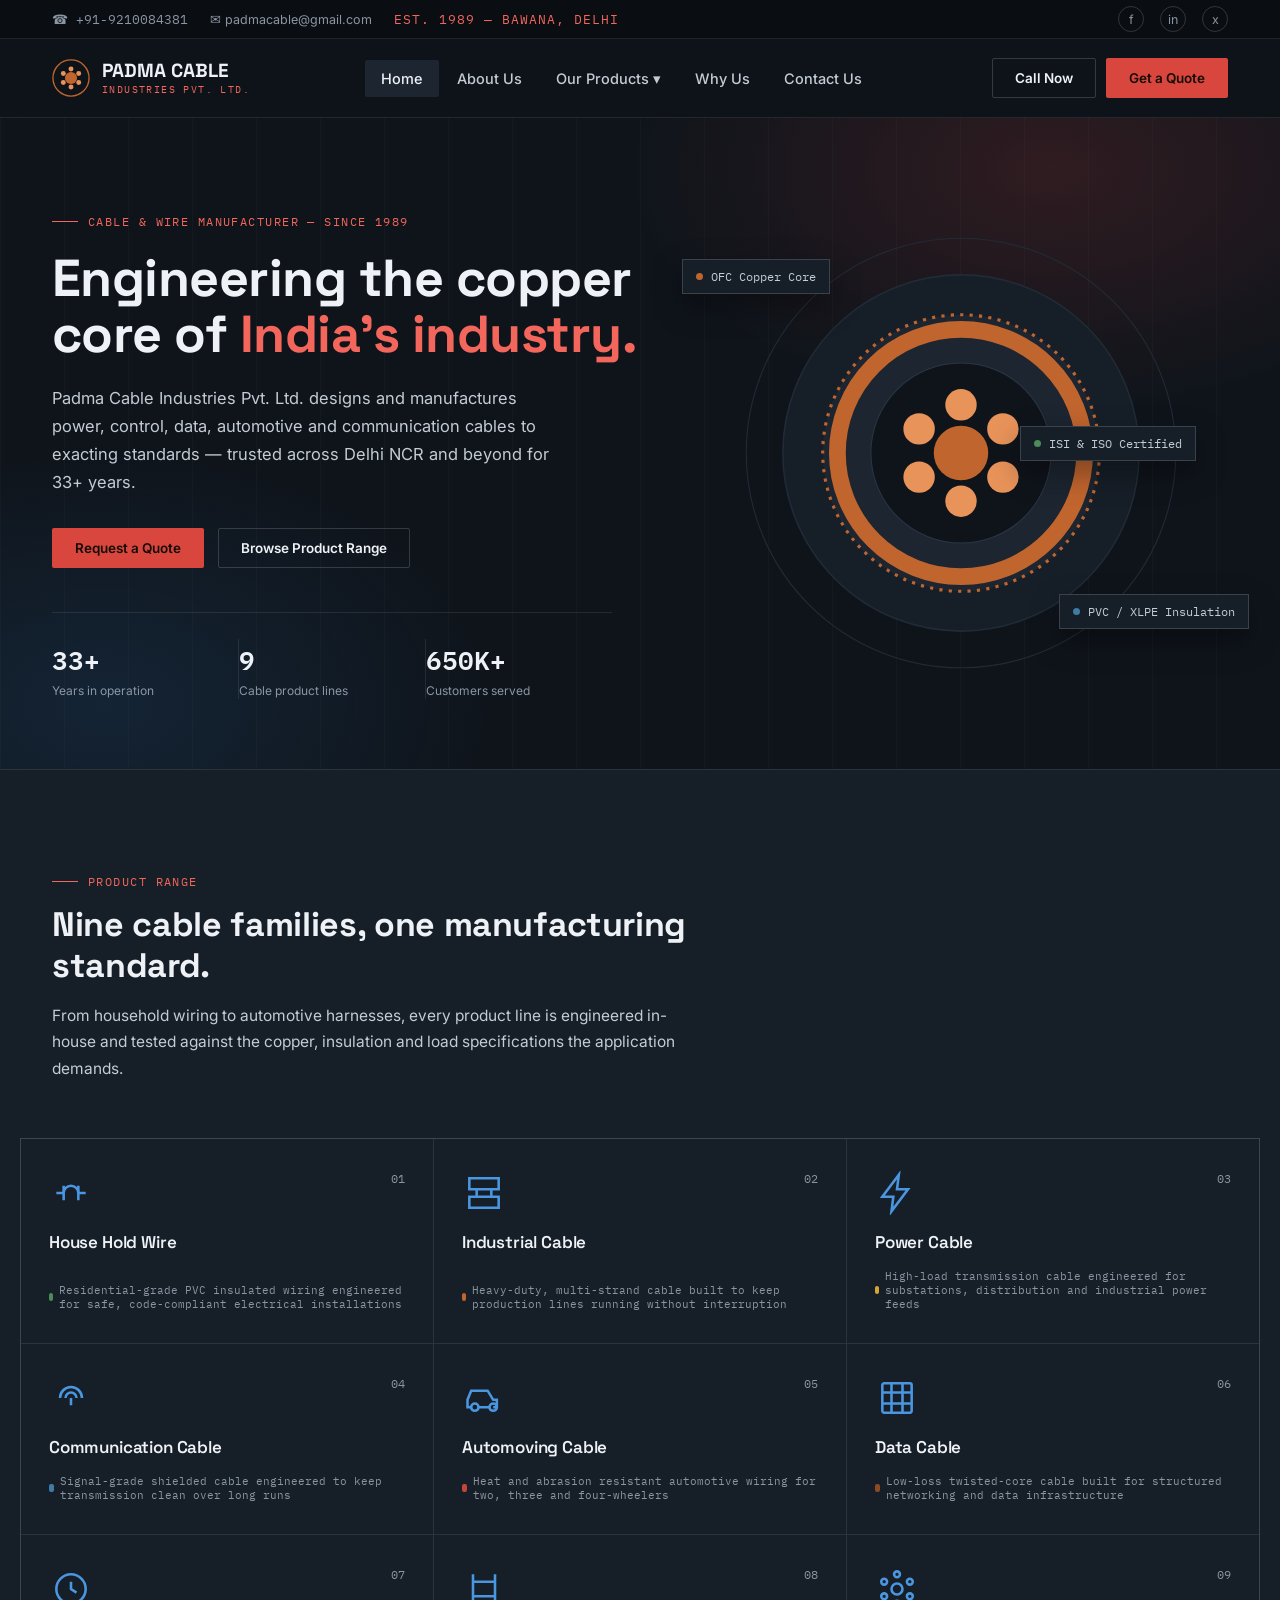
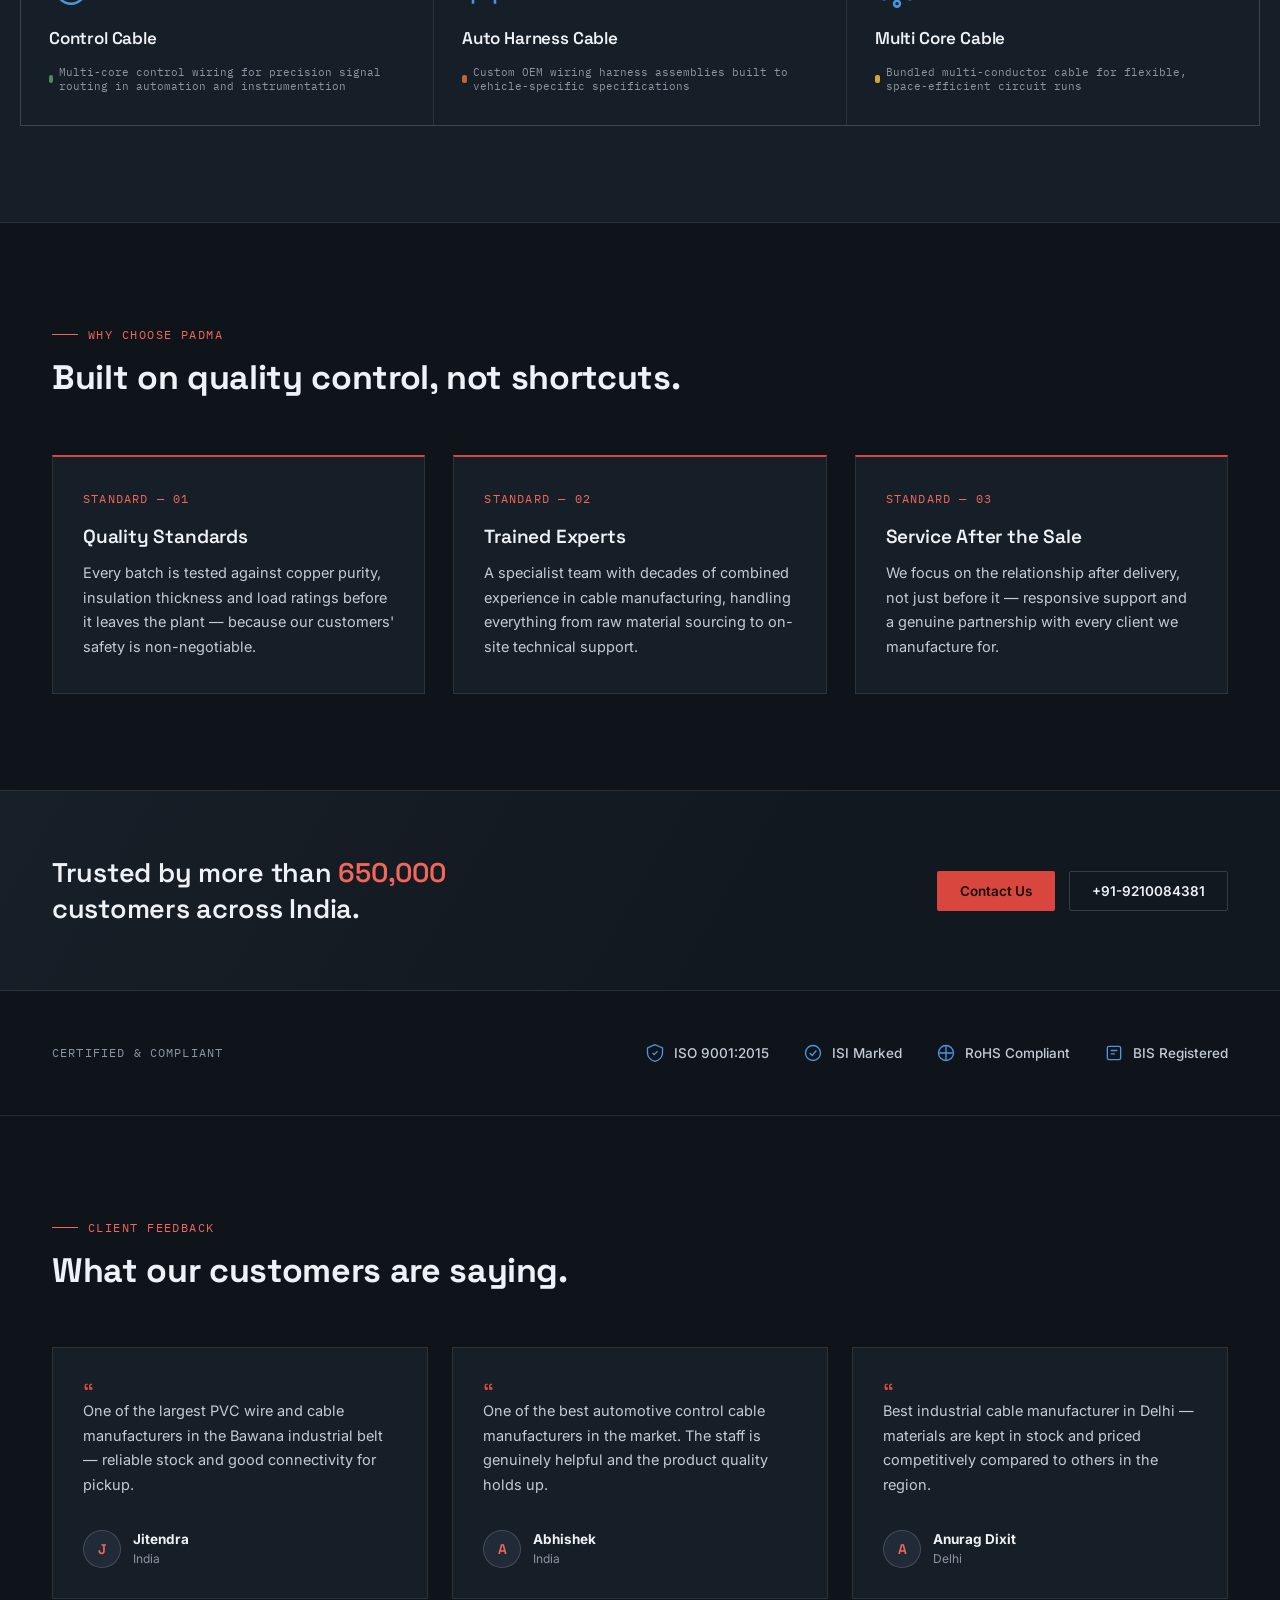
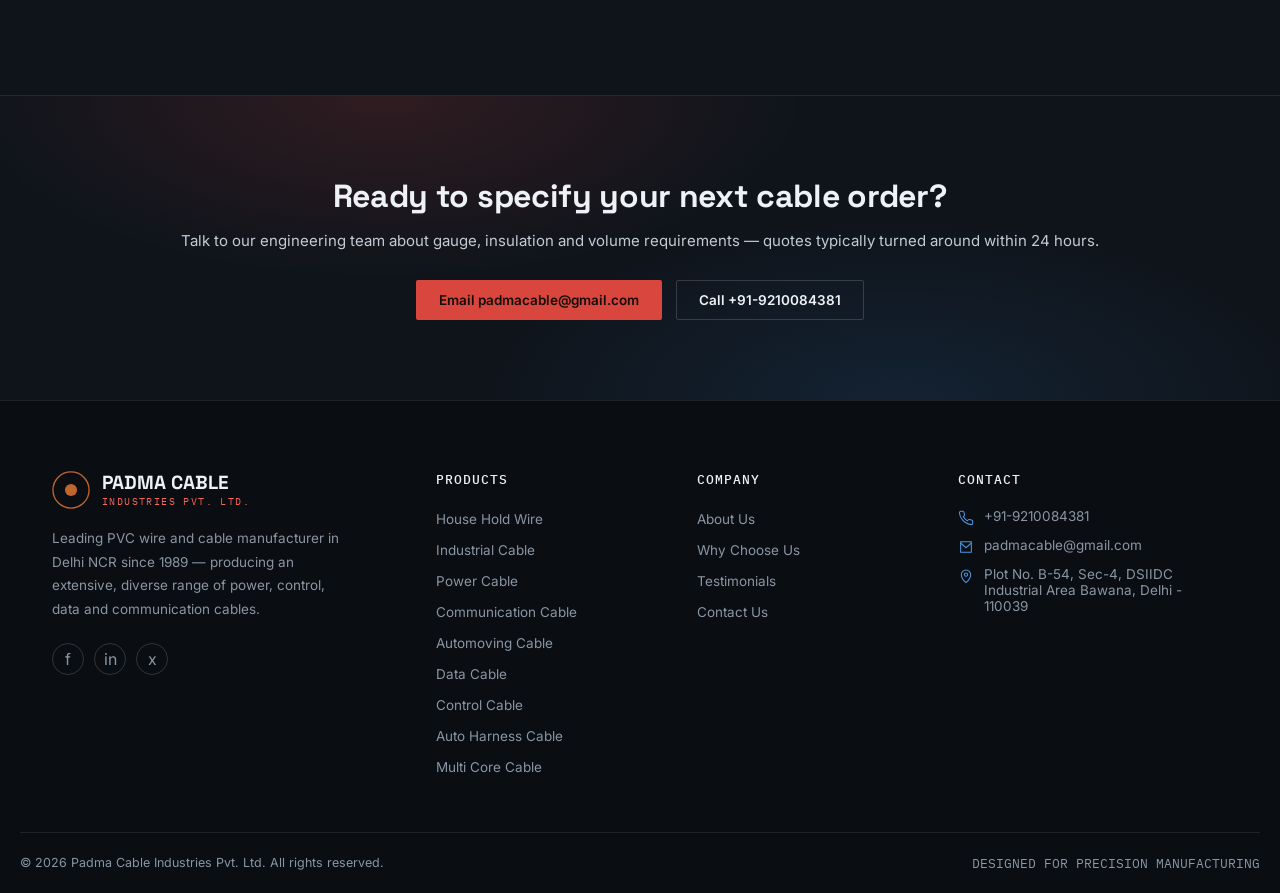
<file: padma-cable-site/index.html>
<!DOCTYPE html>
<html lang="en">
<head>
<meta charset="UTF-8">
<meta name="viewport" content="width=device-width, initial-scale=1.0, maximum-scale=1.0">
<title>Padma Cable Industries Pvt. Ltd. | Cable Manufacturer and Supplier</title>
<meta name="description" content="Leading cable manufacturer and supplier in Delhi, India. PVC wire, data cable, communication, automotive, industrial, power, control &amp; multi core cables.">
<link rel="preconnect" href="https://fonts.googleapis.com">
<link rel="preconnect" href="https://fonts.gstatic.com" crossorigin>
<link href="https://fonts.googleapis.com/css2?family=Space+Grotesk:wght@400;500;600;700&family=Inter:wght@400;500;600;700;800&family=IBM+Plex+Mono:wght@400;500;600&display=swap" rel="stylesheet">
<link rel="stylesheet" href="style.css">

</head>
<body>
<div class="utility-bar">
  <div class="wrap">
    <div class="utility-left">
      <span class="mono">&#9742; +91-9210084381</span>
      <span>&#9993; padmacable@gmail.com</span>
      <span class="est-tag">EST. 1989 &mdash; BAWANA, DELHI</span>
    </div>
    <div class="utility-right">
      <a href="https://www.facebook.com/p/Padma-Cable-Industries-100066925981080/" aria-label="Facebook" target="_blank" rel="noopener">f</a>
      <a href="https://linkedin.com/" aria-label="LinkedIn" target="_blank" rel="noopener">in</a>
      <a href="https://twitter.com/" aria-label="Twitter" target="_blank" rel="noopener">x</a>
    </div>
  </div>
</div>
<header>
  <div class="wrap nav">
    <a class="logo" href="index.html">
      <svg class="logo-mark" viewBox="0 0 40 40" fill="none">
        <circle cx="20" cy="20" r="19" stroke="#C1652E" stroke-width="1.4"/>
        <circle cx="20" cy="20" r="6.4" fill="#C1652E"/>
        <circle cx="20" cy="10.6" r="2.6" fill="#E8935A"/>
        <circle cx="28.1" cy="15.3" r="2.6" fill="#E8935A"/>
        <circle cx="28.1" cy="24.7" r="2.6" fill="#E8935A"/>
        <circle cx="20" cy="29.4" r="2.6" fill="#E8935A"/>
        <circle cx="11.9" cy="24.7" r="2.6" fill="#E8935A"/>
        <circle cx="11.9" cy="15.3" r="2.6" fill="#E8935A"/>
      </svg>
      <div class="logo-text">PADMA CABLE<span>INDUSTRIES PVT. LTD.</span></div>
    </a>

    <nav class="primary-nav">
      <ul>
        <li><a href="index.html" class="active">Home</a></li>
        <li><a href="about.html">About Us</a></li>
        <li class="has-drop">
          <a href="index.html#products">Our Products &#9662;</a>
          <div class="dropdown">
            <a href="house-hold-wire.html"><i></i>House Hold Wire</a>
            <a href="industrial-cable.html"><i></i>Industrial Cable</a>
            <a href="power-cable.html"><i></i>Power Cable</a>
            <a href="communication-cable.html"><i></i>Communication Cable</a>
            <a href="automoving-cable.html"><i></i>Automoving Cable</a>
            <a href="data-cable.html"><i></i>Data Cable</a>
            <a href="control-cable.html"><i></i>Control Cable</a>
            <a href="auto-harness-cable.html"><i></i>Auto Harness Cable</a>
            <a href="multi-core-cable.html"><i></i>Multi Core Cable</a>
          </div>
        </li>
        <li><a href="index.html#why">Why Us</a></li>
        <li><a href="contact.html">Contact Us</a></li>
      </ul>
    </nav>

    <div class="nav-cta">
      <a class="btn btn-ghost" href="tel:+919210084381">Call Now</a>
      <a class="btn btn-primary" href="contact.html">Get a Quote</a>
      <button class="burger" id="burgerBtn" aria-label="Open menu">
        <svg width="24" height="24" viewBox="0 0 24 24" fill="none" stroke="currentColor" stroke-width="2"><line x1="3" y1="6" x2="21" y2="6"/><line x1="3" y1="12" x2="21" y2="12"/><line x1="3" y1="18" x2="21" y2="18"/></svg>
      </button>
    </div>
  </div>
</header>

<div class="scrim" id="scrim"></div>
<div class="mobile-nav" id="mobileNav">
  <button class="close-btn" id="closeNav" aria-label="Close menu">&#10005;</button>
  <ul>
    <li><a href="index.html">Home</a></li>
    <li><a href="about.html">About Us</a></li>
    <li><a href="index.html#products">Our Products</a></li>
    <li><a href="index.html#why">Why Us</a></li>
    <li><a href="contact.html">Contact Us</a></li>
  </ul>
</div>
<section class="hero" id="top">
  <div class="wrap hero-grid">
    <div>
      <div class="eyebrow">Cable &amp; Wire Manufacturer &mdash; Since 1989</div>
      <h1>Engineering the copper core of <em>India's industry.</em></h1>
      <p class="lead">Padma Cable Industries Pvt. Ltd. designs and manufactures power, control, data, automotive and communication cables to exacting standards &mdash; trusted across Delhi NCR and beyond for 33+ years.</p>
      <div class="hero-actions">
        <a class="btn btn-primary" href="contact.html">Request a Quote</a>
        <a class="btn btn-ghost" href="#products">Browse Product Range</a>
      </div>
      <div class="hero-stats">
        <div><b class="mono">33+</b><span>Years in operation</span></div>
        <div><b class="mono">9</b><span>Cable product lines</span></div>
        <div><b class="mono">650K+</b><span>Customers served</span></div>
      </div>
    </div>

    <div class="hero-visual">
      <svg viewBox="0 0 420 420" fill="none">
        <circle cx="210" cy="210" r="205" stroke="#212B37" stroke-width="1"/>
        <circle cx="210" cy="210" r="170" fill="#161E27" stroke="#212B37" stroke-width="1.5"/>
        <circle cx="210" cy="210" r="132" fill="#1C2530" stroke="#C1652E" stroke-width="3" stroke-dasharray="3 6"/>
        <circle cx="210" cy="210" r="118" fill="none" stroke="#C1652E" stroke-width="16"/>
        <circle cx="210" cy="210" r="86" fill="#0F141B" stroke="#2A3644" stroke-width="1"/>
        <g>
          <circle cx="210" cy="210" r="26" fill="#C1652E"/>
          <circle cx="210" cy="164" r="15" fill="#E8935A"/>
          <circle cx="250" cy="187" r="15" fill="#E8935A"/>
          <circle cx="250" cy="233" r="15" fill="#E8935A"/>
          <circle cx="210" cy="256" r="15" fill="#E8935A"/>
          <circle cx="170" cy="233" r="15" fill="#E8935A"/>
          <circle cx="170" cy="187" r="15" fill="#E8935A"/>
        </g>
      </svg>
      <div class="spec-chip chip-1"><i style="background:#C1652E"></i>OFC Copper Core</div>
      <div class="spec-chip chip-2"><i style="background:#3E7CA6"></i>PVC / XLPE Insulation</div>
      <div class="spec-chip chip-3"><i style="background:#4C8C5B"></i>ISI &amp; ISO Certified</div>
    </div>
  </div>
</section>

<section class="products" id="products">
  <div class="wrap">
    <div class="section-head reveal">
      <div class="eyebrow">Product Range</div>
      <h2>Nine cable families, one manufacturing standard.</h2>
      <p>From household wiring to automotive harnesses, every product line is engineered in-house and tested against the copper, insulation and load specifications the application demands.</p>
    </div>
  </div>
  <div class="wrap" style="padding:0;">
    <div class="product-grid">
      <div class="product-card reveal">
        <div class="product-top">
          <svg class="product-icon" viewBox="0 0 24 24" fill="none" stroke="currentColor" stroke-width="1.4"><path d="M4 12h4M16 12h4M8 12a4 4 0 0 1 8 0"/><path d="M8 8v8M16 8v8"/></svg>
          <span class="product-index mono">01</span>
        </div>
        <h3>House Hold Wire</h3>
        <span class="core-tag"><i style="background:#4C8C5B"></i>Residential-grade PVC insulated wiring engineered for safe, code-compliant electrical installations</span>
        <a class="card-link" href="house-hold-wire.html"></a>
        <svg class="arrow" width="16" height="16" viewBox="0 0 24 24" fill="none" stroke="currentColor" stroke-width="2"><path d="M7 17 17 7M7 7h10v10"/></svg>
      </div>
      <div class="product-card reveal">
        <div class="product-top">
          <svg class="product-icon" viewBox="0 0 24 24" fill="none" stroke="currentColor" stroke-width="1.4"><path d="M4 4h16v6H4zM4 14h16v6H4z"/><path d="M8 10v4M16 10v4"/></svg>
          <span class="product-index mono">02</span>
        </div>
        <h3>Industrial Cable</h3>
        <span class="core-tag"><i style="background:#C1652E"></i>Heavy-duty, multi-strand cable built to keep production lines running without interruption</span>
        <a class="card-link" href="industrial-cable.html"></a>
        <svg class="arrow" width="16" height="16" viewBox="0 0 24 24" fill="none" stroke="currentColor" stroke-width="2"><path d="M7 17 17 7M7 7h10v10"/></svg>
      </div>
      <div class="product-card reveal">
        <div class="product-top">
          <svg class="product-icon" viewBox="0 0 24 24" fill="none" stroke="currentColor" stroke-width="1.4"><path d="M13 2 4 14h6l-1 8 9-12h-6z"/></svg>
          <span class="product-index mono">03</span>
        </div>
        <h3>Power Cable</h3>
        <span class="core-tag"><i style="background:#D6A431"></i>High-load transmission cable engineered for substations, distribution and industrial power feeds</span>
        <a class="card-link" href="power-cable.html"></a>
        <svg class="arrow" width="16" height="16" viewBox="0 0 24 24" fill="none" stroke="currentColor" stroke-width="2"><path d="M7 17 17 7M7 7h10v10"/></svg>
      </div>
      <div class="product-card reveal">
        <div class="product-top">
          <svg class="product-icon" viewBox="0 0 24 24" fill="none" stroke="currentColor" stroke-width="1.4"><path d="M6 12a6 6 0 0 1 12 0M9 12a3 3 0 0 1 6 0M12 12v4"/></svg>
          <span class="product-index mono">04</span>
        </div>
        <h3>Communication Cable</h3>
        <span class="core-tag"><i style="background:#3E7CA6"></i>Signal-grade shielded cable engineered to keep transmission clean over long runs</span>
        <a class="card-link" href="communication-cable.html"></a>
        <svg class="arrow" width="16" height="16" viewBox="0 0 24 24" fill="none" stroke="currentColor" stroke-width="2"><path d="M7 17 17 7M7 7h10v10"/></svg>
      </div>
      <div class="product-card reveal">
        <div class="product-top">
          <svg class="product-icon" viewBox="0 0 24 24" fill="none" stroke="currentColor" stroke-width="1.4"><circle cx="7" cy="17" r="2"/><circle cx="17" cy="17" r="2"/><path d="M5 17H3v-4l2-5h9l3 5h2v4h-2M9 17h6"/></svg>
          <span class="product-index mono">05</span>
        </div>
        <h3>Automoving Cable</h3>
        <span class="core-tag"><i style="background:#C4453A"></i>Heat and abrasion resistant automotive wiring for two, three and four-wheelers</span>
        <a class="card-link" href="automoving-cable.html"></a>
        <svg class="arrow" width="16" height="16" viewBox="0 0 24 24" fill="none" stroke="currentColor" stroke-width="2"><path d="M7 17 17 7M7 7h10v10"/></svg>
      </div>
      <div class="product-card reveal">
        <div class="product-top">
          <svg class="product-icon" viewBox="0 0 24 24" fill="none" stroke="currentColor" stroke-width="1.4"><rect x="4" y="4" width="16" height="16" rx="1"/><path d="M9 4v16M15 4v16M4 9h16M4 15h16"/></svg>
          <span class="product-index mono">06</span>
        </div>
        <h3>Data Cable</h3>
        <span class="core-tag"><i style="background:#8A4A24"></i>Low-loss twisted-core cable built for structured networking and data infrastructure</span>
        <a class="card-link" href="data-cable.html"></a>
        <svg class="arrow" width="16" height="16" viewBox="0 0 24 24" fill="none" stroke="currentColor" stroke-width="2"><path d="M7 17 17 7M7 7h10v10"/></svg>
      </div>
      <div class="product-card reveal">
        <div class="product-top">
          <svg class="product-icon" viewBox="0 0 24 24" fill="none" stroke="currentColor" stroke-width="1.4"><circle cx="12" cy="12" r="8"/><path d="M12 8v4l3 2"/></svg>
          <span class="product-index mono">07</span>
        </div>
        <h3>Control Cable</h3>
        <span class="core-tag"><i style="background:#4C8C5B"></i>Multi-core control wiring for precision signal routing in automation and instrumentation</span>
        <a class="card-link" href="control-cable.html"></a>
        <svg class="arrow" width="16" height="16" viewBox="0 0 24 24" fill="none" stroke="currentColor" stroke-width="2"><path d="M7 17 17 7M7 7h10v10"/></svg>
      </div>
      <div class="product-card reveal">
        <div class="product-top">
          <svg class="product-icon" viewBox="0 0 24 24" fill="none" stroke="currentColor" stroke-width="1.4"><path d="M6 4v16M18 4v16M6 8h12M6 16h12"/></svg>
          <span class="product-index mono">08</span>
        </div>
        <h3>Auto Harness Cable</h3>
        <span class="core-tag"><i style="background:#C1652E"></i>Custom OEM wiring harness assemblies built to vehicle-specific specifications</span>
        <a class="card-link" href="auto-harness-cable.html"></a>
        <svg class="arrow" width="16" height="16" viewBox="0 0 24 24" fill="none" stroke="currentColor" stroke-width="2"><path d="M7 17 17 7M7 7h10v10"/></svg>
      </div>
      <div class="product-card reveal">
        <div class="product-top">
          <svg class="product-icon" viewBox="0 0 24 24" fill="none" stroke="currentColor" stroke-width="1.4"><circle cx="12" cy="12" r="3"/><circle cx="12" cy="4" r="1.6"/><circle cx="19" cy="8" r="1.6"/><circle cx="19" cy="16" r="1.6"/><circle cx="12" cy="20" r="1.6"/><circle cx="5" cy="16" r="1.6"/><circle cx="5" cy="8" r="1.6"/></svg>
          <span class="product-index mono">09</span>
        </div>
        <h3>Multi Core Cable</h3>
        <span class="core-tag"><i style="background:#D6A431"></i>Bundled multi-conductor cable for flexible, space-efficient circuit runs</span>
        <a class="card-link" href="multi-core-cable.html"></a>
        <svg class="arrow" width="16" height="16" viewBox="0 0 24 24" fill="none" stroke="currentColor" stroke-width="2"><path d="M7 17 17 7M7 7h10v10"/></svg>
      </div>
    </div>
  </div>
</section>

<section id="why">
  <div class="wrap">
    <div class="section-head reveal">
      <div class="eyebrow">Why Choose Padma</div>
      <h2>Built on quality control, not shortcuts.</h2>
    </div>
    <div class="why-grid">
      <div class="why-card reveal">
        <span class="why-num">STANDARD &mdash; 01</span>
        <h3>Quality Standards</h3>
        <p>Every batch is tested against copper purity, insulation thickness and load ratings before it leaves the plant &mdash; because our customers' safety is non-negotiable.</p>
      </div>
      <div class="why-card reveal">
        <span class="why-num">STANDARD &mdash; 02</span>
        <h3>Trained Experts</h3>
        <p>A specialist team with decades of combined experience in cable manufacturing, handling everything from raw material sourcing to on-site technical support.</p>
      </div>
      <div class="why-card reveal">
        <span class="why-num">STANDARD &mdash; 03</span>
        <h3>Service After the Sale</h3>
        <p>We focus on the relationship after delivery, not just before it &mdash; responsive support and a genuine partnership with every client we manufacture for.</p>
      </div>
    </div>
  </div>
</section>

<section class="trust-banner" id="about">
  <div class="wrap">
    <div class="trust-flex">
      <h2>Trusted by more than <span style="color:var(--copper-bright)">650,000</span> customers across India.</h2>
      <div class="btn-row">
        <a class="btn btn-primary" href="contact.html">Contact Us</a>
        <a class="btn btn-ghost" href="tel:+919210084381">+91-9210084381</a>
      </div>
    </div>
  </div>
</section>

<section class="certs">
  <div class="wrap certs-inner">
    <span class="certs-label">CERTIFIED &amp; COMPLIANT</span>
    <div class="cert-list">
      <div class="cert-item"><svg viewBox="0 0 24 24" fill="none" stroke="currentColor" stroke-width="1.6"><path d="M12 2 3 6v6c0 5 4 9 9 10 5-1 9-5 9-10V6z"/><path d="m9 12 2 2 4-4"/></svg>ISO 9001:2015</div>
      <div class="cert-item"><svg viewBox="0 0 24 24" fill="none" stroke="currentColor" stroke-width="1.6"><circle cx="12" cy="12" r="9"/><path d="m8 12 3 3 5-6"/></svg>ISI Marked</div>
      <div class="cert-item"><svg viewBox="0 0 24 24" fill="none" stroke="currentColor" stroke-width="1.6"><path d="M4 12h16M12 4v16"/><circle cx="12" cy="12" r="9"/></svg>RoHS Compliant</div>
      <div class="cert-item"><svg viewBox="0 0 24 24" fill="none" stroke="currentColor" stroke-width="1.6"><rect x="4" y="4" width="16" height="16" rx="2"/><path d="M8 9h8M8 13h5"/></svg>BIS Registered</div>
    </div>
  </div>
</section>

<section id="testimonials">
  <div class="wrap">
    <div class="section-head reveal">
      <div class="eyebrow">Client Feedback</div>
      <h2>What our customers are saying.</h2>
    </div>
    <div class="testi-grid">
      <div class="testi-card reveal">
        <p class="testi-quote">One of the largest PVC wire and cable manufacturers in the Bawana industrial belt &mdash; reliable stock and good connectivity for pickup.</p>
        <div class="testi-person"><div class="testi-avatar">J</div><div><b>Jitendra</b><span>India</span></div></div>
      </div>
      <div class="testi-card reveal">
        <p class="testi-quote">One of the best automotive control cable manufacturers in the market. The staff is genuinely helpful and the product quality holds up.</p>
        <div class="testi-person"><div class="testi-avatar">A</div><div><b>Abhishek</b><span>India</span></div></div>
      </div>
      <div class="testi-card reveal">
        <p class="testi-quote">Best industrial cable manufacturer in Delhi &mdash; materials are kept in stock and priced competitively compared to others in the region.</p>
        <div class="testi-person"><div class="testi-avatar">A</div><div><b>Anurag Dixit</b><span>Delhi</span></div></div>
      </div>
    </div>
  </div>
</section>

<section class="cta-band" id="contact">
  <div class="wrap">
    <h2>Ready to specify your next cable order?</h2>
    <p>Talk to our engineering team about gauge, insulation and volume requirements &mdash; quotes typically turned around within 24 hours.</p>
    <div class="btn-row">
      <a class="btn btn-primary" href="mailto:padmacable@gmail.com">Email padmacable@gmail.com</a>
      <a class="btn btn-ghost" href="tel:+919210084381">Call +91-9210084381</a>
    </div>
  </div>
</section>
<footer>
  <div class="wrap footer-grid">
    <div class="footer-brand">
      <div class="logo">
        <svg class="logo-mark" viewBox="0 0 40 40" fill="none">
          <circle cx="20" cy="20" r="19" stroke="#C1652E" stroke-width="1.4"/>
          <circle cx="20" cy="20" r="6.4" fill="#C1652E"/>
        </svg>
        <div class="logo-text">PADMA CABLE<span>INDUSTRIES PVT. LTD.</span></div>
      </div>
      <p>Leading PVC wire and cable manufacturer in Delhi NCR since 1989 &mdash; producing an extensive, diverse range of power, control, data and communication cables.</p>
      <div class="footer-social">
        <a href="https://www.facebook.com/p/Padma-Cable-Industries-100066925981080/" target="_blank" rel="noopener" aria-label="Facebook">f</a>
        <a href="https://linkedin.com/" target="_blank" rel="noopener" aria-label="LinkedIn">in</a>
        <a href="https://twitter.com/" target="_blank" rel="noopener" aria-label="Twitter">x</a>
      </div>
    </div>
    <div class="footer-col">
      <h4>Products</h4>
      <ul>
        <li><a href="house-hold-wire.html">House Hold Wire</a></li>
        <li><a href="industrial-cable.html">Industrial Cable</a></li>
        <li><a href="power-cable.html">Power Cable</a></li>
        <li><a href="communication-cable.html">Communication Cable</a></li>
        <li><a href="automoving-cable.html">Automoving Cable</a></li>
        <li><a href="data-cable.html">Data Cable</a></li>
        <li><a href="control-cable.html">Control Cable</a></li>
        <li><a href="auto-harness-cable.html">Auto Harness Cable</a></li>
        <li><a href="multi-core-cable.html">Multi Core Cable</a></li>
      </ul>
    </div>
    <div class="footer-col">
      <h4>Company</h4>
      <ul>
        <li><a href="about.html">About Us</a></li>
        <li><a href="index.html#why">Why Choose Us</a></li>
        <li><a href="index.html#testimonials">Testimonials</a></li>
        <li><a href="contact.html">Contact Us</a></li>
      </ul>
    </div>
    <div class="footer-col">
      <h4>Contact</h4>
      <ul class="footer-contact">
        <li><svg viewBox="0 0 24 24" fill="none" stroke="currentColor" stroke-width="1.6"><path d="M22 16.9v3a2 2 0 0 1-2.2 2 19.8 19.8 0 0 1-8.6-3.1 19.5 19.5 0 0 1-6-6A19.8 19.8 0 0 1 2.1 4.2 2 2 0 0 1 4.1 2h3a2 2 0 0 1 2 1.7c.1 1 .3 2 .6 2.9a2 2 0 0 1-.5 2.1L8 10a16 16 0 0 0 6 6l1.3-1.2a2 2 0 0 1 2.1-.5c.9.3 1.9.5 2.9.6a2 2 0 0 1 1.7 2z"/></svg>+91-9210084381</li>
        <li><svg viewBox="0 0 24 24" fill="none" stroke="currentColor" stroke-width="1.6"><path d="M4 4h16v16H4z"/><path d="m4 6 8 7 8-7"/></svg>padmacable@gmail.com</li>
        <li><svg viewBox="0 0 24 24" fill="none" stroke="currentColor" stroke-width="1.6"><path d="M12 22s7-6.3 7-12a7 7 0 1 0-14 0c0 5.7 7 12 7 12z"/><circle cx="12" cy="10" r="2.4"/></svg>Plot No. B-54, Sec-4, DSIIDC Industrial Area Bawana, Delhi - 110039</li>
      </ul>
    </div>
  </div>
  <div class="wrap footer-bottom">
    <span>&copy; 2026 Padma Cable Industries Pvt. Ltd. All rights reserved.</span>
    <span class="mono">DESIGNED FOR PRECISION MANUFACTURING</span>
  </div>
</footer>
<script>
  const els = document.querySelectorAll('.reveal');
  const io = new IntersectionObserver((entries)=>{
    entries.forEach(e=>{ if(e.isIntersecting){ e.target.classList.add('in'); io.unobserve(e.target); } });
  },{threshold:0.15});
  els.forEach(el=>io.observe(el));

  const burger = document.getElementById('burgerBtn');
  const mobileNav = document.getElementById('mobileNav');
  const scrim = document.getElementById('scrim');
  const closeNav = document.getElementById('closeNav');
  function openNav(){ mobileNav.classList.add('open'); scrim.classList.add('open'); }
  function shutNav(){ mobileNav.classList.remove('open'); scrim.classList.remove('open'); }
  burger.addEventListener('click', openNav);
  closeNav.addEventListener('click', shutNav);
  scrim.addEventListener('click', shutNav);
  mobileNav.querySelectorAll('a').forEach(a=>a.addEventListener('click', shutNav));
</script>
</body>
</html>
</file>
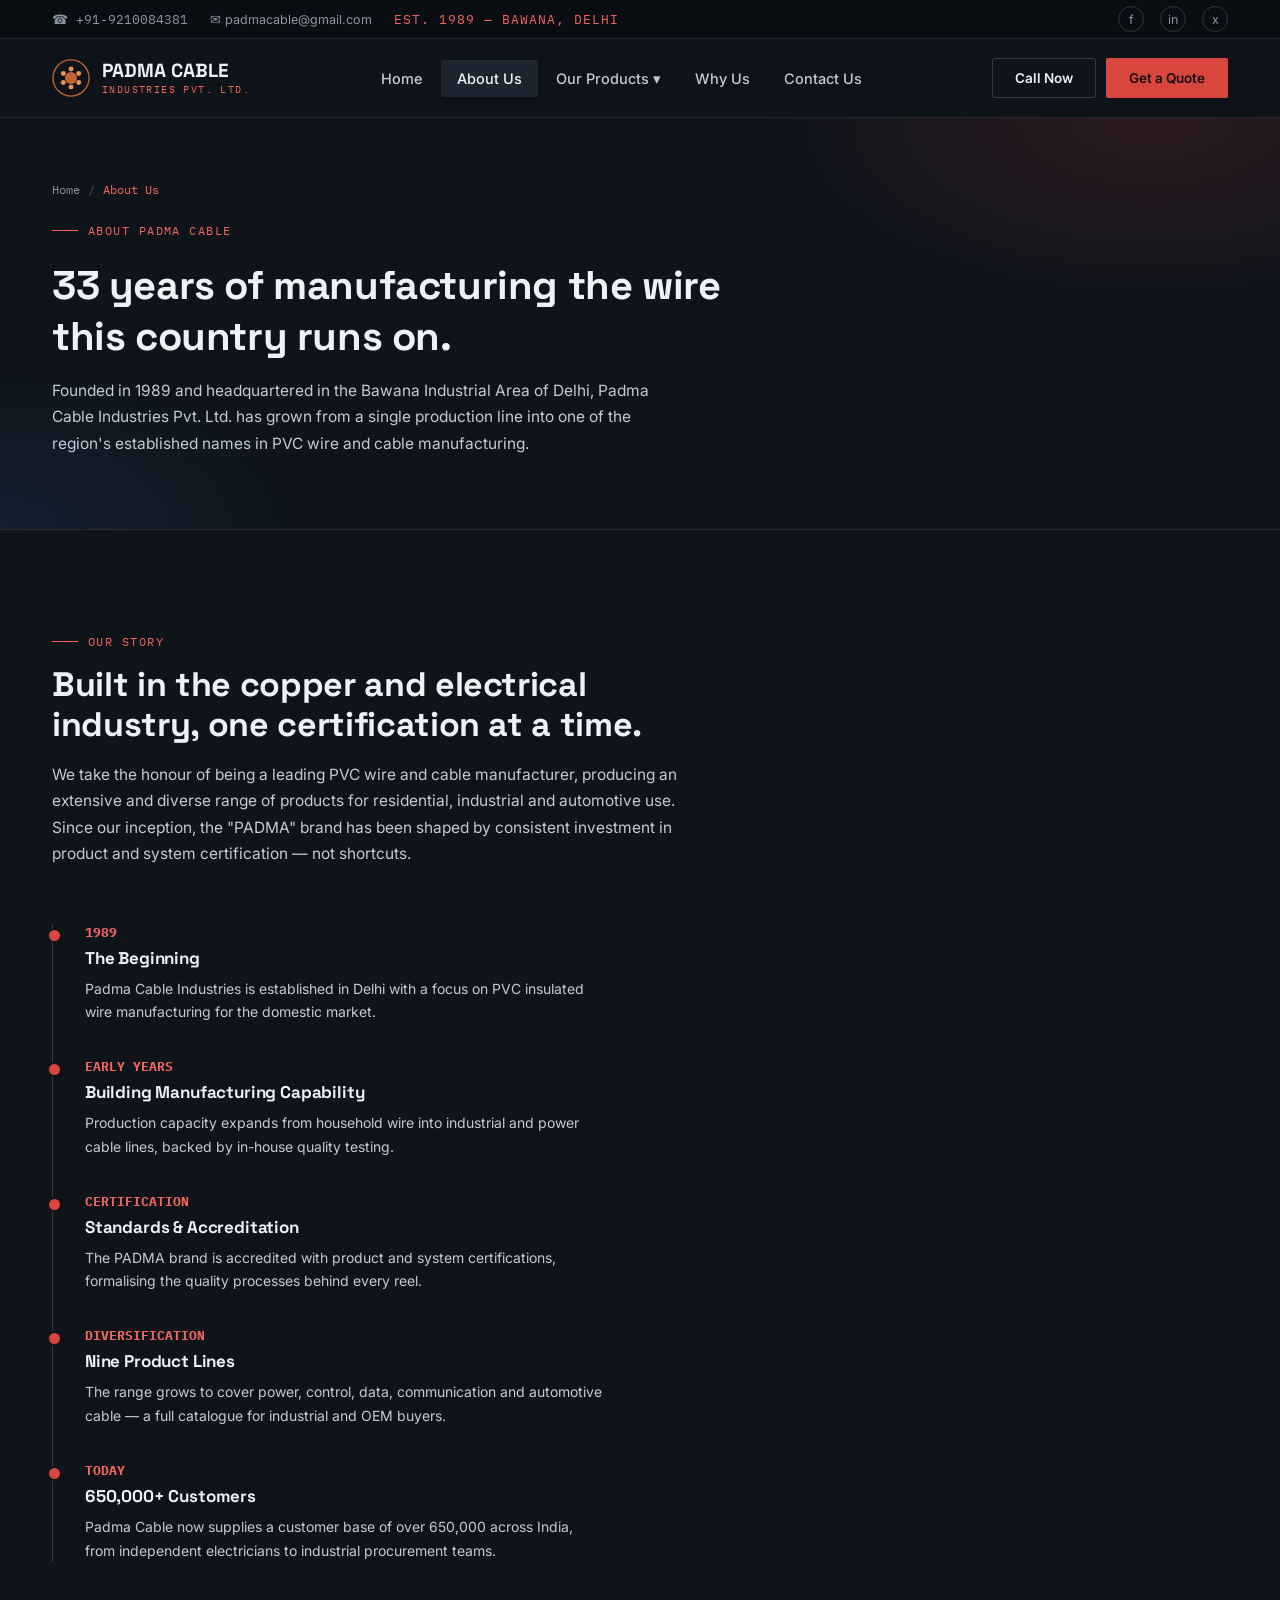
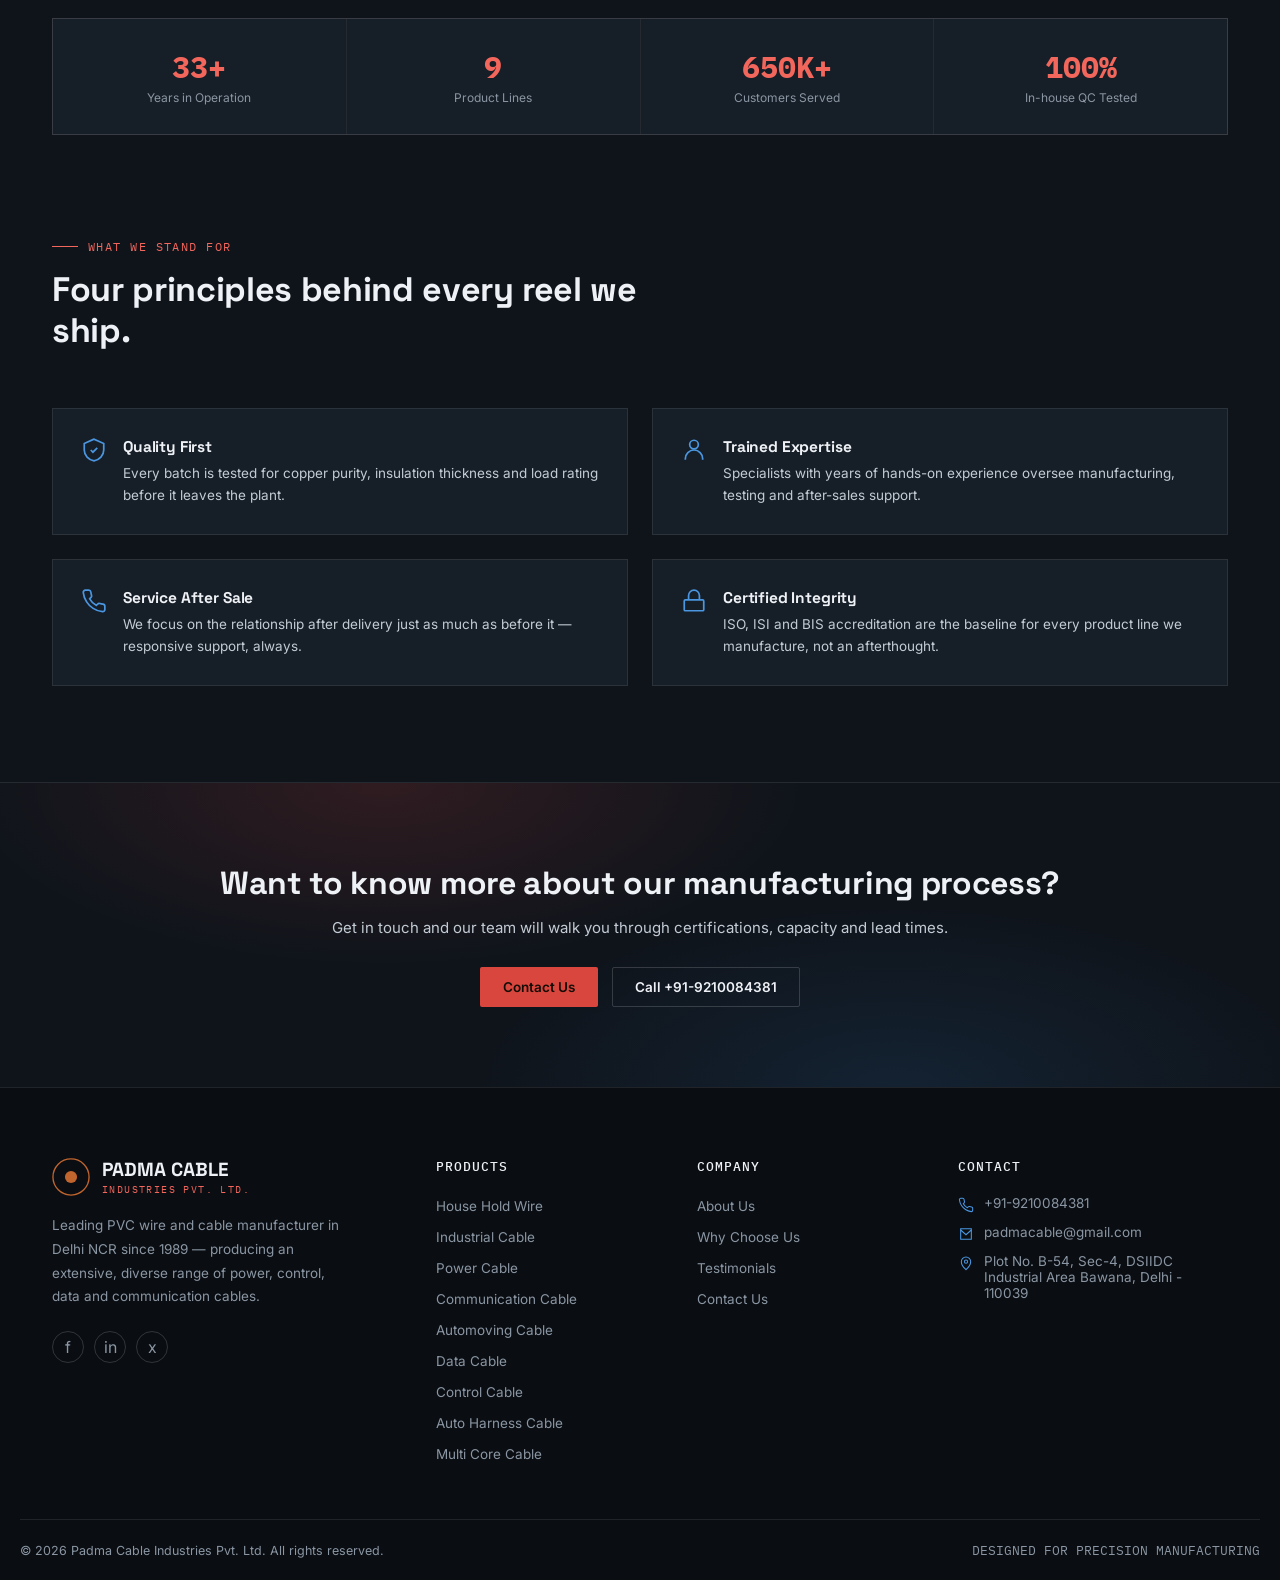
<file: padma-cable-site/about.html>
<!DOCTYPE html>
<html lang="en">
<head>
<meta charset="UTF-8">
<meta name="viewport" content="width=device-width, initial-scale=1.0, maximum-scale=1.0">
<title>About Us | Padma Cable Industries Pvt. Ltd.</title>
<meta name="description" content="33+ years of PVC wire and cable manufacturing in Delhi NCR. Learn about Padma Cable Industries' history, certifications and values.">
<link rel="preconnect" href="https://fonts.googleapis.com">
<link rel="preconnect" href="https://fonts.gstatic.com" crossorigin>
<link href="https://fonts.googleapis.com/css2?family=Space+Grotesk:wght@400;500;600;700&family=Inter:wght@400;500;600;700;800&family=IBM+Plex+Mono:wght@400;500;600&display=swap" rel="stylesheet">
<link rel="stylesheet" href="style.css">

</head>
<body>
<div class="utility-bar">
  <div class="wrap">
    <div class="utility-left">
      <span class="mono">&#9742; +91-9210084381</span>
      <span>&#9993; padmacable@gmail.com</span>
      <span class="est-tag">EST. 1989 &mdash; BAWANA, DELHI</span>
    </div>
    <div class="utility-right">
      <a href="https://www.facebook.com/p/Padma-Cable-Industries-100066925981080/" aria-label="Facebook" target="_blank" rel="noopener">f</a>
      <a href="https://linkedin.com/" aria-label="LinkedIn" target="_blank" rel="noopener">in</a>
      <a href="https://twitter.com/" aria-label="Twitter" target="_blank" rel="noopener">x</a>
    </div>
  </div>
</div>
<header>
  <div class="wrap nav">
    <a class="logo" href="index.html">
      <svg class="logo-mark" viewBox="0 0 40 40" fill="none">
        <circle cx="20" cy="20" r="19" stroke="#C1652E" stroke-width="1.4"/>
        <circle cx="20" cy="20" r="6.4" fill="#C1652E"/>
        <circle cx="20" cy="10.6" r="2.6" fill="#E8935A"/>
        <circle cx="28.1" cy="15.3" r="2.6" fill="#E8935A"/>
        <circle cx="28.1" cy="24.7" r="2.6" fill="#E8935A"/>
        <circle cx="20" cy="29.4" r="2.6" fill="#E8935A"/>
        <circle cx="11.9" cy="24.7" r="2.6" fill="#E8935A"/>
        <circle cx="11.9" cy="15.3" r="2.6" fill="#E8935A"/>
      </svg>
      <div class="logo-text">PADMA CABLE<span>INDUSTRIES PVT. LTD.</span></div>
    </a>

    <nav class="primary-nav">
      <ul>
        <li><a href="index.html">Home</a></li>
        <li><a href="about.html" class="active">About Us</a></li>
        <li class="has-drop">
          <a href="index.html#products">Our Products &#9662;</a>
          <div class="dropdown">
            <a href="house-hold-wire.html"><i></i>House Hold Wire</a>
            <a href="industrial-cable.html"><i></i>Industrial Cable</a>
            <a href="power-cable.html"><i></i>Power Cable</a>
            <a href="communication-cable.html"><i></i>Communication Cable</a>
            <a href="automoving-cable.html"><i></i>Automoving Cable</a>
            <a href="data-cable.html"><i></i>Data Cable</a>
            <a href="control-cable.html"><i></i>Control Cable</a>
            <a href="auto-harness-cable.html"><i></i>Auto Harness Cable</a>
            <a href="multi-core-cable.html"><i></i>Multi Core Cable</a>
          </div>
        </li>
        <li><a href="index.html#why">Why Us</a></li>
        <li><a href="contact.html">Contact Us</a></li>
      </ul>
    </nav>

    <div class="nav-cta">
      <a class="btn btn-ghost" href="tel:+919210084381">Call Now</a>
      <a class="btn btn-primary" href="contact.html">Get a Quote</a>
      <button class="burger" id="burgerBtn" aria-label="Open menu">
        <svg width="24" height="24" viewBox="0 0 24 24" fill="none" stroke="currentColor" stroke-width="2"><line x1="3" y1="6" x2="21" y2="6"/><line x1="3" y1="12" x2="21" y2="12"/><line x1="3" y1="18" x2="21" y2="18"/></svg>
      </button>
    </div>
  </div>
</header>

<div class="scrim" id="scrim"></div>
<div class="mobile-nav" id="mobileNav">
  <button class="close-btn" id="closeNav" aria-label="Close menu">&#10005;</button>
  <ul>
    <li><a href="index.html">Home</a></li>
    <li><a href="about.html">About Us</a></li>
    <li><a href="index.html#products">Our Products</a></li>
    <li><a href="index.html#why">Why Us</a></li>
    <li><a href="contact.html">Contact Us</a></li>
  </ul>
</div>
<section class="page-hero">
  <div class="wrap">
    <div class="breadcrumb"><a href="index.html">Home</a><span class="sep">/</span><span class="current">About Us</span></div>
    <div class="eyebrow">About Padma Cable</div>
    <h1>33 years of manufacturing the wire this country runs on.</h1>
    <p class="lead">Founded in 1989 and headquartered in the Bawana Industrial Area of Delhi, Padma Cable Industries Pvt. Ltd. has grown from a single production line into one of the region's established names in PVC wire and cable manufacturing.</p>
  </div>
</section>

<section>
  <div class="wrap">
    <div class="section-head reveal">
      <div class="eyebrow">Our Story</div>
      <h2>Built in the copper and electrical industry, one certification at a time.</h2>
      <p>We take the honour of being a leading PVC wire and cable manufacturer, producing an extensive and diverse range of products for residential, industrial and automotive use. Since our inception, the "PADMA" brand has been shaped by consistent investment in product and system certification &mdash; not shortcuts.</p>
    </div>
    <div class="timeline reveal">
      <div class="timeline-item">
        <b class="mono">1989</b>
        <h3>The Beginning</h3>
        <p>Padma Cable Industries is established in Delhi with a focus on PVC insulated wire manufacturing for the domestic market.</p>
      </div>
      <div class="timeline-item">
        <b class="mono">EARLY YEARS</b>
        <h3>Building Manufacturing Capability</h3>
        <p>Production capacity expands from household wire into industrial and power cable lines, backed by in-house quality testing.</p>
      </div>
      <div class="timeline-item">
        <b class="mono">CERTIFICATION</b>
        <h3>Standards &amp; Accreditation</h3>
        <p>The PADMA brand is accredited with product and system certifications, formalising the quality processes behind every reel.</p>
      </div>
      <div class="timeline-item">
        <b class="mono">DIVERSIFICATION</b>
        <h3>Nine Product Lines</h3>
        <p>The range grows to cover power, control, data, communication and automotive cable &mdash; a full catalogue for industrial and OEM buyers.</p>
      </div>
      <div class="timeline-item">
        <b class="mono">TODAY</b>
        <h3>650,000+ Customers</h3>
        <p>Padma Cable now supplies a customer base of over 650,000 across India, from independent electricians to industrial procurement teams.</p>
      </div>
    </div>

    <div class="stat-strip reveal">
      <div class="stat-box"><b>33+</b><span>Years in Operation</span></div>
      <div class="stat-box"><b>9</b><span>Product Lines</span></div>
      <div class="stat-box"><b>650K+</b><span>Customers Served</span></div>
      <div class="stat-box"><b>100%</b><span>In-house QC Tested</span></div>
    </div>
  </div>
</section>

<section style="padding-top:0;">
  <div class="wrap">
    <div class="section-head reveal">
      <div class="eyebrow">What We Stand For</div>
      <h2>Four principles behind every reel we ship.</h2>
    </div>
    <div class="value-grid reveal">
      <div class="value-card">
        <svg viewBox="0 0 24 24" fill="none" stroke="currentColor" stroke-width="1.6"><path d="M12 2 3 6v6c0 5 4 9 9 10 5-1 9-5 9-10V6z"/><path d="m9 12 2 2 4-4"/></svg>
        <div><h4>Quality First</h4><p>Every batch is tested for copper purity, insulation thickness and load rating before it leaves the plant.</p></div>
      </div>
      <div class="value-card">
        <svg viewBox="0 0 24 24" fill="none" stroke="currentColor" stroke-width="1.6"><circle cx="12" cy="7" r="4"/><path d="M4 21v-1a8 8 0 0 1 16 0v1"/></svg>
        <div><h4>Trained Expertise</h4><p>Specialists with years of hands-on experience oversee manufacturing, testing and after-sales support.</p></div>
      </div>
      <div class="value-card">
        <svg viewBox="0 0 24 24" fill="none" stroke="currentColor" stroke-width="1.6"><path d="M22 16.9v3a2 2 0 0 1-2.2 2 19.8 19.8 0 0 1-8.6-3.1 19.5 19.5 0 0 1-6-6A19.8 19.8 0 0 1 2.1 4.2 2 2 0 0 1 4.1 2h3a2 2 0 0 1 2 1.7c.1 1 .3 2 .6 2.9a2 2 0 0 1-.5 2.1L8 10a16 16 0 0 0 6 6l1.3-1.2a2 2 0 0 1 2.1-.5c.9.3 1.9.5 2.9.6a2 2 0 0 1 1.7 2z"/></svg>
        <div><h4>Service After Sale</h4><p>We focus on the relationship after delivery just as much as before it &mdash; responsive support, always.</p></div>
      </div>
      <div class="value-card">
        <svg viewBox="0 0 24 24" fill="none" stroke="currentColor" stroke-width="1.6"><rect x="3" y="11" width="18" height="10" rx="1"/><path d="M7 11V7a5 5 0 0 1 10 0v4"/></svg>
        <div><h4>Certified Integrity</h4><p>ISO, ISI and BIS accreditation are the baseline for every product line we manufacture, not an afterthought.</p></div>
      </div>
    </div>
  </div>
</section>

<section class="cta-band">
  <div class="wrap">
    <h2>Want to know more about our manufacturing process?</h2>
    <p>Get in touch and our team will walk you through certifications, capacity and lead times.</p>
    <div class="btn-row">
      <a class="btn btn-primary" href="contact.html">Contact Us</a>
      <a class="btn btn-ghost" href="tel:+919210084381">Call +91-9210084381</a>
    </div>
  </div>
</section>
<footer>
  <div class="wrap footer-grid">
    <div class="footer-brand">
      <div class="logo">
        <svg class="logo-mark" viewBox="0 0 40 40" fill="none">
          <circle cx="20" cy="20" r="19" stroke="#C1652E" stroke-width="1.4"/>
          <circle cx="20" cy="20" r="6.4" fill="#C1652E"/>
        </svg>
        <div class="logo-text">PADMA CABLE<span>INDUSTRIES PVT. LTD.</span></div>
      </div>
      <p>Leading PVC wire and cable manufacturer in Delhi NCR since 1989 &mdash; producing an extensive, diverse range of power, control, data and communication cables.</p>
      <div class="footer-social">
        <a href="https://www.facebook.com/p/Padma-Cable-Industries-100066925981080/" target="_blank" rel="noopener" aria-label="Facebook">f</a>
        <a href="https://linkedin.com/" target="_blank" rel="noopener" aria-label="LinkedIn">in</a>
        <a href="https://twitter.com/" target="_blank" rel="noopener" aria-label="Twitter">x</a>
      </div>
    </div>
    <div class="footer-col">
      <h4>Products</h4>
      <ul>
        <li><a href="house-hold-wire.html">House Hold Wire</a></li>
        <li><a href="industrial-cable.html">Industrial Cable</a></li>
        <li><a href="power-cable.html">Power Cable</a></li>
        <li><a href="communication-cable.html">Communication Cable</a></li>
        <li><a href="automoving-cable.html">Automoving Cable</a></li>
        <li><a href="data-cable.html">Data Cable</a></li>
        <li><a href="control-cable.html">Control Cable</a></li>
        <li><a href="auto-harness-cable.html">Auto Harness Cable</a></li>
        <li><a href="multi-core-cable.html">Multi Core Cable</a></li>
      </ul>
    </div>
    <div class="footer-col">
      <h4>Company</h4>
      <ul>
        <li><a href="about.html">About Us</a></li>
        <li><a href="index.html#why">Why Choose Us</a></li>
        <li><a href="index.html#testimonials">Testimonials</a></li>
        <li><a href="contact.html">Contact Us</a></li>
      </ul>
    </div>
    <div class="footer-col">
      <h4>Contact</h4>
      <ul class="footer-contact">
        <li><svg viewBox="0 0 24 24" fill="none" stroke="currentColor" stroke-width="1.6"><path d="M22 16.9v3a2 2 0 0 1-2.2 2 19.8 19.8 0 0 1-8.6-3.1 19.5 19.5 0 0 1-6-6A19.8 19.8 0 0 1 2.1 4.2 2 2 0 0 1 4.1 2h3a2 2 0 0 1 2 1.7c.1 1 .3 2 .6 2.9a2 2 0 0 1-.5 2.1L8 10a16 16 0 0 0 6 6l1.3-1.2a2 2 0 0 1 2.1-.5c.9.3 1.9.5 2.9.6a2 2 0 0 1 1.7 2z"/></svg>+91-9210084381</li>
        <li><svg viewBox="0 0 24 24" fill="none" stroke="currentColor" stroke-width="1.6"><path d="M4 4h16v16H4z"/><path d="m4 6 8 7 8-7"/></svg>padmacable@gmail.com</li>
        <li><svg viewBox="0 0 24 24" fill="none" stroke="currentColor" stroke-width="1.6"><path d="M12 22s7-6.3 7-12a7 7 0 1 0-14 0c0 5.7 7 12 7 12z"/><circle cx="12" cy="10" r="2.4"/></svg>Plot No. B-54, Sec-4, DSIIDC Industrial Area Bawana, Delhi - 110039</li>
      </ul>
    </div>
  </div>
  <div class="wrap footer-bottom">
    <span>&copy; 2026 Padma Cable Industries Pvt. Ltd. All rights reserved.</span>
    <span class="mono">DESIGNED FOR PRECISION MANUFACTURING</span>
  </div>
</footer>
<script>
  const els = document.querySelectorAll('.reveal');
  const io = new IntersectionObserver((entries)=>{
    entries.forEach(e=>{ if(e.isIntersecting){ e.target.classList.add('in'); io.unobserve(e.target); } });
  },{threshold:0.15});
  els.forEach(el=>io.observe(el));

  const burger = document.getElementById('burgerBtn');
  const mobileNav = document.getElementById('mobileNav');
  const scrim = document.getElementById('scrim');
  const closeNav = document.getElementById('closeNav');
  function openNav(){ mobileNav.classList.add('open'); scrim.classList.add('open'); }
  function shutNav(){ mobileNav.classList.remove('open'); scrim.classList.remove('open'); }
  burger.addEventListener('click', openNav);
  closeNav.addEventListener('click', shutNav);
  scrim.addEventListener('click', shutNav);
  mobileNav.querySelectorAll('a').forEach(a=>a.addEventListener('click', shutNav));
</script>
</body>
</html>
</file>
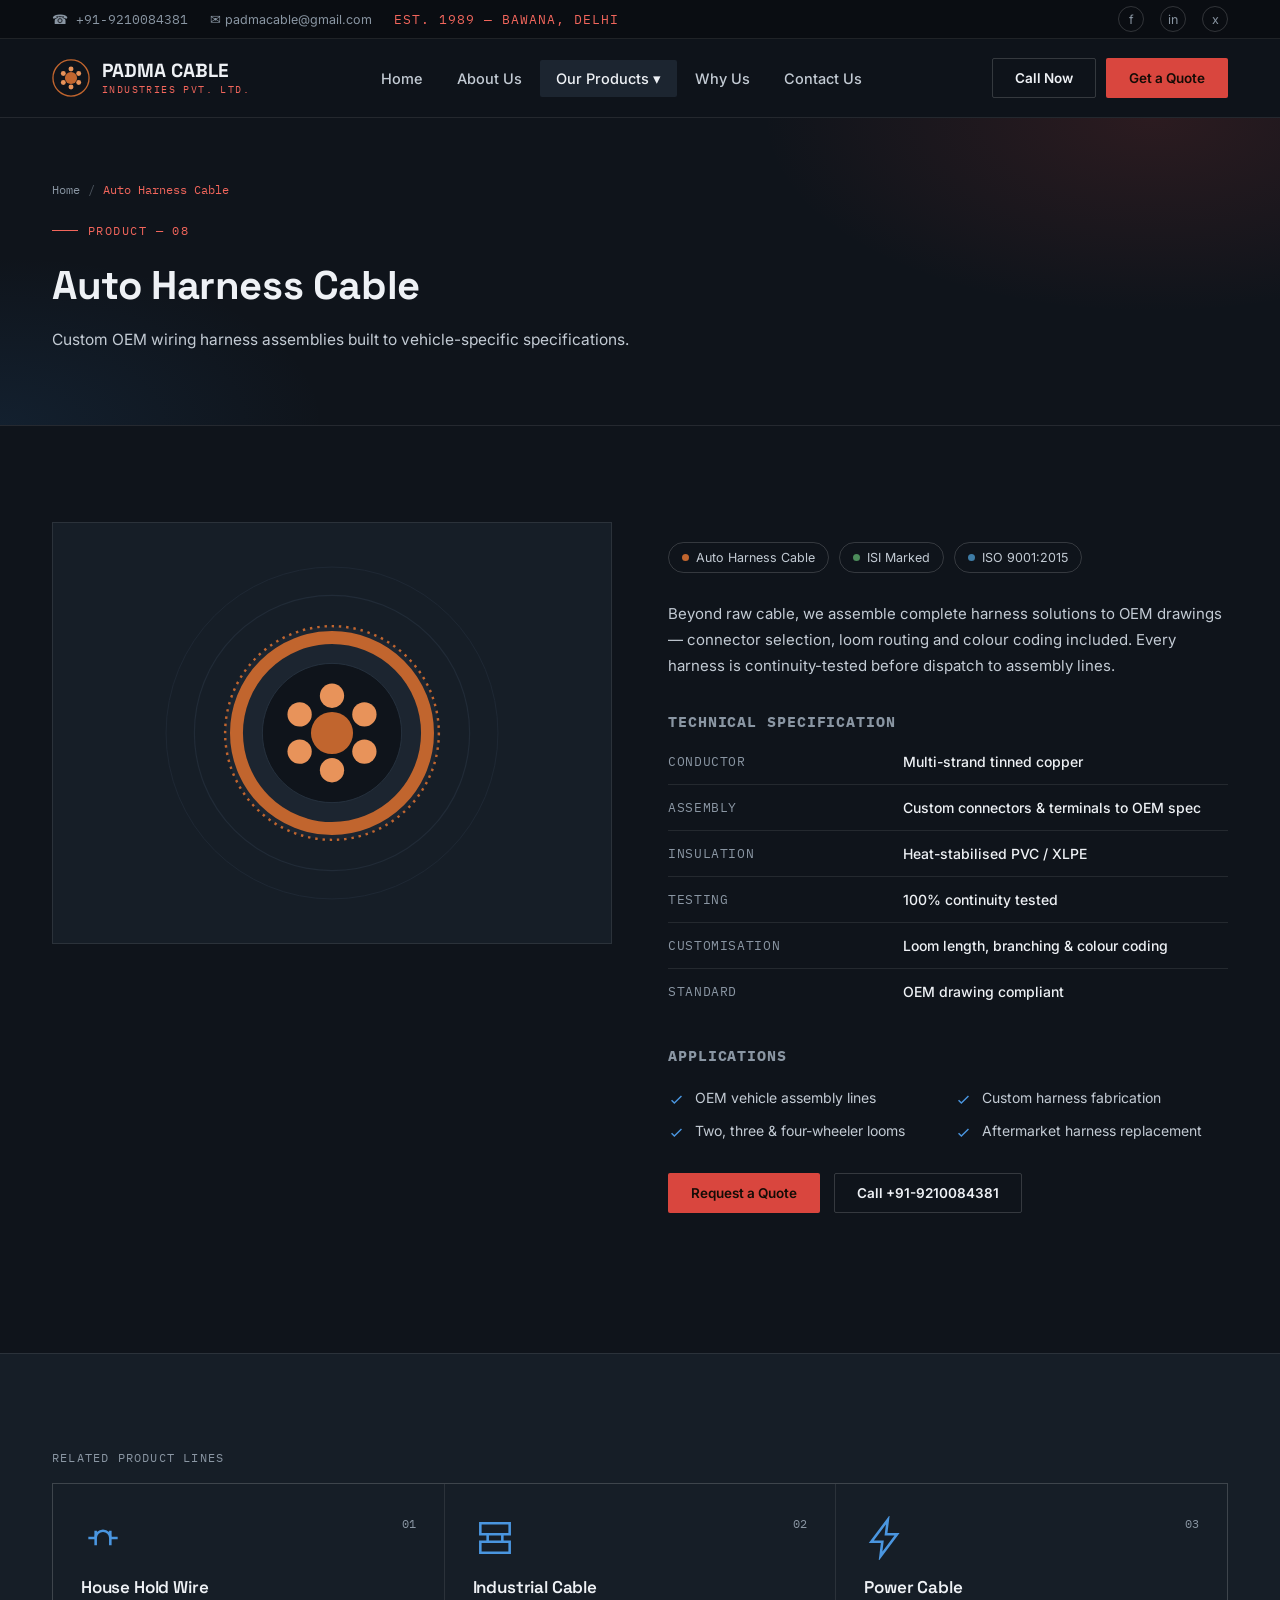
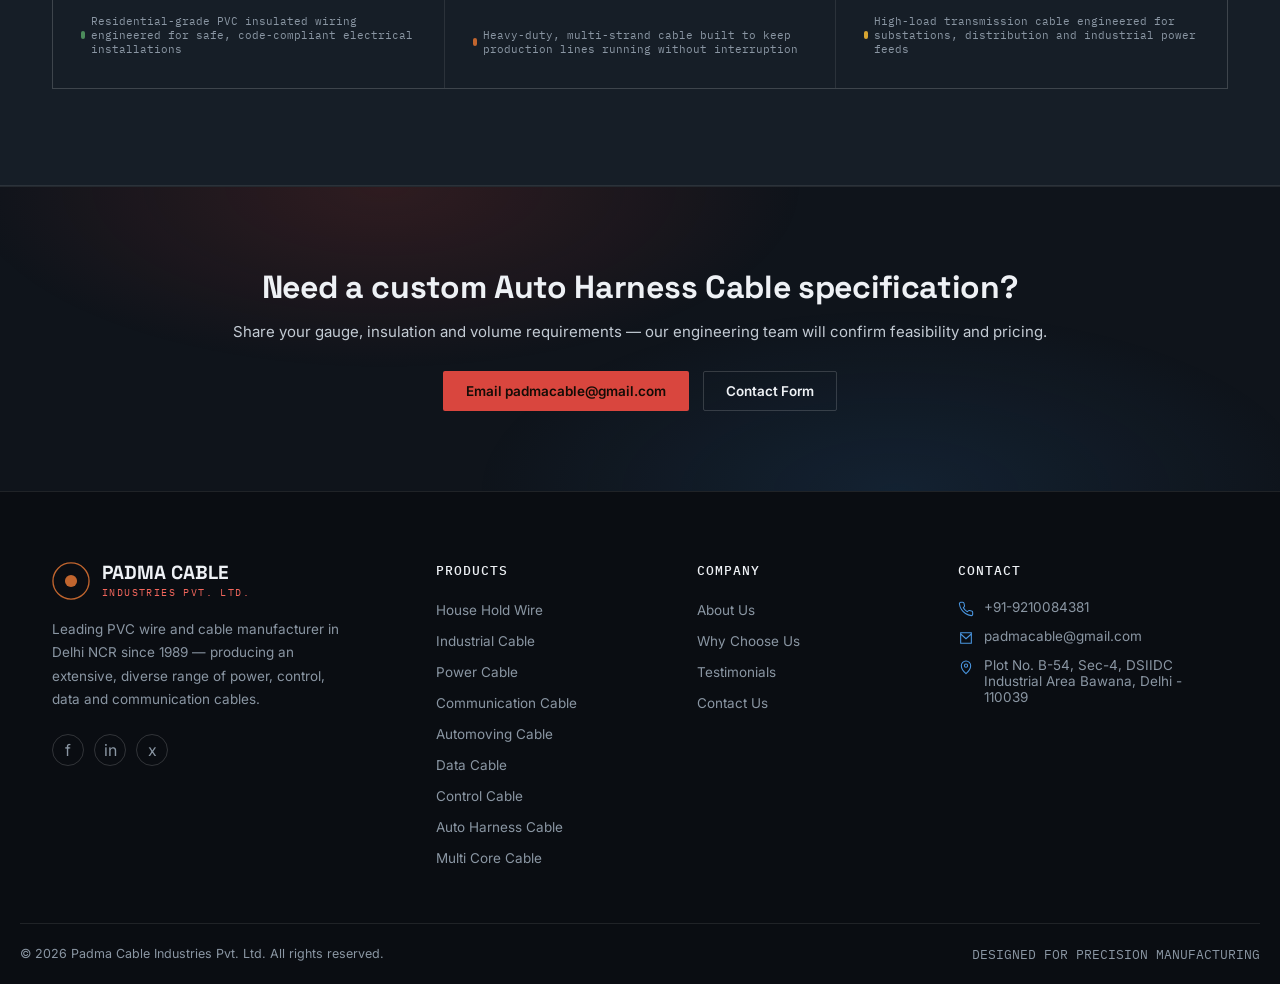
<file: padma-cable-site/auto-harness-cable.html>
<!DOCTYPE html>
<html lang="en">
<head>
<meta charset="UTF-8">
<meta name="viewport" content="width=device-width, initial-scale=1.0, maximum-scale=1.0">
<title>Auto Harness Cable | Padma Cable Industries Pvt. Ltd.</title>
<meta name="description" content="Custom OEM wiring harness assemblies built to vehicle-specific specifications. Manufactured by Padma Cable Industries, Delhi.">
<link rel="preconnect" href="https://fonts.googleapis.com">
<link rel="preconnect" href="https://fonts.gstatic.com" crossorigin>
<link href="https://fonts.googleapis.com/css2?family=Space+Grotesk:wght@400;500;600;700&family=Inter:wght@400;500;600;700;800&family=IBM+Plex+Mono:wght@400;500;600&display=swap" rel="stylesheet">
<link rel="stylesheet" href="style.css">

</head>
<body>
<div class="utility-bar">
  <div class="wrap">
    <div class="utility-left">
      <span class="mono">&#9742; +91-9210084381</span>
      <span>&#9993; padmacable@gmail.com</span>
      <span class="est-tag">EST. 1989 &mdash; BAWANA, DELHI</span>
    </div>
    <div class="utility-right">
      <a href="https://www.facebook.com/p/Padma-Cable-Industries-100066925981080/" aria-label="Facebook" target="_blank" rel="noopener">f</a>
      <a href="https://linkedin.com/" aria-label="LinkedIn" target="_blank" rel="noopener">in</a>
      <a href="https://twitter.com/" aria-label="Twitter" target="_blank" rel="noopener">x</a>
    </div>
  </div>
</div>
<header>
  <div class="wrap nav">
    <a class="logo" href="index.html">
      <svg class="logo-mark" viewBox="0 0 40 40" fill="none">
        <circle cx="20" cy="20" r="19" stroke="#C1652E" stroke-width="1.4"/>
        <circle cx="20" cy="20" r="6.4" fill="#C1652E"/>
        <circle cx="20" cy="10.6" r="2.6" fill="#E8935A"/>
        <circle cx="28.1" cy="15.3" r="2.6" fill="#E8935A"/>
        <circle cx="28.1" cy="24.7" r="2.6" fill="#E8935A"/>
        <circle cx="20" cy="29.4" r="2.6" fill="#E8935A"/>
        <circle cx="11.9" cy="24.7" r="2.6" fill="#E8935A"/>
        <circle cx="11.9" cy="15.3" r="2.6" fill="#E8935A"/>
      </svg>
      <div class="logo-text">PADMA CABLE<span>INDUSTRIES PVT. LTD.</span></div>
    </a>

    <nav class="primary-nav">
      <ul>
        <li><a href="index.html">Home</a></li>
        <li><a href="about.html">About Us</a></li>
        <li class="has-drop">
          <a href="index.html#products" class="active">Our Products &#9662;</a>
          <div class="dropdown">
            <a href="house-hold-wire.html"><i></i>House Hold Wire</a>
            <a href="industrial-cable.html"><i></i>Industrial Cable</a>
            <a href="power-cable.html"><i></i>Power Cable</a>
            <a href="communication-cable.html"><i></i>Communication Cable</a>
            <a href="automoving-cable.html"><i></i>Automoving Cable</a>
            <a href="data-cable.html"><i></i>Data Cable</a>
            <a href="control-cable.html"><i></i>Control Cable</a>
            <a href="auto-harness-cable.html"><i></i>Auto Harness Cable</a>
            <a href="multi-core-cable.html"><i></i>Multi Core Cable</a>
          </div>
        </li>
        <li><a href="index.html#why">Why Us</a></li>
        <li><a href="contact.html">Contact Us</a></li>
      </ul>
    </nav>

    <div class="nav-cta">
      <a class="btn btn-ghost" href="tel:+919210084381">Call Now</a>
      <a class="btn btn-primary" href="contact.html">Get a Quote</a>
      <button class="burger" id="burgerBtn" aria-label="Open menu">
        <svg width="24" height="24" viewBox="0 0 24 24" fill="none" stroke="currentColor" stroke-width="2"><line x1="3" y1="6" x2="21" y2="6"/><line x1="3" y1="12" x2="21" y2="12"/><line x1="3" y1="18" x2="21" y2="18"/></svg>
      </button>
    </div>
  </div>
</header>

<div class="scrim" id="scrim"></div>
<div class="mobile-nav" id="mobileNav">
  <button class="close-btn" id="closeNav" aria-label="Close menu">&#10005;</button>
  <ul>
    <li><a href="index.html">Home</a></li>
    <li><a href="about.html">About Us</a></li>
    <li><a href="index.html#products">Our Products</a></li>
    <li><a href="index.html#why">Why Us</a></li>
    <li><a href="contact.html">Contact Us</a></li>
  </ul>
</div>
<section class="page-hero">
  <div class="wrap">
    <div class="breadcrumb"><a href="index.html">Home</a><span class="sep">/</span><span class="current">Auto Harness Cable</span></div>
    <div class="eyebrow">Product &mdash; 08</div>
    <h1>Auto Harness Cable</h1>
    <p class="lead">Custom OEM wiring harness assemblies built to vehicle-specific specifications.</p>
  </div>
</section>

<section>
  <div class="wrap detail-grid">
    <div class="detail-visual reveal">
      <svg viewBox="0 0 420 420" fill="none">
        <circle cx="210" cy="210" r="205" stroke="#212B37" stroke-width="1"/>
        <circle cx="210" cy="210" r="170" fill="#161E27" stroke="#212B37" stroke-width="1.5"/>
        <circle cx="210" cy="210" r="132" fill="#1C2530" stroke="#C1652E" stroke-width="3" stroke-dasharray="3 6"/>
        <circle cx="210" cy="210" r="118" fill="none" stroke="#C1652E" stroke-width="16"/>
        <circle cx="210" cy="210" r="86" fill="#0F141B" stroke="#2A3644" stroke-width="1"/>
        <g>
          <circle cx="210" cy="210" r="26" fill="#C1652E"/>
          <circle cx="210" cy="164" r="15" fill="#E8935A"/>
          <circle cx="250" cy="187" r="15" fill="#E8935A"/>
          <circle cx="250" cy="233" r="15" fill="#E8935A"/>
          <circle cx="210" cy="256" r="15" fill="#E8935A"/>
          <circle cx="170" cy="233" r="15" fill="#E8935A"/>
          <circle cx="170" cy="187" r="15" fill="#E8935A"/>
        </g>
      </svg>
    </div>
    <div class="reveal">
      <div class="tag-row">
        <span class="pill"><i style="background:#C1652E"></i>Auto Harness Cable</span>
        <span class="pill"><i style="background:#4C8C5B"></i>ISI Marked</span>
        <span class="pill"><i style="background:#3E7CA6"></i>ISO 9001:2015</span>
      </div>
      <p style="font-size:15px;line-height:1.75;color:var(--ink-soft);">Beyond raw cable, we assemble complete harness solutions to OEM drawings — connector selection, loom routing and colour coding included. Every harness is continuity-tested before dispatch to assembly lines.</p>

      <h3 style="font-size:15px;margin:32px 0 4px;text-transform:uppercase;letter-spacing:.06em;color:var(--ink-muted);font-family:'IBM Plex Mono',monospace;">Technical Specification</h3>
      <table class="spec-table">
<tr><td>Conductor</td><td>Multi-strand tinned copper</td></tr>
<tr><td>Assembly</td><td>Custom connectors &amp; terminals to OEM spec</td></tr>
<tr><td>Insulation</td><td>Heat-stabilised PVC / XLPE</td></tr>
<tr><td>Testing</td><td>100% continuity tested</td></tr>
<tr><td>Customisation</td><td>Loom length, branching &amp; colour coding</td></tr>
<tr><td>Standard</td><td>OEM drawing compliant</td></tr>
      </table>

      <h3 style="font-size:15px;margin:32px 0 4px;text-transform:uppercase;letter-spacing:.06em;color:var(--ink-muted);font-family:'IBM Plex Mono',monospace;">Applications</h3>
      <ul class="app-list">
<li><svg viewBox="0 0 24 24" fill="none" stroke="currentColor" stroke-width="2"><path d="m5 13 4 4L19 7"/></svg>OEM vehicle assembly lines</li>
<li><svg viewBox="0 0 24 24" fill="none" stroke="currentColor" stroke-width="2"><path d="m5 13 4 4L19 7"/></svg>Custom harness fabrication</li>
<li><svg viewBox="0 0 24 24" fill="none" stroke="currentColor" stroke-width="2"><path d="m5 13 4 4L19 7"/></svg>Two, three &amp; four-wheeler looms</li>
<li><svg viewBox="0 0 24 24" fill="none" stroke="currentColor" stroke-width="2"><path d="m5 13 4 4L19 7"/></svg>Aftermarket harness replacement</li>
      </ul>

      <div class="hero-actions" style="margin-top:32px;">
        <a class="btn btn-primary" href="contact.html">Request a Quote</a>
        <a class="btn btn-ghost" href="tel:+919210084381">Call +91-9210084381</a>
      </div>
    </div>
  </div>
</section>

<section class="products">
  <div class="wrap">
    <span class="related-label">RELATED PRODUCT LINES</span>
    <div class="product-grid">
      <div class="product-card reveal">
        <div class="product-top">
          <svg class="product-icon" viewBox="0 0 24 24" fill="none" stroke="currentColor" stroke-width="1.4"><path d="M4 12h4M16 12h4M8 12a4 4 0 0 1 8 0"/><path d="M8 8v8M16 8v8"/></svg>
          <span class="product-index mono">01</span>
        </div>
        <h3>House Hold Wire</h3>
        <span class="core-tag"><i style="background:#4C8C5B"></i>Residential-grade PVC insulated wiring engineered for safe, code-compliant electrical installations</span>
        <a class="card-link" href="house-hold-wire.html"></a>
        <svg class="arrow" width="16" height="16" viewBox="0 0 24 24" fill="none" stroke="currentColor" stroke-width="2"><path d="M7 17 17 7M7 7h10v10"/></svg>
      </div>
      <div class="product-card reveal">
        <div class="product-top">
          <svg class="product-icon" viewBox="0 0 24 24" fill="none" stroke="currentColor" stroke-width="1.4"><path d="M4 4h16v6H4zM4 14h16v6H4z"/><path d="M8 10v4M16 10v4"/></svg>
          <span class="product-index mono">02</span>
        </div>
        <h3>Industrial Cable</h3>
        <span class="core-tag"><i style="background:#C1652E"></i>Heavy-duty, multi-strand cable built to keep production lines running without interruption</span>
        <a class="card-link" href="industrial-cable.html"></a>
        <svg class="arrow" width="16" height="16" viewBox="0 0 24 24" fill="none" stroke="currentColor" stroke-width="2"><path d="M7 17 17 7M7 7h10v10"/></svg>
      </div>
      <div class="product-card reveal">
        <div class="product-top">
          <svg class="product-icon" viewBox="0 0 24 24" fill="none" stroke="currentColor" stroke-width="1.4"><path d="M13 2 4 14h6l-1 8 9-12h-6z"/></svg>
          <span class="product-index mono">03</span>
        </div>
        <h3>Power Cable</h3>
        <span class="core-tag"><i style="background:#D6A431"></i>High-load transmission cable engineered for substations, distribution and industrial power feeds</span>
        <a class="card-link" href="power-cable.html"></a>
        <svg class="arrow" width="16" height="16" viewBox="0 0 24 24" fill="none" stroke="currentColor" stroke-width="2"><path d="M7 17 17 7M7 7h10v10"/></svg>
      </div>
    </div>
  </div>
</section>

<section class="cta-band">
  <div class="wrap">
    <h2>Need a custom Auto Harness Cable specification?</h2>
    <p>Share your gauge, insulation and volume requirements &mdash; our engineering team will confirm feasibility and pricing.</p>
    <div class="btn-row">
      <a class="btn btn-primary" href="mailto:padmacable@gmail.com">Email padmacable@gmail.com</a>
      <a class="btn btn-ghost" href="contact.html">Contact Form</a>
    </div>
  </div>
</section>
<footer>
  <div class="wrap footer-grid">
    <div class="footer-brand">
      <div class="logo">
        <svg class="logo-mark" viewBox="0 0 40 40" fill="none">
          <circle cx="20" cy="20" r="19" stroke="#C1652E" stroke-width="1.4"/>
          <circle cx="20" cy="20" r="6.4" fill="#C1652E"/>
        </svg>
        <div class="logo-text">PADMA CABLE<span>INDUSTRIES PVT. LTD.</span></div>
      </div>
      <p>Leading PVC wire and cable manufacturer in Delhi NCR since 1989 &mdash; producing an extensive, diverse range of power, control, data and communication cables.</p>
      <div class="footer-social">
        <a href="https://www.facebook.com/p/Padma-Cable-Industries-100066925981080/" target="_blank" rel="noopener" aria-label="Facebook">f</a>
        <a href="https://linkedin.com/" target="_blank" rel="noopener" aria-label="LinkedIn">in</a>
        <a href="https://twitter.com/" target="_blank" rel="noopener" aria-label="Twitter">x</a>
      </div>
    </div>
    <div class="footer-col">
      <h4>Products</h4>
      <ul>
        <li><a href="house-hold-wire.html">House Hold Wire</a></li>
        <li><a href="industrial-cable.html">Industrial Cable</a></li>
        <li><a href="power-cable.html">Power Cable</a></li>
        <li><a href="communication-cable.html">Communication Cable</a></li>
        <li><a href="automoving-cable.html">Automoving Cable</a></li>
        <li><a href="data-cable.html">Data Cable</a></li>
        <li><a href="control-cable.html">Control Cable</a></li>
        <li><a href="auto-harness-cable.html">Auto Harness Cable</a></li>
        <li><a href="multi-core-cable.html">Multi Core Cable</a></li>
      </ul>
    </div>
    <div class="footer-col">
      <h4>Company</h4>
      <ul>
        <li><a href="about.html">About Us</a></li>
        <li><a href="index.html#why">Why Choose Us</a></li>
        <li><a href="index.html#testimonials">Testimonials</a></li>
        <li><a href="contact.html">Contact Us</a></li>
      </ul>
    </div>
    <div class="footer-col">
      <h4>Contact</h4>
      <ul class="footer-contact">
        <li><svg viewBox="0 0 24 24" fill="none" stroke="currentColor" stroke-width="1.6"><path d="M22 16.9v3a2 2 0 0 1-2.2 2 19.8 19.8 0 0 1-8.6-3.1 19.5 19.5 0 0 1-6-6A19.8 19.8 0 0 1 2.1 4.2 2 2 0 0 1 4.1 2h3a2 2 0 0 1 2 1.7c.1 1 .3 2 .6 2.9a2 2 0 0 1-.5 2.1L8 10a16 16 0 0 0 6 6l1.3-1.2a2 2 0 0 1 2.1-.5c.9.3 1.9.5 2.9.6a2 2 0 0 1 1.7 2z"/></svg>+91-9210084381</li>
        <li><svg viewBox="0 0 24 24" fill="none" stroke="currentColor" stroke-width="1.6"><path d="M4 4h16v16H4z"/><path d="m4 6 8 7 8-7"/></svg>padmacable@gmail.com</li>
        <li><svg viewBox="0 0 24 24" fill="none" stroke="currentColor" stroke-width="1.6"><path d="M12 22s7-6.3 7-12a7 7 0 1 0-14 0c0 5.7 7 12 7 12z"/><circle cx="12" cy="10" r="2.4"/></svg>Plot No. B-54, Sec-4, DSIIDC Industrial Area Bawana, Delhi - 110039</li>
      </ul>
    </div>
  </div>
  <div class="wrap footer-bottom">
    <span>&copy; 2026 Padma Cable Industries Pvt. Ltd. All rights reserved.</span>
    <span class="mono">DESIGNED FOR PRECISION MANUFACTURING</span>
  </div>
</footer>
<script>
  const els = document.querySelectorAll('.reveal');
  const io = new IntersectionObserver((entries)=>{
    entries.forEach(e=>{ if(e.isIntersecting){ e.target.classList.add('in'); io.unobserve(e.target); } });
  },{threshold:0.15});
  els.forEach(el=>io.observe(el));

  const burger = document.getElementById('burgerBtn');
  const mobileNav = document.getElementById('mobileNav');
  const scrim = document.getElementById('scrim');
  const closeNav = document.getElementById('closeNav');
  function openNav(){ mobileNav.classList.add('open'); scrim.classList.add('open'); }
  function shutNav(){ mobileNav.classList.remove('open'); scrim.classList.remove('open'); }
  burger.addEventListener('click', openNav);
  closeNav.addEventListener('click', shutNav);
  scrim.addEventListener('click', shutNav);
  mobileNav.querySelectorAll('a').forEach(a=>a.addEventListener('click', shutNav));
</script>
</body>
</html>
</file>
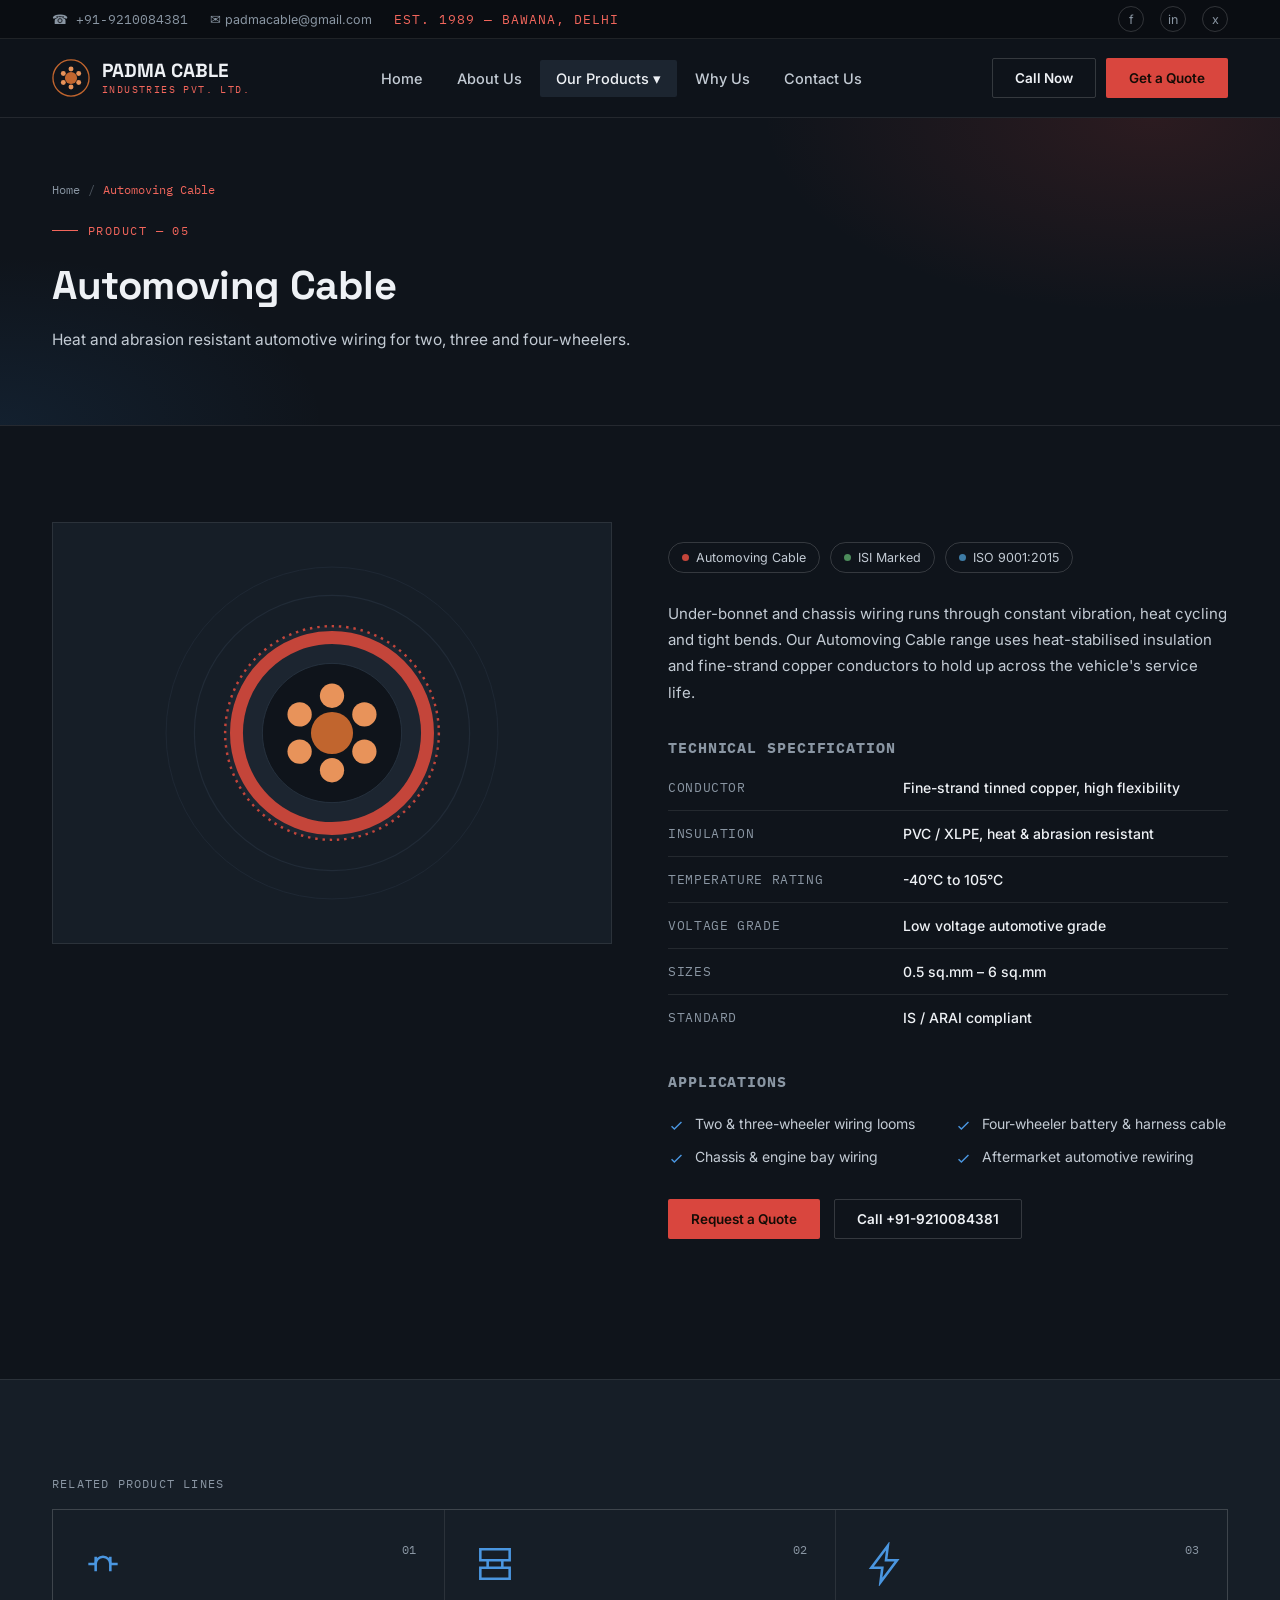
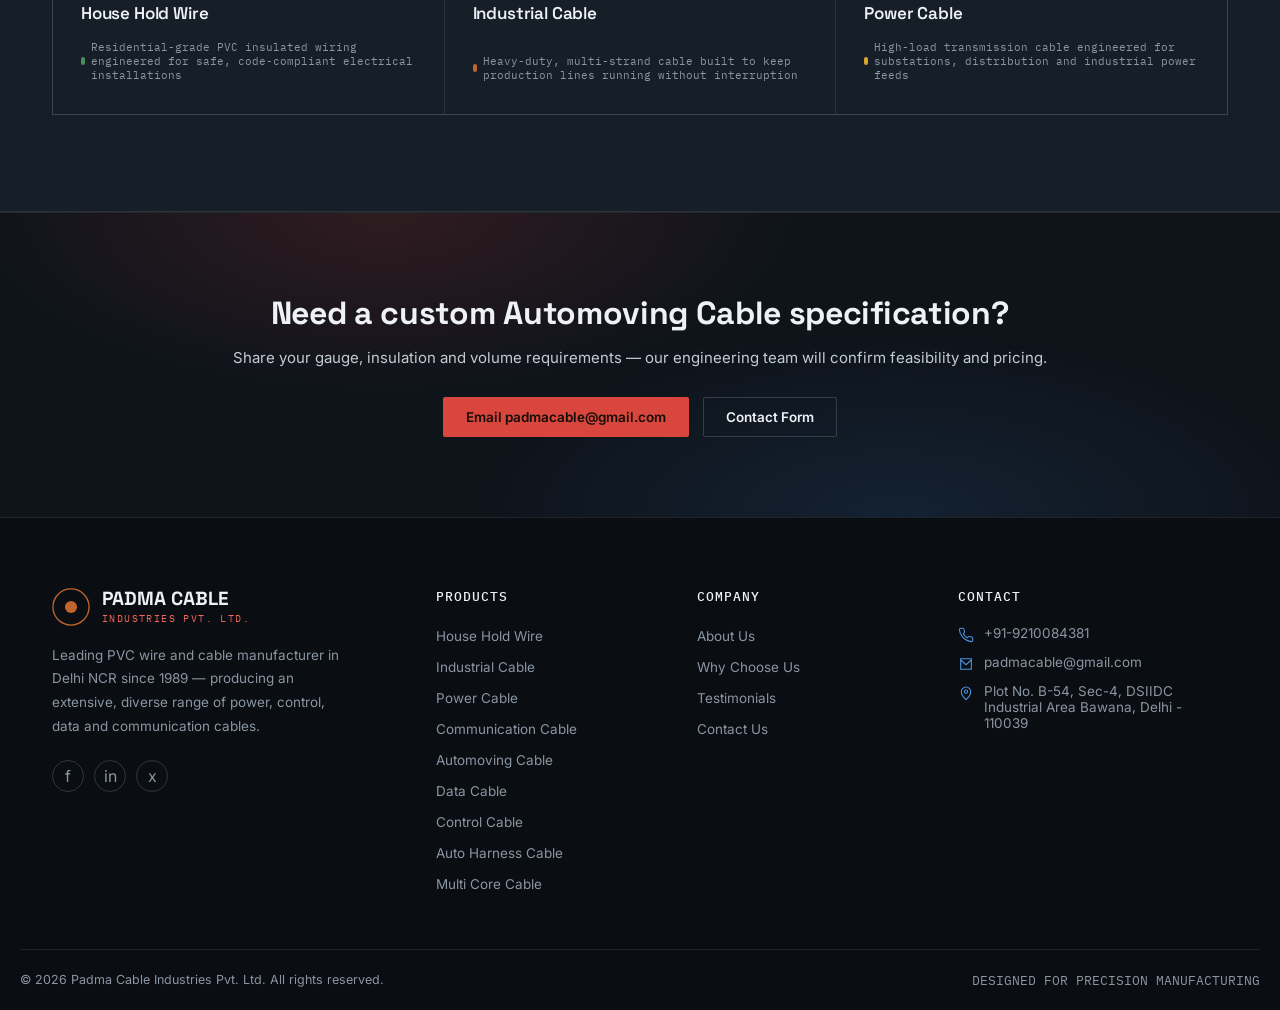
<file: padma-cable-site/automoving-cable.html>
<!DOCTYPE html>
<html lang="en">
<head>
<meta charset="UTF-8">
<meta name="viewport" content="width=device-width, initial-scale=1.0, maximum-scale=1.0">
<title>Automoving Cable | Padma Cable Industries Pvt. Ltd.</title>
<meta name="description" content="Heat and abrasion resistant automotive wiring for two, three and four-wheelers. Manufactured by Padma Cable Industries, Delhi.">
<link rel="preconnect" href="https://fonts.googleapis.com">
<link rel="preconnect" href="https://fonts.gstatic.com" crossorigin>
<link href="https://fonts.googleapis.com/css2?family=Space+Grotesk:wght@400;500;600;700&family=Inter:wght@400;500;600;700;800&family=IBM+Plex+Mono:wght@400;500;600&display=swap" rel="stylesheet">
<link rel="stylesheet" href="style.css">

</head>
<body>
<div class="utility-bar">
  <div class="wrap">
    <div class="utility-left">
      <span class="mono">&#9742; +91-9210084381</span>
      <span>&#9993; padmacable@gmail.com</span>
      <span class="est-tag">EST. 1989 &mdash; BAWANA, DELHI</span>
    </div>
    <div class="utility-right">
      <a href="https://www.facebook.com/p/Padma-Cable-Industries-100066925981080/" aria-label="Facebook" target="_blank" rel="noopener">f</a>
      <a href="https://linkedin.com/" aria-label="LinkedIn" target="_blank" rel="noopener">in</a>
      <a href="https://twitter.com/" aria-label="Twitter" target="_blank" rel="noopener">x</a>
    </div>
  </div>
</div>
<header>
  <div class="wrap nav">
    <a class="logo" href="index.html">
      <svg class="logo-mark" viewBox="0 0 40 40" fill="none">
        <circle cx="20" cy="20" r="19" stroke="#C1652E" stroke-width="1.4"/>
        <circle cx="20" cy="20" r="6.4" fill="#C1652E"/>
        <circle cx="20" cy="10.6" r="2.6" fill="#E8935A"/>
        <circle cx="28.1" cy="15.3" r="2.6" fill="#E8935A"/>
        <circle cx="28.1" cy="24.7" r="2.6" fill="#E8935A"/>
        <circle cx="20" cy="29.4" r="2.6" fill="#E8935A"/>
        <circle cx="11.9" cy="24.7" r="2.6" fill="#E8935A"/>
        <circle cx="11.9" cy="15.3" r="2.6" fill="#E8935A"/>
      </svg>
      <div class="logo-text">PADMA CABLE<span>INDUSTRIES PVT. LTD.</span></div>
    </a>

    <nav class="primary-nav">
      <ul>
        <li><a href="index.html">Home</a></li>
        <li><a href="about.html">About Us</a></li>
        <li class="has-drop">
          <a href="index.html#products" class="active">Our Products &#9662;</a>
          <div class="dropdown">
            <a href="house-hold-wire.html"><i></i>House Hold Wire</a>
            <a href="industrial-cable.html"><i></i>Industrial Cable</a>
            <a href="power-cable.html"><i></i>Power Cable</a>
            <a href="communication-cable.html"><i></i>Communication Cable</a>
            <a href="automoving-cable.html"><i></i>Automoving Cable</a>
            <a href="data-cable.html"><i></i>Data Cable</a>
            <a href="control-cable.html"><i></i>Control Cable</a>
            <a href="auto-harness-cable.html"><i></i>Auto Harness Cable</a>
            <a href="multi-core-cable.html"><i></i>Multi Core Cable</a>
          </div>
        </li>
        <li><a href="index.html#why">Why Us</a></li>
        <li><a href="contact.html">Contact Us</a></li>
      </ul>
    </nav>

    <div class="nav-cta">
      <a class="btn btn-ghost" href="tel:+919210084381">Call Now</a>
      <a class="btn btn-primary" href="contact.html">Get a Quote</a>
      <button class="burger" id="burgerBtn" aria-label="Open menu">
        <svg width="24" height="24" viewBox="0 0 24 24" fill="none" stroke="currentColor" stroke-width="2"><line x1="3" y1="6" x2="21" y2="6"/><line x1="3" y1="12" x2="21" y2="12"/><line x1="3" y1="18" x2="21" y2="18"/></svg>
      </button>
    </div>
  </div>
</header>

<div class="scrim" id="scrim"></div>
<div class="mobile-nav" id="mobileNav">
  <button class="close-btn" id="closeNav" aria-label="Close menu">&#10005;</button>
  <ul>
    <li><a href="index.html">Home</a></li>
    <li><a href="about.html">About Us</a></li>
    <li><a href="index.html#products">Our Products</a></li>
    <li><a href="index.html#why">Why Us</a></li>
    <li><a href="contact.html">Contact Us</a></li>
  </ul>
</div>
<section class="page-hero">
  <div class="wrap">
    <div class="breadcrumb"><a href="index.html">Home</a><span class="sep">/</span><span class="current">Automoving Cable</span></div>
    <div class="eyebrow">Product &mdash; 05</div>
    <h1>Automoving Cable</h1>
    <p class="lead">Heat and abrasion resistant automotive wiring for two, three and four-wheelers.</p>
  </div>
</section>

<section>
  <div class="wrap detail-grid">
    <div class="detail-visual reveal">
      <svg viewBox="0 0 420 420" fill="none">
        <circle cx="210" cy="210" r="205" stroke="#212B37" stroke-width="1"/>
        <circle cx="210" cy="210" r="170" fill="#161E27" stroke="#212B37" stroke-width="1.5"/>
        <circle cx="210" cy="210" r="132" fill="#1C2530" stroke="#C4453A" stroke-width="3" stroke-dasharray="3 6"/>
        <circle cx="210" cy="210" r="118" fill="none" stroke="#C4453A" stroke-width="16"/>
        <circle cx="210" cy="210" r="86" fill="#0F141B" stroke="#2A3644" stroke-width="1"/>
        <g>
          <circle cx="210" cy="210" r="26" fill="#C1652E"/>
          <circle cx="210" cy="164" r="15" fill="#E8935A"/>
          <circle cx="250" cy="187" r="15" fill="#E8935A"/>
          <circle cx="250" cy="233" r="15" fill="#E8935A"/>
          <circle cx="210" cy="256" r="15" fill="#E8935A"/>
          <circle cx="170" cy="233" r="15" fill="#E8935A"/>
          <circle cx="170" cy="187" r="15" fill="#E8935A"/>
        </g>
      </svg>
    </div>
    <div class="reveal">
      <div class="tag-row">
        <span class="pill"><i style="background:#C4453A"></i>Automoving Cable</span>
        <span class="pill"><i style="background:#4C8C5B"></i>ISI Marked</span>
        <span class="pill"><i style="background:#3E7CA6"></i>ISO 9001:2015</span>
      </div>
      <p style="font-size:15px;line-height:1.75;color:var(--ink-soft);">Under-bonnet and chassis wiring runs through constant vibration, heat cycling and tight bends. Our Automoving Cable range uses heat-stabilised insulation and fine-strand copper conductors to hold up across the vehicle's service life.</p>

      <h3 style="font-size:15px;margin:32px 0 4px;text-transform:uppercase;letter-spacing:.06em;color:var(--ink-muted);font-family:'IBM Plex Mono',monospace;">Technical Specification</h3>
      <table class="spec-table">
<tr><td>Conductor</td><td>Fine-strand tinned copper, high flexibility</td></tr>
<tr><td>Insulation</td><td>PVC / XLPE, heat &amp; abrasion resistant</td></tr>
<tr><td>Temperature Rating</td><td>-40&deg;C to 105&deg;C</td></tr>
<tr><td>Voltage Grade</td><td>Low voltage automotive grade</td></tr>
<tr><td>Sizes</td><td>0.5 sq.mm &ndash; 6 sq.mm</td></tr>
<tr><td>Standard</td><td>IS / ARAI compliant</td></tr>
      </table>

      <h3 style="font-size:15px;margin:32px 0 4px;text-transform:uppercase;letter-spacing:.06em;color:var(--ink-muted);font-family:'IBM Plex Mono',monospace;">Applications</h3>
      <ul class="app-list">
<li><svg viewBox="0 0 24 24" fill="none" stroke="currentColor" stroke-width="2"><path d="m5 13 4 4L19 7"/></svg>Two &amp; three-wheeler wiring looms</li>
<li><svg viewBox="0 0 24 24" fill="none" stroke="currentColor" stroke-width="2"><path d="m5 13 4 4L19 7"/></svg>Four-wheeler battery &amp; harness cable</li>
<li><svg viewBox="0 0 24 24" fill="none" stroke="currentColor" stroke-width="2"><path d="m5 13 4 4L19 7"/></svg>Chassis &amp; engine bay wiring</li>
<li><svg viewBox="0 0 24 24" fill="none" stroke="currentColor" stroke-width="2"><path d="m5 13 4 4L19 7"/></svg>Aftermarket automotive rewiring</li>
      </ul>

      <div class="hero-actions" style="margin-top:32px;">
        <a class="btn btn-primary" href="contact.html">Request a Quote</a>
        <a class="btn btn-ghost" href="tel:+919210084381">Call +91-9210084381</a>
      </div>
    </div>
  </div>
</section>

<section class="products">
  <div class="wrap">
    <span class="related-label">RELATED PRODUCT LINES</span>
    <div class="product-grid">
      <div class="product-card reveal">
        <div class="product-top">
          <svg class="product-icon" viewBox="0 0 24 24" fill="none" stroke="currentColor" stroke-width="1.4"><path d="M4 12h4M16 12h4M8 12a4 4 0 0 1 8 0"/><path d="M8 8v8M16 8v8"/></svg>
          <span class="product-index mono">01</span>
        </div>
        <h3>House Hold Wire</h3>
        <span class="core-tag"><i style="background:#4C8C5B"></i>Residential-grade PVC insulated wiring engineered for safe, code-compliant electrical installations</span>
        <a class="card-link" href="house-hold-wire.html"></a>
        <svg class="arrow" width="16" height="16" viewBox="0 0 24 24" fill="none" stroke="currentColor" stroke-width="2"><path d="M7 17 17 7M7 7h10v10"/></svg>
      </div>
      <div class="product-card reveal">
        <div class="product-top">
          <svg class="product-icon" viewBox="0 0 24 24" fill="none" stroke="currentColor" stroke-width="1.4"><path d="M4 4h16v6H4zM4 14h16v6H4z"/><path d="M8 10v4M16 10v4"/></svg>
          <span class="product-index mono">02</span>
        </div>
        <h3>Industrial Cable</h3>
        <span class="core-tag"><i style="background:#C1652E"></i>Heavy-duty, multi-strand cable built to keep production lines running without interruption</span>
        <a class="card-link" href="industrial-cable.html"></a>
        <svg class="arrow" width="16" height="16" viewBox="0 0 24 24" fill="none" stroke="currentColor" stroke-width="2"><path d="M7 17 17 7M7 7h10v10"/></svg>
      </div>
      <div class="product-card reveal">
        <div class="product-top">
          <svg class="product-icon" viewBox="0 0 24 24" fill="none" stroke="currentColor" stroke-width="1.4"><path d="M13 2 4 14h6l-1 8 9-12h-6z"/></svg>
          <span class="product-index mono">03</span>
        </div>
        <h3>Power Cable</h3>
        <span class="core-tag"><i style="background:#D6A431"></i>High-load transmission cable engineered for substations, distribution and industrial power feeds</span>
        <a class="card-link" href="power-cable.html"></a>
        <svg class="arrow" width="16" height="16" viewBox="0 0 24 24" fill="none" stroke="currentColor" stroke-width="2"><path d="M7 17 17 7M7 7h10v10"/></svg>
      </div>
    </div>
  </div>
</section>

<section class="cta-band">
  <div class="wrap">
    <h2>Need a custom Automoving Cable specification?</h2>
    <p>Share your gauge, insulation and volume requirements &mdash; our engineering team will confirm feasibility and pricing.</p>
    <div class="btn-row">
      <a class="btn btn-primary" href="mailto:padmacable@gmail.com">Email padmacable@gmail.com</a>
      <a class="btn btn-ghost" href="contact.html">Contact Form</a>
    </div>
  </div>
</section>
<footer>
  <div class="wrap footer-grid">
    <div class="footer-brand">
      <div class="logo">
        <svg class="logo-mark" viewBox="0 0 40 40" fill="none">
          <circle cx="20" cy="20" r="19" stroke="#C1652E" stroke-width="1.4"/>
          <circle cx="20" cy="20" r="6.4" fill="#C1652E"/>
        </svg>
        <div class="logo-text">PADMA CABLE<span>INDUSTRIES PVT. LTD.</span></div>
      </div>
      <p>Leading PVC wire and cable manufacturer in Delhi NCR since 1989 &mdash; producing an extensive, diverse range of power, control, data and communication cables.</p>
      <div class="footer-social">
        <a href="https://www.facebook.com/p/Padma-Cable-Industries-100066925981080/" target="_blank" rel="noopener" aria-label="Facebook">f</a>
        <a href="https://linkedin.com/" target="_blank" rel="noopener" aria-label="LinkedIn">in</a>
        <a href="https://twitter.com/" target="_blank" rel="noopener" aria-label="Twitter">x</a>
      </div>
    </div>
    <div class="footer-col">
      <h4>Products</h4>
      <ul>
        <li><a href="house-hold-wire.html">House Hold Wire</a></li>
        <li><a href="industrial-cable.html">Industrial Cable</a></li>
        <li><a href="power-cable.html">Power Cable</a></li>
        <li><a href="communication-cable.html">Communication Cable</a></li>
        <li><a href="automoving-cable.html">Automoving Cable</a></li>
        <li><a href="data-cable.html">Data Cable</a></li>
        <li><a href="control-cable.html">Control Cable</a></li>
        <li><a href="auto-harness-cable.html">Auto Harness Cable</a></li>
        <li><a href="multi-core-cable.html">Multi Core Cable</a></li>
      </ul>
    </div>
    <div class="footer-col">
      <h4>Company</h4>
      <ul>
        <li><a href="about.html">About Us</a></li>
        <li><a href="index.html#why">Why Choose Us</a></li>
        <li><a href="index.html#testimonials">Testimonials</a></li>
        <li><a href="contact.html">Contact Us</a></li>
      </ul>
    </div>
    <div class="footer-col">
      <h4>Contact</h4>
      <ul class="footer-contact">
        <li><svg viewBox="0 0 24 24" fill="none" stroke="currentColor" stroke-width="1.6"><path d="M22 16.9v3a2 2 0 0 1-2.2 2 19.8 19.8 0 0 1-8.6-3.1 19.5 19.5 0 0 1-6-6A19.8 19.8 0 0 1 2.1 4.2 2 2 0 0 1 4.1 2h3a2 2 0 0 1 2 1.7c.1 1 .3 2 .6 2.9a2 2 0 0 1-.5 2.1L8 10a16 16 0 0 0 6 6l1.3-1.2a2 2 0 0 1 2.1-.5c.9.3 1.9.5 2.9.6a2 2 0 0 1 1.7 2z"/></svg>+91-9210084381</li>
        <li><svg viewBox="0 0 24 24" fill="none" stroke="currentColor" stroke-width="1.6"><path d="M4 4h16v16H4z"/><path d="m4 6 8 7 8-7"/></svg>padmacable@gmail.com</li>
        <li><svg viewBox="0 0 24 24" fill="none" stroke="currentColor" stroke-width="1.6"><path d="M12 22s7-6.3 7-12a7 7 0 1 0-14 0c0 5.7 7 12 7 12z"/><circle cx="12" cy="10" r="2.4"/></svg>Plot No. B-54, Sec-4, DSIIDC Industrial Area Bawana, Delhi - 110039</li>
      </ul>
    </div>
  </div>
  <div class="wrap footer-bottom">
    <span>&copy; 2026 Padma Cable Industries Pvt. Ltd. All rights reserved.</span>
    <span class="mono">DESIGNED FOR PRECISION MANUFACTURING</span>
  </div>
</footer>
<script>
  const els = document.querySelectorAll('.reveal');
  const io = new IntersectionObserver((entries)=>{
    entries.forEach(e=>{ if(e.isIntersecting){ e.target.classList.add('in'); io.unobserve(e.target); } });
  },{threshold:0.15});
  els.forEach(el=>io.observe(el));

  const burger = document.getElementById('burgerBtn');
  const mobileNav = document.getElementById('mobileNav');
  const scrim = document.getElementById('scrim');
  const closeNav = document.getElementById('closeNav');
  function openNav(){ mobileNav.classList.add('open'); scrim.classList.add('open'); }
  function shutNav(){ mobileNav.classList.remove('open'); scrim.classList.remove('open'); }
  burger.addEventListener('click', openNav);
  closeNav.addEventListener('click', shutNav);
  scrim.addEventListener('click', shutNav);
  mobileNav.querySelectorAll('a').forEach(a=>a.addEventListener('click', shutNav));
</script>
</body>
</html>
</file>
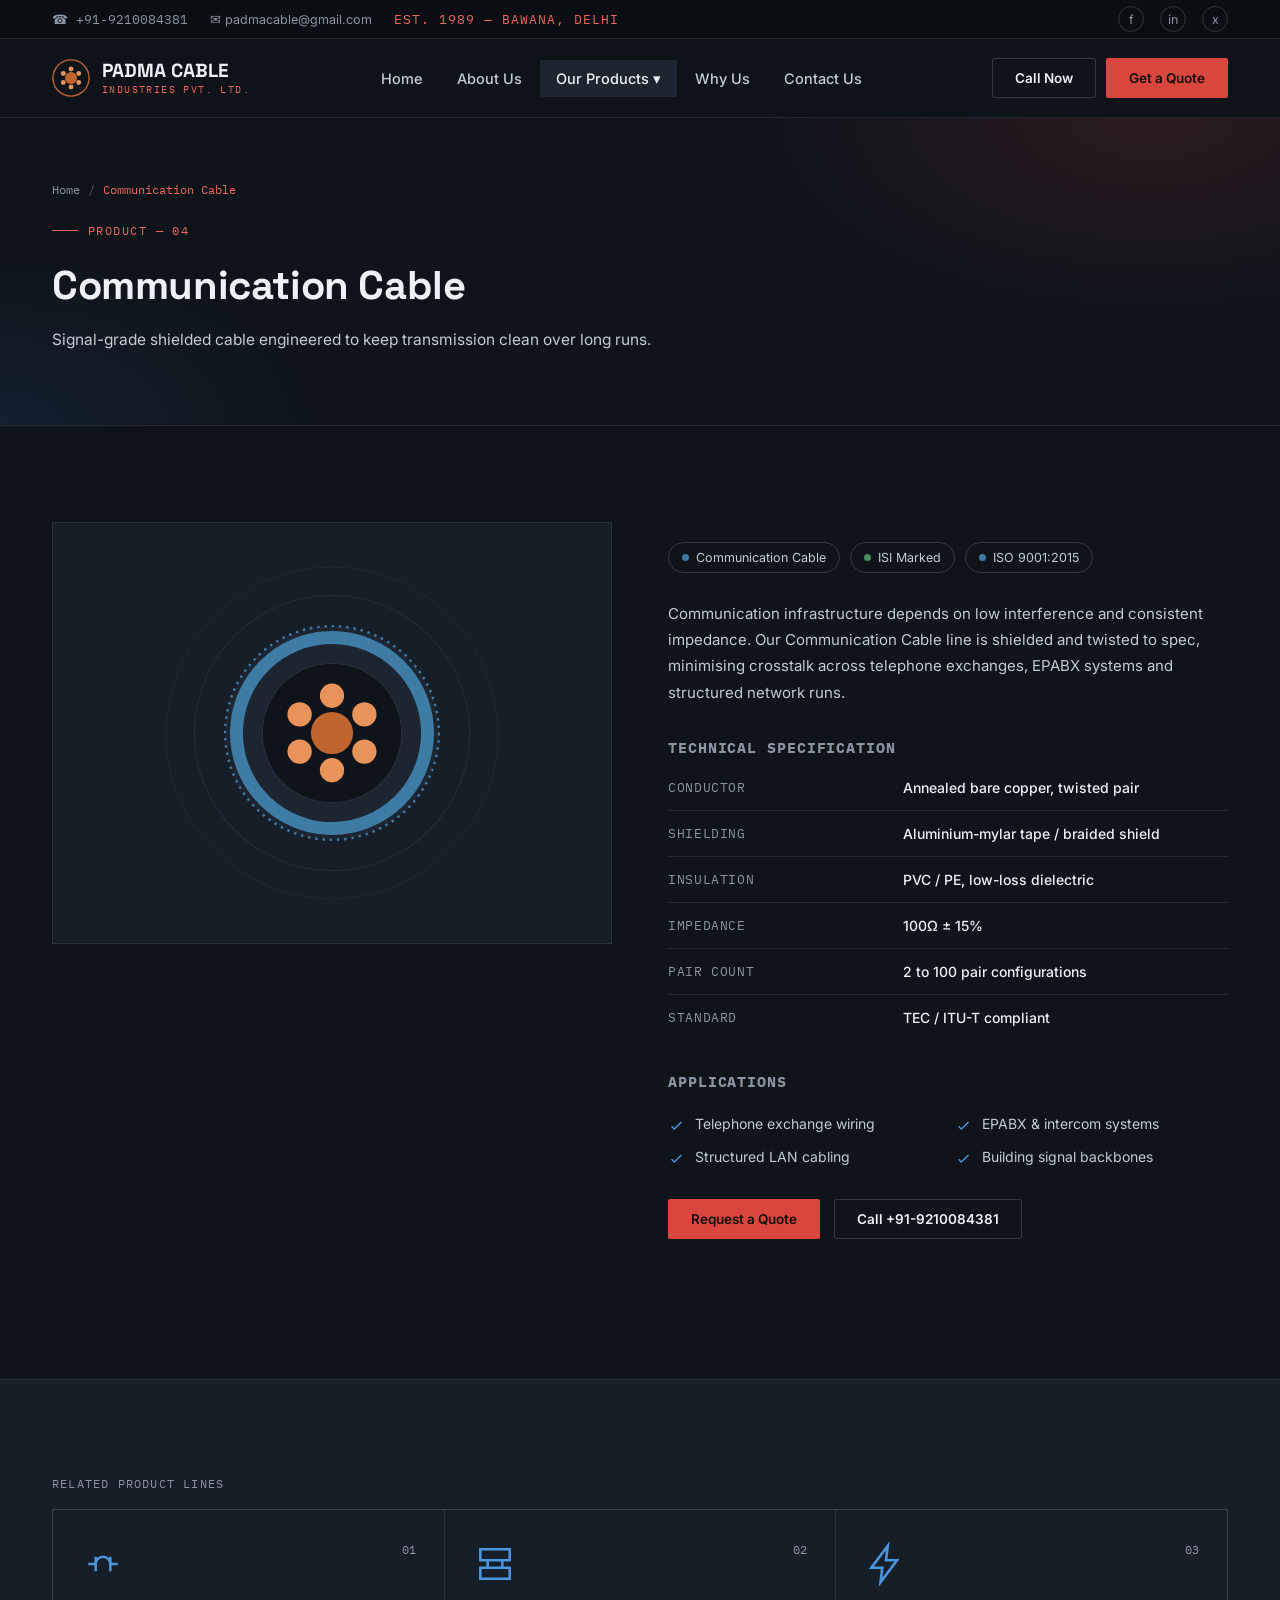
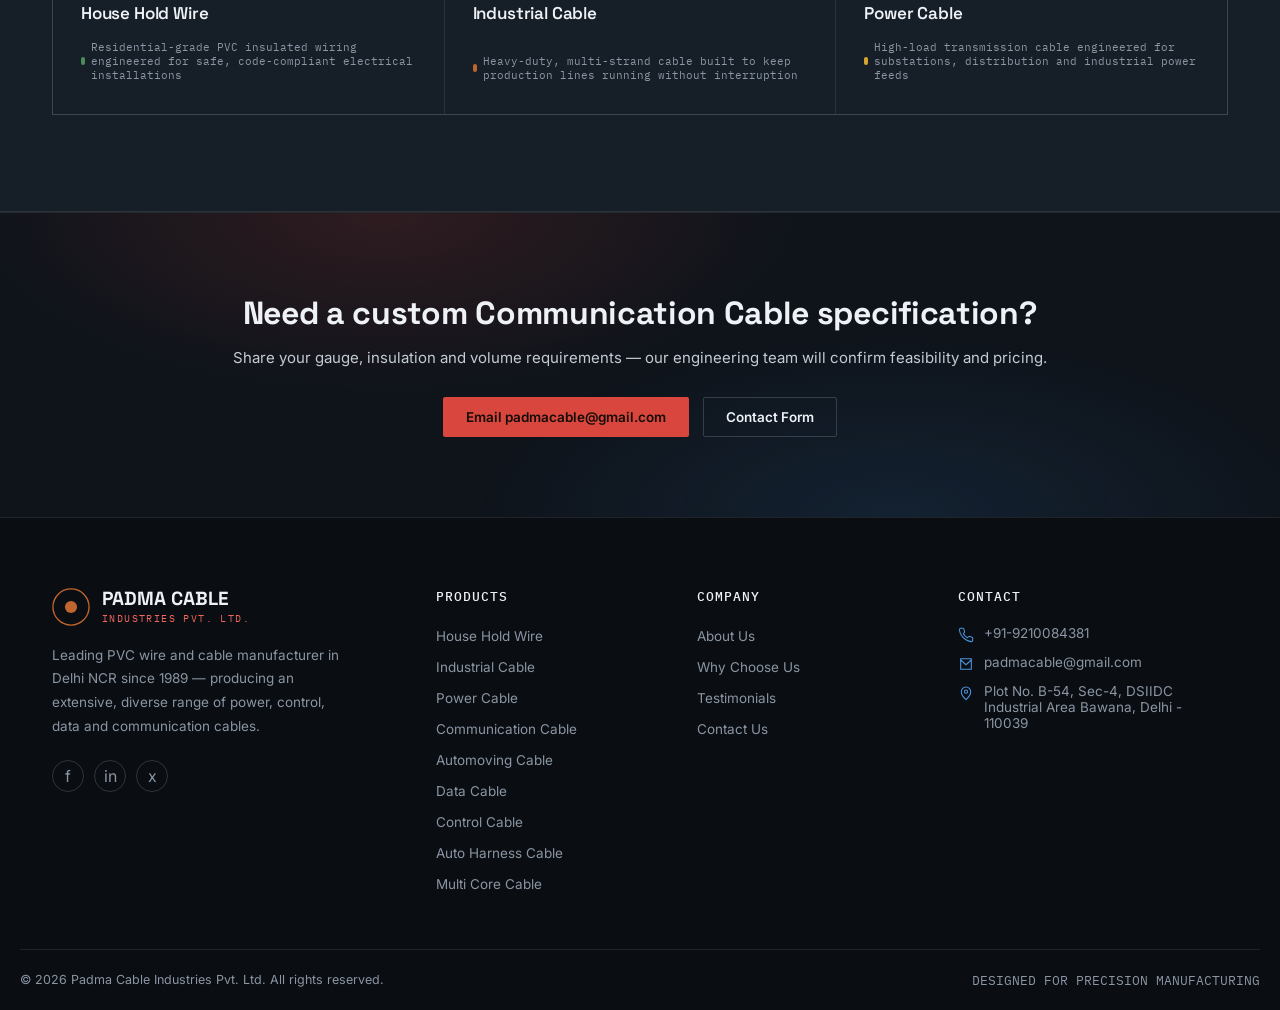
<file: padma-cable-site/communication-cable.html>
<!DOCTYPE html>
<html lang="en">
<head>
<meta charset="UTF-8">
<meta name="viewport" content="width=device-width, initial-scale=1.0, maximum-scale=1.0">
<title>Communication Cable | Padma Cable Industries Pvt. Ltd.</title>
<meta name="description" content="Signal-grade shielded cable engineered to keep transmission clean over long runs. Manufactured by Padma Cable Industries, Delhi.">
<link rel="preconnect" href="https://fonts.googleapis.com">
<link rel="preconnect" href="https://fonts.gstatic.com" crossorigin>
<link href="https://fonts.googleapis.com/css2?family=Space+Grotesk:wght@400;500;600;700&family=Inter:wght@400;500;600;700;800&family=IBM+Plex+Mono:wght@400;500;600&display=swap" rel="stylesheet">
<link rel="stylesheet" href="style.css">

</head>
<body>
<div class="utility-bar">
  <div class="wrap">
    <div class="utility-left">
      <span class="mono">&#9742; +91-9210084381</span>
      <span>&#9993; padmacable@gmail.com</span>
      <span class="est-tag">EST. 1989 &mdash; BAWANA, DELHI</span>
    </div>
    <div class="utility-right">
      <a href="https://www.facebook.com/p/Padma-Cable-Industries-100066925981080/" aria-label="Facebook" target="_blank" rel="noopener">f</a>
      <a href="https://linkedin.com/" aria-label="LinkedIn" target="_blank" rel="noopener">in</a>
      <a href="https://twitter.com/" aria-label="Twitter" target="_blank" rel="noopener">x</a>
    </div>
  </div>
</div>
<header>
  <div class="wrap nav">
    <a class="logo" href="index.html">
      <svg class="logo-mark" viewBox="0 0 40 40" fill="none">
        <circle cx="20" cy="20" r="19" stroke="#C1652E" stroke-width="1.4"/>
        <circle cx="20" cy="20" r="6.4" fill="#C1652E"/>
        <circle cx="20" cy="10.6" r="2.6" fill="#E8935A"/>
        <circle cx="28.1" cy="15.3" r="2.6" fill="#E8935A"/>
        <circle cx="28.1" cy="24.7" r="2.6" fill="#E8935A"/>
        <circle cx="20" cy="29.4" r="2.6" fill="#E8935A"/>
        <circle cx="11.9" cy="24.7" r="2.6" fill="#E8935A"/>
        <circle cx="11.9" cy="15.3" r="2.6" fill="#E8935A"/>
      </svg>
      <div class="logo-text">PADMA CABLE<span>INDUSTRIES PVT. LTD.</span></div>
    </a>

    <nav class="primary-nav">
      <ul>
        <li><a href="index.html">Home</a></li>
        <li><a href="about.html">About Us</a></li>
        <li class="has-drop">
          <a href="index.html#products" class="active">Our Products &#9662;</a>
          <div class="dropdown">
            <a href="house-hold-wire.html"><i></i>House Hold Wire</a>
            <a href="industrial-cable.html"><i></i>Industrial Cable</a>
            <a href="power-cable.html"><i></i>Power Cable</a>
            <a href="communication-cable.html"><i></i>Communication Cable</a>
            <a href="automoving-cable.html"><i></i>Automoving Cable</a>
            <a href="data-cable.html"><i></i>Data Cable</a>
            <a href="control-cable.html"><i></i>Control Cable</a>
            <a href="auto-harness-cable.html"><i></i>Auto Harness Cable</a>
            <a href="multi-core-cable.html"><i></i>Multi Core Cable</a>
          </div>
        </li>
        <li><a href="index.html#why">Why Us</a></li>
        <li><a href="contact.html">Contact Us</a></li>
      </ul>
    </nav>

    <div class="nav-cta">
      <a class="btn btn-ghost" href="tel:+919210084381">Call Now</a>
      <a class="btn btn-primary" href="contact.html">Get a Quote</a>
      <button class="burger" id="burgerBtn" aria-label="Open menu">
        <svg width="24" height="24" viewBox="0 0 24 24" fill="none" stroke="currentColor" stroke-width="2"><line x1="3" y1="6" x2="21" y2="6"/><line x1="3" y1="12" x2="21" y2="12"/><line x1="3" y1="18" x2="21" y2="18"/></svg>
      </button>
    </div>
  </div>
</header>

<div class="scrim" id="scrim"></div>
<div class="mobile-nav" id="mobileNav">
  <button class="close-btn" id="closeNav" aria-label="Close menu">&#10005;</button>
  <ul>
    <li><a href="index.html">Home</a></li>
    <li><a href="about.html">About Us</a></li>
    <li><a href="index.html#products">Our Products</a></li>
    <li><a href="index.html#why">Why Us</a></li>
    <li><a href="contact.html">Contact Us</a></li>
  </ul>
</div>
<section class="page-hero">
  <div class="wrap">
    <div class="breadcrumb"><a href="index.html">Home</a><span class="sep">/</span><span class="current">Communication Cable</span></div>
    <div class="eyebrow">Product &mdash; 04</div>
    <h1>Communication Cable</h1>
    <p class="lead">Signal-grade shielded cable engineered to keep transmission clean over long runs.</p>
  </div>
</section>

<section>
  <div class="wrap detail-grid">
    <div class="detail-visual reveal">
      <svg viewBox="0 0 420 420" fill="none">
        <circle cx="210" cy="210" r="205" stroke="#212B37" stroke-width="1"/>
        <circle cx="210" cy="210" r="170" fill="#161E27" stroke="#212B37" stroke-width="1.5"/>
        <circle cx="210" cy="210" r="132" fill="#1C2530" stroke="#3E7CA6" stroke-width="3" stroke-dasharray="3 6"/>
        <circle cx="210" cy="210" r="118" fill="none" stroke="#3E7CA6" stroke-width="16"/>
        <circle cx="210" cy="210" r="86" fill="#0F141B" stroke="#2A3644" stroke-width="1"/>
        <g>
          <circle cx="210" cy="210" r="26" fill="#C1652E"/>
          <circle cx="210" cy="164" r="15" fill="#E8935A"/>
          <circle cx="250" cy="187" r="15" fill="#E8935A"/>
          <circle cx="250" cy="233" r="15" fill="#E8935A"/>
          <circle cx="210" cy="256" r="15" fill="#E8935A"/>
          <circle cx="170" cy="233" r="15" fill="#E8935A"/>
          <circle cx="170" cy="187" r="15" fill="#E8935A"/>
        </g>
      </svg>
    </div>
    <div class="reveal">
      <div class="tag-row">
        <span class="pill"><i style="background:#3E7CA6"></i>Communication Cable</span>
        <span class="pill"><i style="background:#4C8C5B"></i>ISI Marked</span>
        <span class="pill"><i style="background:#3E7CA6"></i>ISO 9001:2015</span>
      </div>
      <p style="font-size:15px;line-height:1.75;color:var(--ink-soft);">Communication infrastructure depends on low interference and consistent impedance. Our Communication Cable line is shielded and twisted to spec, minimising crosstalk across telephone exchanges, EPABX systems and structured network runs.</p>

      <h3 style="font-size:15px;margin:32px 0 4px;text-transform:uppercase;letter-spacing:.06em;color:var(--ink-muted);font-family:'IBM Plex Mono',monospace;">Technical Specification</h3>
      <table class="spec-table">
<tr><td>Conductor</td><td>Annealed bare copper, twisted pair</td></tr>
<tr><td>Shielding</td><td>Aluminium-mylar tape / braided shield</td></tr>
<tr><td>Insulation</td><td>PVC / PE, low-loss dielectric</td></tr>
<tr><td>Impedance</td><td>100&Omega; &plusmn; 15%</td></tr>
<tr><td>Pair Count</td><td>2 to 100 pair configurations</td></tr>
<tr><td>Standard</td><td>TEC / ITU-T compliant</td></tr>
      </table>

      <h3 style="font-size:15px;margin:32px 0 4px;text-transform:uppercase;letter-spacing:.06em;color:var(--ink-muted);font-family:'IBM Plex Mono',monospace;">Applications</h3>
      <ul class="app-list">
<li><svg viewBox="0 0 24 24" fill="none" stroke="currentColor" stroke-width="2"><path d="m5 13 4 4L19 7"/></svg>Telephone exchange wiring</li>
<li><svg viewBox="0 0 24 24" fill="none" stroke="currentColor" stroke-width="2"><path d="m5 13 4 4L19 7"/></svg>EPABX &amp; intercom systems</li>
<li><svg viewBox="0 0 24 24" fill="none" stroke="currentColor" stroke-width="2"><path d="m5 13 4 4L19 7"/></svg>Structured LAN cabling</li>
<li><svg viewBox="0 0 24 24" fill="none" stroke="currentColor" stroke-width="2"><path d="m5 13 4 4L19 7"/></svg>Building signal backbones</li>
      </ul>

      <div class="hero-actions" style="margin-top:32px;">
        <a class="btn btn-primary" href="contact.html">Request a Quote</a>
        <a class="btn btn-ghost" href="tel:+919210084381">Call +91-9210084381</a>
      </div>
    </div>
  </div>
</section>

<section class="products">
  <div class="wrap">
    <span class="related-label">RELATED PRODUCT LINES</span>
    <div class="product-grid">
      <div class="product-card reveal">
        <div class="product-top">
          <svg class="product-icon" viewBox="0 0 24 24" fill="none" stroke="currentColor" stroke-width="1.4"><path d="M4 12h4M16 12h4M8 12a4 4 0 0 1 8 0"/><path d="M8 8v8M16 8v8"/></svg>
          <span class="product-index mono">01</span>
        </div>
        <h3>House Hold Wire</h3>
        <span class="core-tag"><i style="background:#4C8C5B"></i>Residential-grade PVC insulated wiring engineered for safe, code-compliant electrical installations</span>
        <a class="card-link" href="house-hold-wire.html"></a>
        <svg class="arrow" width="16" height="16" viewBox="0 0 24 24" fill="none" stroke="currentColor" stroke-width="2"><path d="M7 17 17 7M7 7h10v10"/></svg>
      </div>
      <div class="product-card reveal">
        <div class="product-top">
          <svg class="product-icon" viewBox="0 0 24 24" fill="none" stroke="currentColor" stroke-width="1.4"><path d="M4 4h16v6H4zM4 14h16v6H4z"/><path d="M8 10v4M16 10v4"/></svg>
          <span class="product-index mono">02</span>
        </div>
        <h3>Industrial Cable</h3>
        <span class="core-tag"><i style="background:#C1652E"></i>Heavy-duty, multi-strand cable built to keep production lines running without interruption</span>
        <a class="card-link" href="industrial-cable.html"></a>
        <svg class="arrow" width="16" height="16" viewBox="0 0 24 24" fill="none" stroke="currentColor" stroke-width="2"><path d="M7 17 17 7M7 7h10v10"/></svg>
      </div>
      <div class="product-card reveal">
        <div class="product-top">
          <svg class="product-icon" viewBox="0 0 24 24" fill="none" stroke="currentColor" stroke-width="1.4"><path d="M13 2 4 14h6l-1 8 9-12h-6z"/></svg>
          <span class="product-index mono">03</span>
        </div>
        <h3>Power Cable</h3>
        <span class="core-tag"><i style="background:#D6A431"></i>High-load transmission cable engineered for substations, distribution and industrial power feeds</span>
        <a class="card-link" href="power-cable.html"></a>
        <svg class="arrow" width="16" height="16" viewBox="0 0 24 24" fill="none" stroke="currentColor" stroke-width="2"><path d="M7 17 17 7M7 7h10v10"/></svg>
      </div>
    </div>
  </div>
</section>

<section class="cta-band">
  <div class="wrap">
    <h2>Need a custom Communication Cable specification?</h2>
    <p>Share your gauge, insulation and volume requirements &mdash; our engineering team will confirm feasibility and pricing.</p>
    <div class="btn-row">
      <a class="btn btn-primary" href="mailto:padmacable@gmail.com">Email padmacable@gmail.com</a>
      <a class="btn btn-ghost" href="contact.html">Contact Form</a>
    </div>
  </div>
</section>
<footer>
  <div class="wrap footer-grid">
    <div class="footer-brand">
      <div class="logo">
        <svg class="logo-mark" viewBox="0 0 40 40" fill="none">
          <circle cx="20" cy="20" r="19" stroke="#C1652E" stroke-width="1.4"/>
          <circle cx="20" cy="20" r="6.4" fill="#C1652E"/>
        </svg>
        <div class="logo-text">PADMA CABLE<span>INDUSTRIES PVT. LTD.</span></div>
      </div>
      <p>Leading PVC wire and cable manufacturer in Delhi NCR since 1989 &mdash; producing an extensive, diverse range of power, control, data and communication cables.</p>
      <div class="footer-social">
        <a href="https://www.facebook.com/p/Padma-Cable-Industries-100066925981080/" target="_blank" rel="noopener" aria-label="Facebook">f</a>
        <a href="https://linkedin.com/" target="_blank" rel="noopener" aria-label="LinkedIn">in</a>
        <a href="https://twitter.com/" target="_blank" rel="noopener" aria-label="Twitter">x</a>
      </div>
    </div>
    <div class="footer-col">
      <h4>Products</h4>
      <ul>
        <li><a href="house-hold-wire.html">House Hold Wire</a></li>
        <li><a href="industrial-cable.html">Industrial Cable</a></li>
        <li><a href="power-cable.html">Power Cable</a></li>
        <li><a href="communication-cable.html">Communication Cable</a></li>
        <li><a href="automoving-cable.html">Automoving Cable</a></li>
        <li><a href="data-cable.html">Data Cable</a></li>
        <li><a href="control-cable.html">Control Cable</a></li>
        <li><a href="auto-harness-cable.html">Auto Harness Cable</a></li>
        <li><a href="multi-core-cable.html">Multi Core Cable</a></li>
      </ul>
    </div>
    <div class="footer-col">
      <h4>Company</h4>
      <ul>
        <li><a href="about.html">About Us</a></li>
        <li><a href="index.html#why">Why Choose Us</a></li>
        <li><a href="index.html#testimonials">Testimonials</a></li>
        <li><a href="contact.html">Contact Us</a></li>
      </ul>
    </div>
    <div class="footer-col">
      <h4>Contact</h4>
      <ul class="footer-contact">
        <li><svg viewBox="0 0 24 24" fill="none" stroke="currentColor" stroke-width="1.6"><path d="M22 16.9v3a2 2 0 0 1-2.2 2 19.8 19.8 0 0 1-8.6-3.1 19.5 19.5 0 0 1-6-6A19.8 19.8 0 0 1 2.1 4.2 2 2 0 0 1 4.1 2h3a2 2 0 0 1 2 1.7c.1 1 .3 2 .6 2.9a2 2 0 0 1-.5 2.1L8 10a16 16 0 0 0 6 6l1.3-1.2a2 2 0 0 1 2.1-.5c.9.3 1.9.5 2.9.6a2 2 0 0 1 1.7 2z"/></svg>+91-9210084381</li>
        <li><svg viewBox="0 0 24 24" fill="none" stroke="currentColor" stroke-width="1.6"><path d="M4 4h16v16H4z"/><path d="m4 6 8 7 8-7"/></svg>padmacable@gmail.com</li>
        <li><svg viewBox="0 0 24 24" fill="none" stroke="currentColor" stroke-width="1.6"><path d="M12 22s7-6.3 7-12a7 7 0 1 0-14 0c0 5.7 7 12 7 12z"/><circle cx="12" cy="10" r="2.4"/></svg>Plot No. B-54, Sec-4, DSIIDC Industrial Area Bawana, Delhi - 110039</li>
      </ul>
    </div>
  </div>
  <div class="wrap footer-bottom">
    <span>&copy; 2026 Padma Cable Industries Pvt. Ltd. All rights reserved.</span>
    <span class="mono">DESIGNED FOR PRECISION MANUFACTURING</span>
  </div>
</footer>
<script>
  const els = document.querySelectorAll('.reveal');
  const io = new IntersectionObserver((entries)=>{
    entries.forEach(e=>{ if(e.isIntersecting){ e.target.classList.add('in'); io.unobserve(e.target); } });
  },{threshold:0.15});
  els.forEach(el=>io.observe(el));

  const burger = document.getElementById('burgerBtn');
  const mobileNav = document.getElementById('mobileNav');
  const scrim = document.getElementById('scrim');
  const closeNav = document.getElementById('closeNav');
  function openNav(){ mobileNav.classList.add('open'); scrim.classList.add('open'); }
  function shutNav(){ mobileNav.classList.remove('open'); scrim.classList.remove('open'); }
  burger.addEventListener('click', openNav);
  closeNav.addEventListener('click', shutNav);
  scrim.addEventListener('click', shutNav);
  mobileNav.querySelectorAll('a').forEach(a=>a.addEventListener('click', shutNav));
</script>
</body>
</html>
</file>
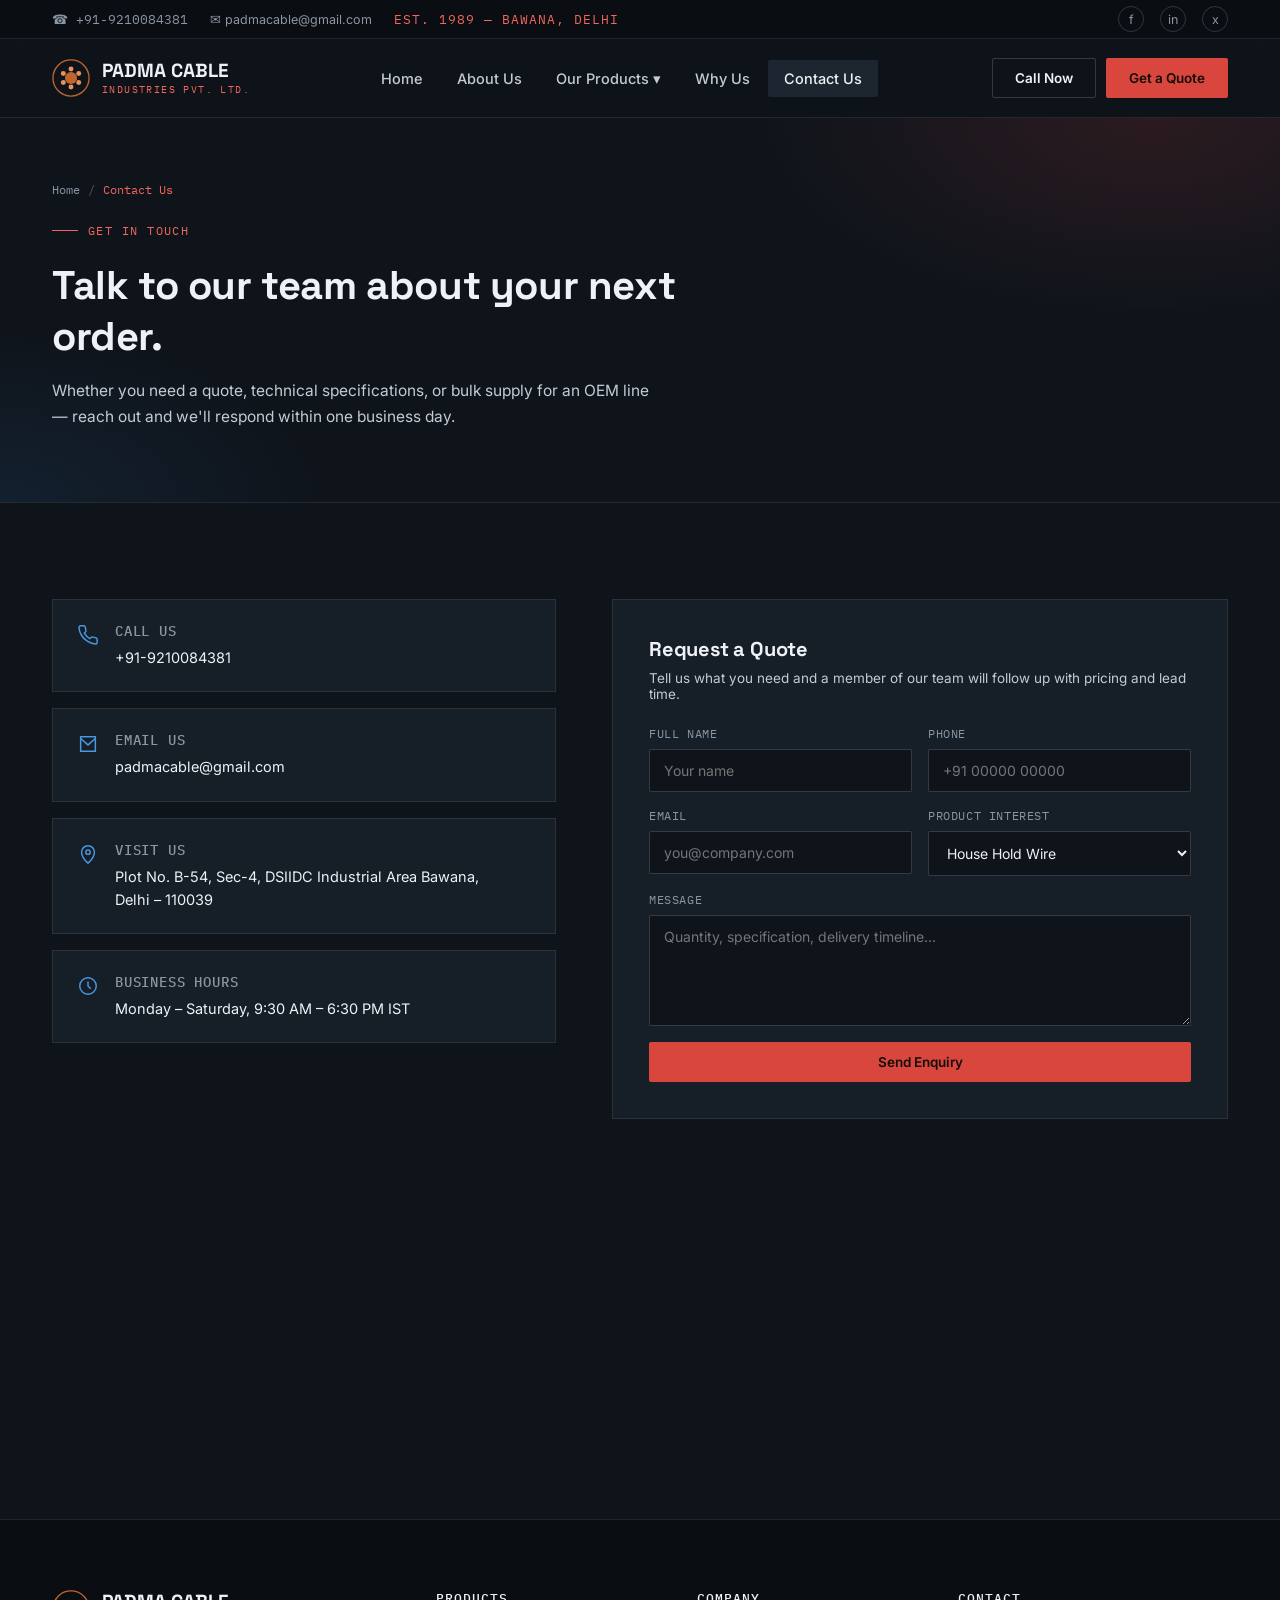
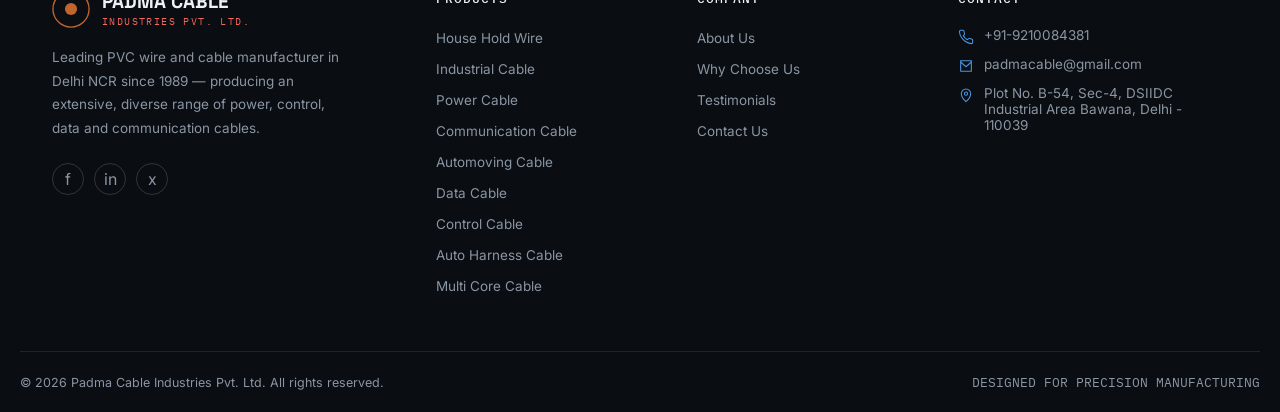
<file: padma-cable-site/contact.html>
<!DOCTYPE html>
<html lang="en">
<head>
<meta charset="UTF-8">
<meta name="viewport" content="width=device-width, initial-scale=1.0, maximum-scale=1.0">
<title>Contact Us | Padma Cable Industries Pvt. Ltd.</title>
<meta name="description" content="Contact Padma Cable Industries for quotes, technical specifications and bulk cable supply. Plot No. B-54, Sec-4, DSIIDC Industrial Area Bawana, Delhi.">
<link rel="preconnect" href="https://fonts.googleapis.com">
<link rel="preconnect" href="https://fonts.gstatic.com" crossorigin>
<link href="https://fonts.googleapis.com/css2?family=Space+Grotesk:wght@400;500;600;700&family=Inter:wght@400;500;600;700;800&family=IBM+Plex+Mono:wght@400;500;600&display=swap" rel="stylesheet">
<link rel="stylesheet" href="style.css">

</head>
<body>
<div class="utility-bar">
  <div class="wrap">
    <div class="utility-left">
      <span class="mono">&#9742; +91-9210084381</span>
      <span>&#9993; padmacable@gmail.com</span>
      <span class="est-tag">EST. 1989 &mdash; BAWANA, DELHI</span>
    </div>
    <div class="utility-right">
      <a href="https://www.facebook.com/p/Padma-Cable-Industries-100066925981080/" aria-label="Facebook" target="_blank" rel="noopener">f</a>
      <a href="https://linkedin.com/" aria-label="LinkedIn" target="_blank" rel="noopener">in</a>
      <a href="https://twitter.com/" aria-label="Twitter" target="_blank" rel="noopener">x</a>
    </div>
  </div>
</div>
<header>
  <div class="wrap nav">
    <a class="logo" href="index.html">
      <svg class="logo-mark" viewBox="0 0 40 40" fill="none">
        <circle cx="20" cy="20" r="19" stroke="#C1652E" stroke-width="1.4"/>
        <circle cx="20" cy="20" r="6.4" fill="#C1652E"/>
        <circle cx="20" cy="10.6" r="2.6" fill="#E8935A"/>
        <circle cx="28.1" cy="15.3" r="2.6" fill="#E8935A"/>
        <circle cx="28.1" cy="24.7" r="2.6" fill="#E8935A"/>
        <circle cx="20" cy="29.4" r="2.6" fill="#E8935A"/>
        <circle cx="11.9" cy="24.7" r="2.6" fill="#E8935A"/>
        <circle cx="11.9" cy="15.3" r="2.6" fill="#E8935A"/>
      </svg>
      <div class="logo-text">PADMA CABLE<span>INDUSTRIES PVT. LTD.</span></div>
    </a>

    <nav class="primary-nav">
      <ul>
        <li><a href="index.html">Home</a></li>
        <li><a href="about.html">About Us</a></li>
        <li class="has-drop">
          <a href="index.html#products">Our Products &#9662;</a>
          <div class="dropdown">
            <a href="house-hold-wire.html"><i></i>House Hold Wire</a>
            <a href="industrial-cable.html"><i></i>Industrial Cable</a>
            <a href="power-cable.html"><i></i>Power Cable</a>
            <a href="communication-cable.html"><i></i>Communication Cable</a>
            <a href="automoving-cable.html"><i></i>Automoving Cable</a>
            <a href="data-cable.html"><i></i>Data Cable</a>
            <a href="control-cable.html"><i></i>Control Cable</a>
            <a href="auto-harness-cable.html"><i></i>Auto Harness Cable</a>
            <a href="multi-core-cable.html"><i></i>Multi Core Cable</a>
          </div>
        </li>
        <li><a href="index.html#why">Why Us</a></li>
        <li><a href="contact.html" class="active">Contact Us</a></li>
      </ul>
    </nav>

    <div class="nav-cta">
      <a class="btn btn-ghost" href="tel:+919210084381">Call Now</a>
      <a class="btn btn-primary" href="contact.html">Get a Quote</a>
      <button class="burger" id="burgerBtn" aria-label="Open menu">
        <svg width="24" height="24" viewBox="0 0 24 24" fill="none" stroke="currentColor" stroke-width="2"><line x1="3" y1="6" x2="21" y2="6"/><line x1="3" y1="12" x2="21" y2="12"/><line x1="3" y1="18" x2="21" y2="18"/></svg>
      </button>
    </div>
  </div>
</header>

<div class="scrim" id="scrim"></div>
<div class="mobile-nav" id="mobileNav">
  <button class="close-btn" id="closeNav" aria-label="Close menu">&#10005;</button>
  <ul>
    <li><a href="index.html">Home</a></li>
    <li><a href="about.html">About Us</a></li>
    <li><a href="index.html#products">Our Products</a></li>
    <li><a href="index.html#why">Why Us</a></li>
    <li><a href="contact.html">Contact Us</a></li>
  </ul>
</div>
<section class="page-hero">
  <div class="wrap">
    <div class="breadcrumb"><a href="index.html">Home</a><span class="sep">/</span><span class="current">Contact Us</span></div>
    <div class="eyebrow">Get In Touch</div>
    <h1>Talk to our team about your next order.</h1>
    <p class="lead">Whether you need a quote, technical specifications, or bulk supply for an OEM line &mdash; reach out and we'll respond within one business day.</p>
  </div>
</section>

<section>
  <div class="wrap contact-grid">
    <div class="contact-cards reveal">
      <div class="contact-card">
        <svg viewBox="0 0 24 24" fill="none" stroke="currentColor" stroke-width="1.6"><path d="M22 16.9v3a2 2 0 0 1-2.2 2 19.8 19.8 0 0 1-8.6-3.1 19.5 19.5 0 0 1-6-6A19.8 19.8 0 0 1 2.1 4.2 2 2 0 0 1 4.1 2h3a2 2 0 0 1 2 1.7c.1 1 .3 2 .6 2.9a2 2 0 0 1-.5 2.1L8 10a16 16 0 0 0 6 6l1.3-1.2a2 2 0 0 1 2.1-.5c.9.3 1.9.5 2.9.6a2 2 0 0 1 1.7 2z"/></svg>
        <div><h4>Call Us</h4><p><a href="tel:+919210084381">+91-9210084381</a></p></div>
      </div>
      <div class="contact-card">
        <svg viewBox="0 0 24 24" fill="none" stroke="currentColor" stroke-width="1.6"><path d="M4 4h16v16H4z"/><path d="m4 6 8 7 8-7"/></svg>
        <div><h4>Email Us</h4><p><a href="mailto:padmacable@gmail.com">padmacable@gmail.com</a></p></div>
      </div>
      <div class="contact-card">
        <svg viewBox="0 0 24 24" fill="none" stroke="currentColor" stroke-width="1.6"><path d="M12 22s7-6.3 7-12a7 7 0 1 0-14 0c0 5.7 7 12 7 12z"/><circle cx="12" cy="10" r="2.4"/></svg>
        <div><h4>Visit Us</h4><p>Plot No. B-54, Sec-4, DSIIDC Industrial Area Bawana,<br>Delhi &ndash; 110039</p></div>
      </div>
      <div class="contact-card">
        <svg viewBox="0 0 24 24" fill="none" stroke="currentColor" stroke-width="1.6"><circle cx="12" cy="12" r="9"/><path d="M12 7v5l3 3"/></svg>
        <div><h4>Business Hours</h4><p>Monday &ndash; Saturday, 9:30 AM &ndash; 6:30 PM IST</p></div>
      </div>

      <iframe class="map-frame reveal" loading="lazy" title="Padma Cable Industries location map"
        src="https://www.google.com/maps/embed?pb=!1m14!1m8!1m3!1d13986.27811748313!2d77.0567771!3d28.7920972!3m2!1i1024!2i768!4f13.1!3m3!1m2!1s0x390da936d69efed5%3A0x5890930c3275b39e!2sPadma%20Cable%20Industries%20Pvt.%20Ltd.!5e0!3m2!1sen!2sin!4v1724149930735!5m2!1sen!2sin">
      </iframe>
    </div>

    <div class="form-panel reveal">
      <h3 style="font-size:20px;margin-bottom:8px;">Request a Quote</h3>
      <p style="font-size:13.5px;color:var(--ink-soft);margin:0 0 24px;">Tell us what you need and a member of our team will follow up with pricing and lead time.</p>
      <form action="mailto:padmacable@gmail.com" method="get" enctype="text/plain">
        <div class="form-row">
          <div class="field"><label for="fname">Full Name</label><input id="fname" name="name" type="text" placeholder="Your name" required></div>
          <div class="field"><label for="fphone">Phone</label><input id="fphone" name="phone" type="tel" placeholder="+91 00000 00000"></div>
        </div>
        <div class="form-row">
          <div class="field"><label for="femail">Email</label><input id="femail" name="email" type="email" placeholder="you@company.com" required></div>
          <div class="field">
            <label for="fproduct">Product Interest</label>
            <select id="fproduct" name="product">
              <option>House Hold Wire</option>
              <option>Industrial Cable</option>
              <option>Power Cable</option>
              <option>Communication Cable</option>
              <option>Automoving Cable</option>
              <option>Data Cable</option>
              <option>Control Cable</option>
              <option>Auto Harness Cable</option>
              <option>Multi Core Cable</option>
            </select>
          </div>
        </div>
        <div class="form-row">
          <div class="field full"><label for="fmsg">Message</label><textarea id="fmsg" name="message" rows="5" placeholder="Quantity, specification, delivery timeline..."></textarea></div>
        </div>
        <button type="submit" class="btn btn-primary" style="width:100%;justify-content:center;">Send Enquiry</button>
      </form>
    </div>
  </div>
</section>
<footer>
  <div class="wrap footer-grid">
    <div class="footer-brand">
      <div class="logo">
        <svg class="logo-mark" viewBox="0 0 40 40" fill="none">
          <circle cx="20" cy="20" r="19" stroke="#C1652E" stroke-width="1.4"/>
          <circle cx="20" cy="20" r="6.4" fill="#C1652E"/>
        </svg>
        <div class="logo-text">PADMA CABLE<span>INDUSTRIES PVT. LTD.</span></div>
      </div>
      <p>Leading PVC wire and cable manufacturer in Delhi NCR since 1989 &mdash; producing an extensive, diverse range of power, control, data and communication cables.</p>
      <div class="footer-social">
        <a href="https://www.facebook.com/p/Padma-Cable-Industries-100066925981080/" target="_blank" rel="noopener" aria-label="Facebook">f</a>
        <a href="https://linkedin.com/" target="_blank" rel="noopener" aria-label="LinkedIn">in</a>
        <a href="https://twitter.com/" target="_blank" rel="noopener" aria-label="Twitter">x</a>
      </div>
    </div>
    <div class="footer-col">
      <h4>Products</h4>
      <ul>
        <li><a href="house-hold-wire.html">House Hold Wire</a></li>
        <li><a href="industrial-cable.html">Industrial Cable</a></li>
        <li><a href="power-cable.html">Power Cable</a></li>
        <li><a href="communication-cable.html">Communication Cable</a></li>
        <li><a href="automoving-cable.html">Automoving Cable</a></li>
        <li><a href="data-cable.html">Data Cable</a></li>
        <li><a href="control-cable.html">Control Cable</a></li>
        <li><a href="auto-harness-cable.html">Auto Harness Cable</a></li>
        <li><a href="multi-core-cable.html">Multi Core Cable</a></li>
      </ul>
    </div>
    <div class="footer-col">
      <h4>Company</h4>
      <ul>
        <li><a href="about.html">About Us</a></li>
        <li><a href="index.html#why">Why Choose Us</a></li>
        <li><a href="index.html#testimonials">Testimonials</a></li>
        <li><a href="contact.html">Contact Us</a></li>
      </ul>
    </div>
    <div class="footer-col">
      <h4>Contact</h4>
      <ul class="footer-contact">
        <li><svg viewBox="0 0 24 24" fill="none" stroke="currentColor" stroke-width="1.6"><path d="M22 16.9v3a2 2 0 0 1-2.2 2 19.8 19.8 0 0 1-8.6-3.1 19.5 19.5 0 0 1-6-6A19.8 19.8 0 0 1 2.1 4.2 2 2 0 0 1 4.1 2h3a2 2 0 0 1 2 1.7c.1 1 .3 2 .6 2.9a2 2 0 0 1-.5 2.1L8 10a16 16 0 0 0 6 6l1.3-1.2a2 2 0 0 1 2.1-.5c.9.3 1.9.5 2.9.6a2 2 0 0 1 1.7 2z"/></svg>+91-9210084381</li>
        <li><svg viewBox="0 0 24 24" fill="none" stroke="currentColor" stroke-width="1.6"><path d="M4 4h16v16H4z"/><path d="m4 6 8 7 8-7"/></svg>padmacable@gmail.com</li>
        <li><svg viewBox="0 0 24 24" fill="none" stroke="currentColor" stroke-width="1.6"><path d="M12 22s7-6.3 7-12a7 7 0 1 0-14 0c0 5.7 7 12 7 12z"/><circle cx="12" cy="10" r="2.4"/></svg>Plot No. B-54, Sec-4, DSIIDC Industrial Area Bawana, Delhi - 110039</li>
      </ul>
    </div>
  </div>
  <div class="wrap footer-bottom">
    <span>&copy; 2026 Padma Cable Industries Pvt. Ltd. All rights reserved.</span>
    <span class="mono">DESIGNED FOR PRECISION MANUFACTURING</span>
  </div>
</footer>
<script>
  const els = document.querySelectorAll('.reveal');
  const io = new IntersectionObserver((entries)=>{
    entries.forEach(e=>{ if(e.isIntersecting){ e.target.classList.add('in'); io.unobserve(e.target); } });
  },{threshold:0.15});
  els.forEach(el=>io.observe(el));

  const burger = document.getElementById('burgerBtn');
  const mobileNav = document.getElementById('mobileNav');
  const scrim = document.getElementById('scrim');
  const closeNav = document.getElementById('closeNav');
  function openNav(){ mobileNav.classList.add('open'); scrim.classList.add('open'); }
  function shutNav(){ mobileNav.classList.remove('open'); scrim.classList.remove('open'); }
  burger.addEventListener('click', openNav);
  closeNav.addEventListener('click', shutNav);
  scrim.addEventListener('click', shutNav);
  mobileNav.querySelectorAll('a').forEach(a=>a.addEventListener('click', shutNav));
</script>
</body>
</html>
</file>
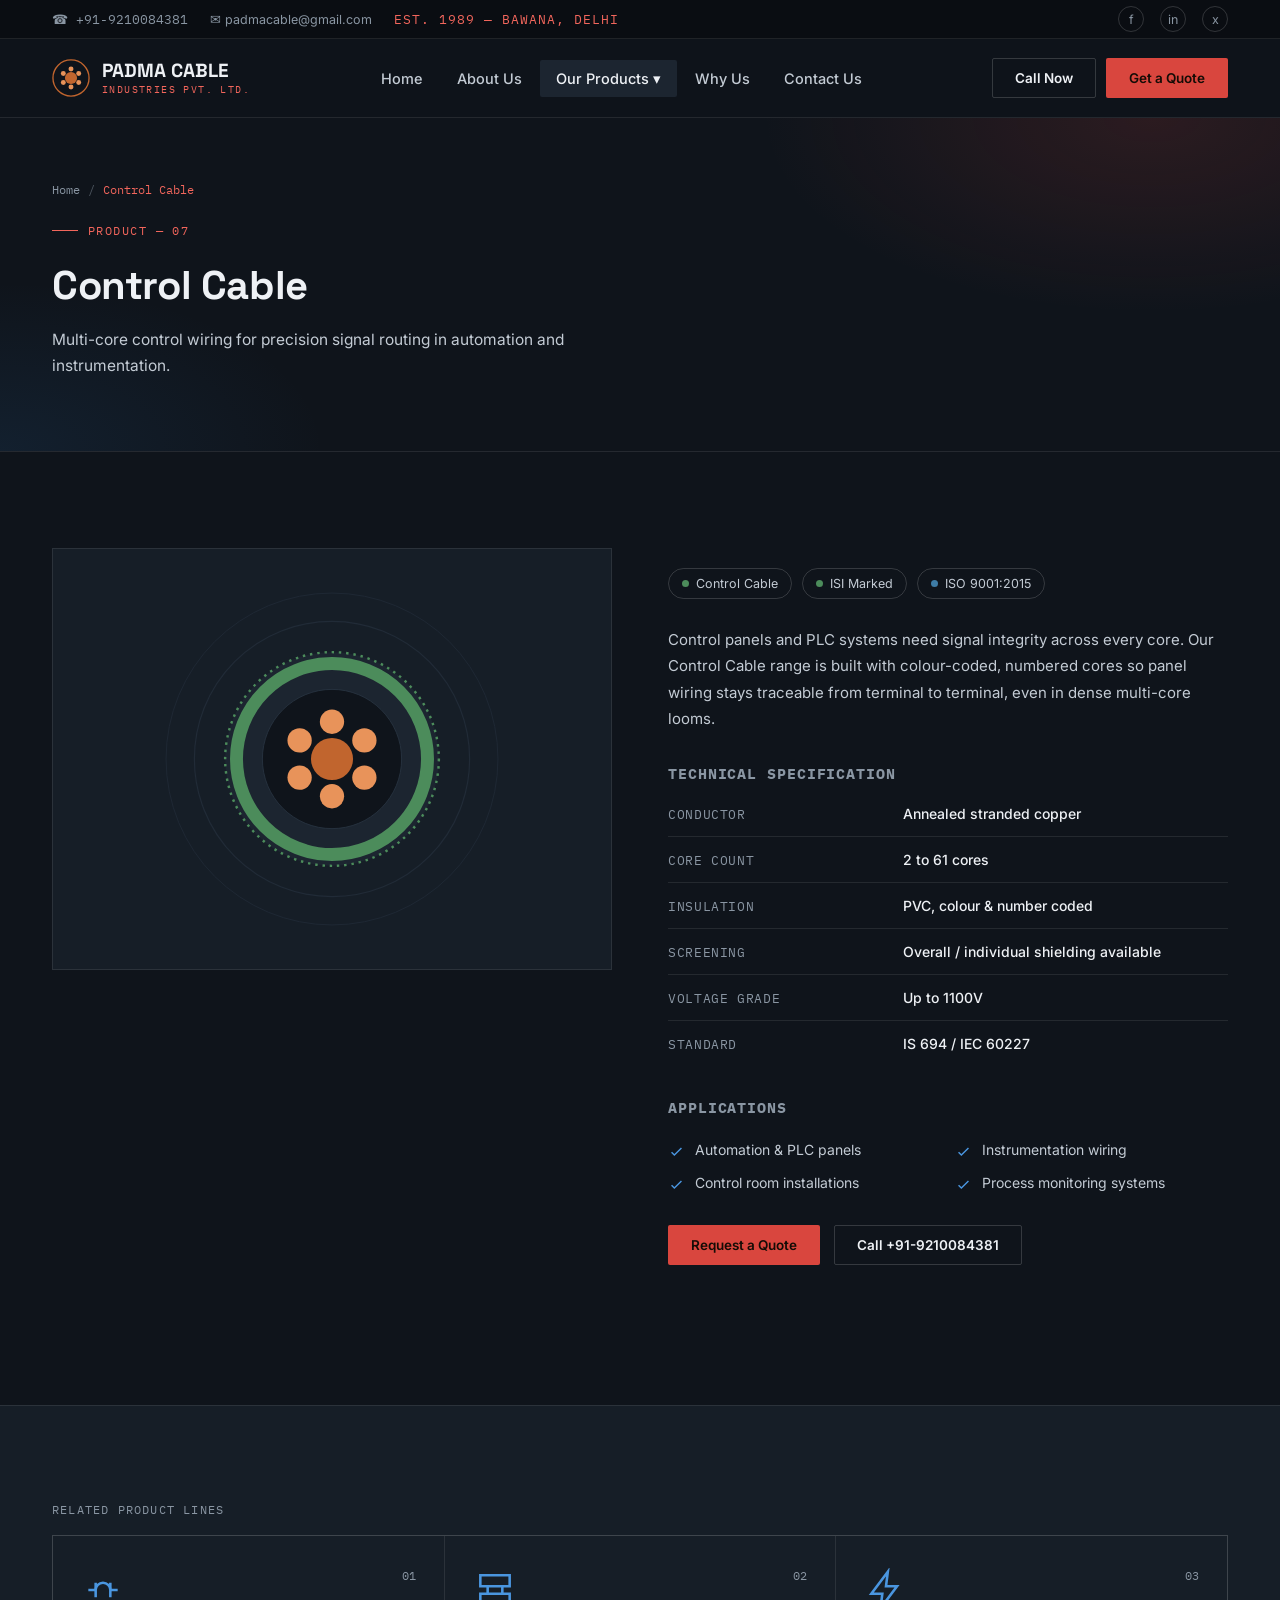
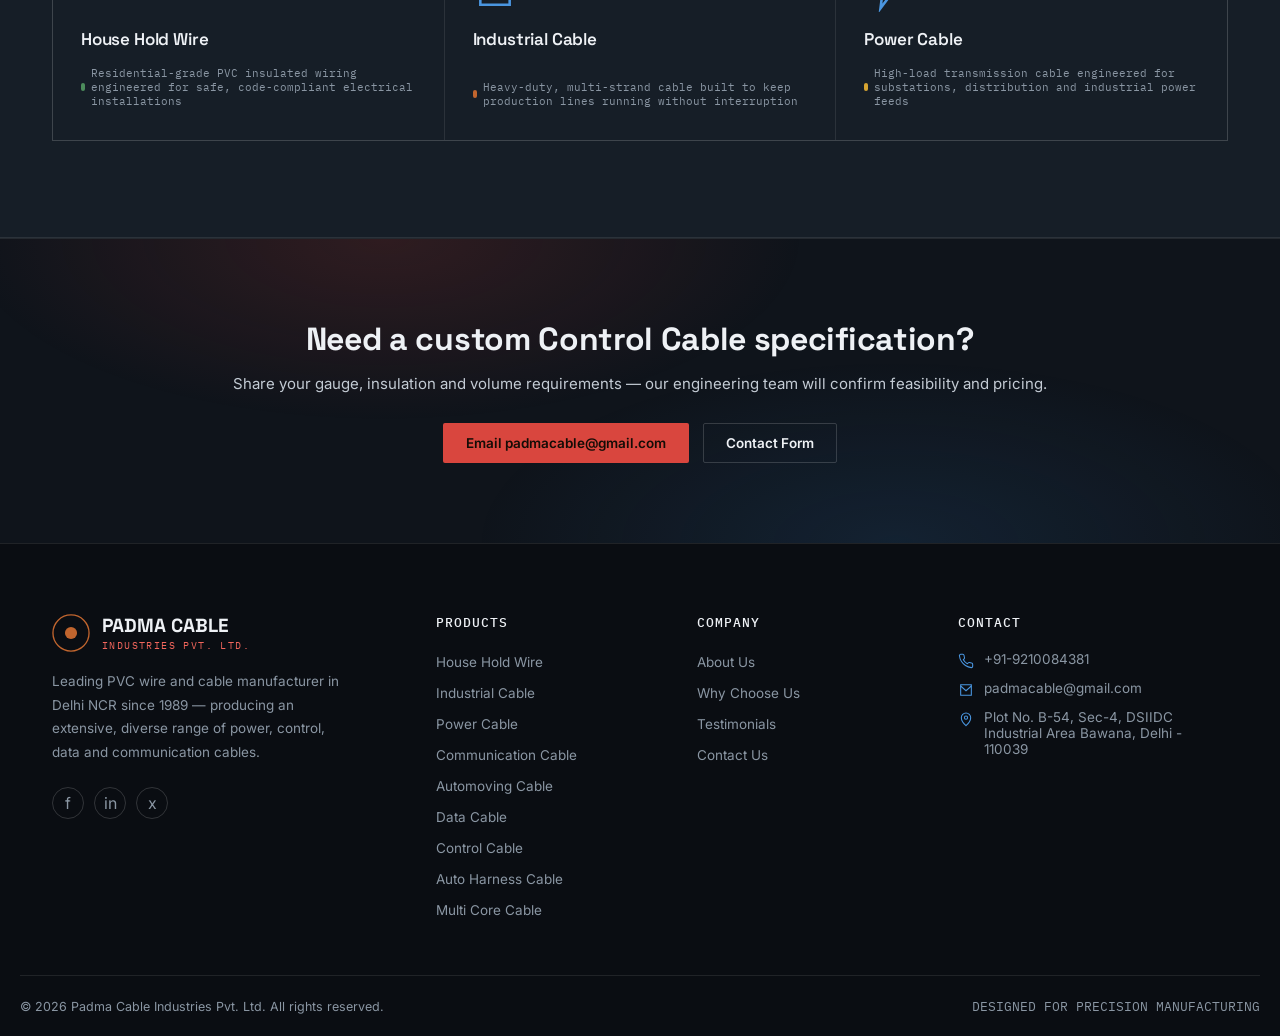
<file: padma-cable-site/control-cable.html>
<!DOCTYPE html>
<html lang="en">
<head>
<meta charset="UTF-8">
<meta name="viewport" content="width=device-width, initial-scale=1.0, maximum-scale=1.0">
<title>Control Cable | Padma Cable Industries Pvt. Ltd.</title>
<meta name="description" content="Multi-core control wiring for precision signal routing in automation and instrumentation. Manufactured by Padma Cable Industries, Delhi.">
<link rel="preconnect" href="https://fonts.googleapis.com">
<link rel="preconnect" href="https://fonts.gstatic.com" crossorigin>
<link href="https://fonts.googleapis.com/css2?family=Space+Grotesk:wght@400;500;600;700&family=Inter:wght@400;500;600;700;800&family=IBM+Plex+Mono:wght@400;500;600&display=swap" rel="stylesheet">
<link rel="stylesheet" href="style.css">

</head>
<body>
<div class="utility-bar">
  <div class="wrap">
    <div class="utility-left">
      <span class="mono">&#9742; +91-9210084381</span>
      <span>&#9993; padmacable@gmail.com</span>
      <span class="est-tag">EST. 1989 &mdash; BAWANA, DELHI</span>
    </div>
    <div class="utility-right">
      <a href="https://www.facebook.com/p/Padma-Cable-Industries-100066925981080/" aria-label="Facebook" target="_blank" rel="noopener">f</a>
      <a href="https://linkedin.com/" aria-label="LinkedIn" target="_blank" rel="noopener">in</a>
      <a href="https://twitter.com/" aria-label="Twitter" target="_blank" rel="noopener">x</a>
    </div>
  </div>
</div>
<header>
  <div class="wrap nav">
    <a class="logo" href="index.html">
      <svg class="logo-mark" viewBox="0 0 40 40" fill="none">
        <circle cx="20" cy="20" r="19" stroke="#C1652E" stroke-width="1.4"/>
        <circle cx="20" cy="20" r="6.4" fill="#C1652E"/>
        <circle cx="20" cy="10.6" r="2.6" fill="#E8935A"/>
        <circle cx="28.1" cy="15.3" r="2.6" fill="#E8935A"/>
        <circle cx="28.1" cy="24.7" r="2.6" fill="#E8935A"/>
        <circle cx="20" cy="29.4" r="2.6" fill="#E8935A"/>
        <circle cx="11.9" cy="24.7" r="2.6" fill="#E8935A"/>
        <circle cx="11.9" cy="15.3" r="2.6" fill="#E8935A"/>
      </svg>
      <div class="logo-text">PADMA CABLE<span>INDUSTRIES PVT. LTD.</span></div>
    </a>

    <nav class="primary-nav">
      <ul>
        <li><a href="index.html">Home</a></li>
        <li><a href="about.html">About Us</a></li>
        <li class="has-drop">
          <a href="index.html#products" class="active">Our Products &#9662;</a>
          <div class="dropdown">
            <a href="house-hold-wire.html"><i></i>House Hold Wire</a>
            <a href="industrial-cable.html"><i></i>Industrial Cable</a>
            <a href="power-cable.html"><i></i>Power Cable</a>
            <a href="communication-cable.html"><i></i>Communication Cable</a>
            <a href="automoving-cable.html"><i></i>Automoving Cable</a>
            <a href="data-cable.html"><i></i>Data Cable</a>
            <a href="control-cable.html"><i></i>Control Cable</a>
            <a href="auto-harness-cable.html"><i></i>Auto Harness Cable</a>
            <a href="multi-core-cable.html"><i></i>Multi Core Cable</a>
          </div>
        </li>
        <li><a href="index.html#why">Why Us</a></li>
        <li><a href="contact.html">Contact Us</a></li>
      </ul>
    </nav>

    <div class="nav-cta">
      <a class="btn btn-ghost" href="tel:+919210084381">Call Now</a>
      <a class="btn btn-primary" href="contact.html">Get a Quote</a>
      <button class="burger" id="burgerBtn" aria-label="Open menu">
        <svg width="24" height="24" viewBox="0 0 24 24" fill="none" stroke="currentColor" stroke-width="2"><line x1="3" y1="6" x2="21" y2="6"/><line x1="3" y1="12" x2="21" y2="12"/><line x1="3" y1="18" x2="21" y2="18"/></svg>
      </button>
    </div>
  </div>
</header>

<div class="scrim" id="scrim"></div>
<div class="mobile-nav" id="mobileNav">
  <button class="close-btn" id="closeNav" aria-label="Close menu">&#10005;</button>
  <ul>
    <li><a href="index.html">Home</a></li>
    <li><a href="about.html">About Us</a></li>
    <li><a href="index.html#products">Our Products</a></li>
    <li><a href="index.html#why">Why Us</a></li>
    <li><a href="contact.html">Contact Us</a></li>
  </ul>
</div>
<section class="page-hero">
  <div class="wrap">
    <div class="breadcrumb"><a href="index.html">Home</a><span class="sep">/</span><span class="current">Control Cable</span></div>
    <div class="eyebrow">Product &mdash; 07</div>
    <h1>Control Cable</h1>
    <p class="lead">Multi-core control wiring for precision signal routing in automation and instrumentation.</p>
  </div>
</section>

<section>
  <div class="wrap detail-grid">
    <div class="detail-visual reveal">
      <svg viewBox="0 0 420 420" fill="none">
        <circle cx="210" cy="210" r="205" stroke="#212B37" stroke-width="1"/>
        <circle cx="210" cy="210" r="170" fill="#161E27" stroke="#212B37" stroke-width="1.5"/>
        <circle cx="210" cy="210" r="132" fill="#1C2530" stroke="#4C8C5B" stroke-width="3" stroke-dasharray="3 6"/>
        <circle cx="210" cy="210" r="118" fill="none" stroke="#4C8C5B" stroke-width="16"/>
        <circle cx="210" cy="210" r="86" fill="#0F141B" stroke="#2A3644" stroke-width="1"/>
        <g>
          <circle cx="210" cy="210" r="26" fill="#C1652E"/>
          <circle cx="210" cy="164" r="15" fill="#E8935A"/>
          <circle cx="250" cy="187" r="15" fill="#E8935A"/>
          <circle cx="250" cy="233" r="15" fill="#E8935A"/>
          <circle cx="210" cy="256" r="15" fill="#E8935A"/>
          <circle cx="170" cy="233" r="15" fill="#E8935A"/>
          <circle cx="170" cy="187" r="15" fill="#E8935A"/>
        </g>
      </svg>
    </div>
    <div class="reveal">
      <div class="tag-row">
        <span class="pill"><i style="background:#4C8C5B"></i>Control Cable</span>
        <span class="pill"><i style="background:#4C8C5B"></i>ISI Marked</span>
        <span class="pill"><i style="background:#3E7CA6"></i>ISO 9001:2015</span>
      </div>
      <p style="font-size:15px;line-height:1.75;color:var(--ink-soft);">Control panels and PLC systems need signal integrity across every core. Our Control Cable range is built with colour-coded, numbered cores so panel wiring stays traceable from terminal to terminal, even in dense multi-core looms.</p>

      <h3 style="font-size:15px;margin:32px 0 4px;text-transform:uppercase;letter-spacing:.06em;color:var(--ink-muted);font-family:'IBM Plex Mono',monospace;">Technical Specification</h3>
      <table class="spec-table">
<tr><td>Conductor</td><td>Annealed stranded copper</td></tr>
<tr><td>Core Count</td><td>2 to 61 cores</td></tr>
<tr><td>Insulation</td><td>PVC, colour &amp; number coded</td></tr>
<tr><td>Screening</td><td>Overall / individual shielding available</td></tr>
<tr><td>Voltage Grade</td><td>Up to 1100V</td></tr>
<tr><td>Standard</td><td>IS 694 / IEC 60227</td></tr>
      </table>

      <h3 style="font-size:15px;margin:32px 0 4px;text-transform:uppercase;letter-spacing:.06em;color:var(--ink-muted);font-family:'IBM Plex Mono',monospace;">Applications</h3>
      <ul class="app-list">
<li><svg viewBox="0 0 24 24" fill="none" stroke="currentColor" stroke-width="2"><path d="m5 13 4 4L19 7"/></svg>Automation &amp; PLC panels</li>
<li><svg viewBox="0 0 24 24" fill="none" stroke="currentColor" stroke-width="2"><path d="m5 13 4 4L19 7"/></svg>Instrumentation wiring</li>
<li><svg viewBox="0 0 24 24" fill="none" stroke="currentColor" stroke-width="2"><path d="m5 13 4 4L19 7"/></svg>Control room installations</li>
<li><svg viewBox="0 0 24 24" fill="none" stroke="currentColor" stroke-width="2"><path d="m5 13 4 4L19 7"/></svg>Process monitoring systems</li>
      </ul>

      <div class="hero-actions" style="margin-top:32px;">
        <a class="btn btn-primary" href="contact.html">Request a Quote</a>
        <a class="btn btn-ghost" href="tel:+919210084381">Call +91-9210084381</a>
      </div>
    </div>
  </div>
</section>

<section class="products">
  <div class="wrap">
    <span class="related-label">RELATED PRODUCT LINES</span>
    <div class="product-grid">
      <div class="product-card reveal">
        <div class="product-top">
          <svg class="product-icon" viewBox="0 0 24 24" fill="none" stroke="currentColor" stroke-width="1.4"><path d="M4 12h4M16 12h4M8 12a4 4 0 0 1 8 0"/><path d="M8 8v8M16 8v8"/></svg>
          <span class="product-index mono">01</span>
        </div>
        <h3>House Hold Wire</h3>
        <span class="core-tag"><i style="background:#4C8C5B"></i>Residential-grade PVC insulated wiring engineered for safe, code-compliant electrical installations</span>
        <a class="card-link" href="house-hold-wire.html"></a>
        <svg class="arrow" width="16" height="16" viewBox="0 0 24 24" fill="none" stroke="currentColor" stroke-width="2"><path d="M7 17 17 7M7 7h10v10"/></svg>
      </div>
      <div class="product-card reveal">
        <div class="product-top">
          <svg class="product-icon" viewBox="0 0 24 24" fill="none" stroke="currentColor" stroke-width="1.4"><path d="M4 4h16v6H4zM4 14h16v6H4z"/><path d="M8 10v4M16 10v4"/></svg>
          <span class="product-index mono">02</span>
        </div>
        <h3>Industrial Cable</h3>
        <span class="core-tag"><i style="background:#C1652E"></i>Heavy-duty, multi-strand cable built to keep production lines running without interruption</span>
        <a class="card-link" href="industrial-cable.html"></a>
        <svg class="arrow" width="16" height="16" viewBox="0 0 24 24" fill="none" stroke="currentColor" stroke-width="2"><path d="M7 17 17 7M7 7h10v10"/></svg>
      </div>
      <div class="product-card reveal">
        <div class="product-top">
          <svg class="product-icon" viewBox="0 0 24 24" fill="none" stroke="currentColor" stroke-width="1.4"><path d="M13 2 4 14h6l-1 8 9-12h-6z"/></svg>
          <span class="product-index mono">03</span>
        </div>
        <h3>Power Cable</h3>
        <span class="core-tag"><i style="background:#D6A431"></i>High-load transmission cable engineered for substations, distribution and industrial power feeds</span>
        <a class="card-link" href="power-cable.html"></a>
        <svg class="arrow" width="16" height="16" viewBox="0 0 24 24" fill="none" stroke="currentColor" stroke-width="2"><path d="M7 17 17 7M7 7h10v10"/></svg>
      </div>
    </div>
  </div>
</section>

<section class="cta-band">
  <div class="wrap">
    <h2>Need a custom Control Cable specification?</h2>
    <p>Share your gauge, insulation and volume requirements &mdash; our engineering team will confirm feasibility and pricing.</p>
    <div class="btn-row">
      <a class="btn btn-primary" href="mailto:padmacable@gmail.com">Email padmacable@gmail.com</a>
      <a class="btn btn-ghost" href="contact.html">Contact Form</a>
    </div>
  </div>
</section>
<footer>
  <div class="wrap footer-grid">
    <div class="footer-brand">
      <div class="logo">
        <svg class="logo-mark" viewBox="0 0 40 40" fill="none">
          <circle cx="20" cy="20" r="19" stroke="#C1652E" stroke-width="1.4"/>
          <circle cx="20" cy="20" r="6.4" fill="#C1652E"/>
        </svg>
        <div class="logo-text">PADMA CABLE<span>INDUSTRIES PVT. LTD.</span></div>
      </div>
      <p>Leading PVC wire and cable manufacturer in Delhi NCR since 1989 &mdash; producing an extensive, diverse range of power, control, data and communication cables.</p>
      <div class="footer-social">
        <a href="https://www.facebook.com/p/Padma-Cable-Industries-100066925981080/" target="_blank" rel="noopener" aria-label="Facebook">f</a>
        <a href="https://linkedin.com/" target="_blank" rel="noopener" aria-label="LinkedIn">in</a>
        <a href="https://twitter.com/" target="_blank" rel="noopener" aria-label="Twitter">x</a>
      </div>
    </div>
    <div class="footer-col">
      <h4>Products</h4>
      <ul>
        <li><a href="house-hold-wire.html">House Hold Wire</a></li>
        <li><a href="industrial-cable.html">Industrial Cable</a></li>
        <li><a href="power-cable.html">Power Cable</a></li>
        <li><a href="communication-cable.html">Communication Cable</a></li>
        <li><a href="automoving-cable.html">Automoving Cable</a></li>
        <li><a href="data-cable.html">Data Cable</a></li>
        <li><a href="control-cable.html">Control Cable</a></li>
        <li><a href="auto-harness-cable.html">Auto Harness Cable</a></li>
        <li><a href="multi-core-cable.html">Multi Core Cable</a></li>
      </ul>
    </div>
    <div class="footer-col">
      <h4>Company</h4>
      <ul>
        <li><a href="about.html">About Us</a></li>
        <li><a href="index.html#why">Why Choose Us</a></li>
        <li><a href="index.html#testimonials">Testimonials</a></li>
        <li><a href="contact.html">Contact Us</a></li>
      </ul>
    </div>
    <div class="footer-col">
      <h4>Contact</h4>
      <ul class="footer-contact">
        <li><svg viewBox="0 0 24 24" fill="none" stroke="currentColor" stroke-width="1.6"><path d="M22 16.9v3a2 2 0 0 1-2.2 2 19.8 19.8 0 0 1-8.6-3.1 19.5 19.5 0 0 1-6-6A19.8 19.8 0 0 1 2.1 4.2 2 2 0 0 1 4.1 2h3a2 2 0 0 1 2 1.7c.1 1 .3 2 .6 2.9a2 2 0 0 1-.5 2.1L8 10a16 16 0 0 0 6 6l1.3-1.2a2 2 0 0 1 2.1-.5c.9.3 1.9.5 2.9.6a2 2 0 0 1 1.7 2z"/></svg>+91-9210084381</li>
        <li><svg viewBox="0 0 24 24" fill="none" stroke="currentColor" stroke-width="1.6"><path d="M4 4h16v16H4z"/><path d="m4 6 8 7 8-7"/></svg>padmacable@gmail.com</li>
        <li><svg viewBox="0 0 24 24" fill="none" stroke="currentColor" stroke-width="1.6"><path d="M12 22s7-6.3 7-12a7 7 0 1 0-14 0c0 5.7 7 12 7 12z"/><circle cx="12" cy="10" r="2.4"/></svg>Plot No. B-54, Sec-4, DSIIDC Industrial Area Bawana, Delhi - 110039</li>
      </ul>
    </div>
  </div>
  <div class="wrap footer-bottom">
    <span>&copy; 2026 Padma Cable Industries Pvt. Ltd. All rights reserved.</span>
    <span class="mono">DESIGNED FOR PRECISION MANUFACTURING</span>
  </div>
</footer>
<script>
  const els = document.querySelectorAll('.reveal');
  const io = new IntersectionObserver((entries)=>{
    entries.forEach(e=>{ if(e.isIntersecting){ e.target.classList.add('in'); io.unobserve(e.target); } });
  },{threshold:0.15});
  els.forEach(el=>io.observe(el));

  const burger = document.getElementById('burgerBtn');
  const mobileNav = document.getElementById('mobileNav');
  const scrim = document.getElementById('scrim');
  const closeNav = document.getElementById('closeNav');
  function openNav(){ mobileNav.classList.add('open'); scrim.classList.add('open'); }
  function shutNav(){ mobileNav.classList.remove('open'); scrim.classList.remove('open'); }
  burger.addEventListener('click', openNav);
  closeNav.addEventListener('click', shutNav);
  scrim.addEventListener('click', shutNav);
  mobileNav.querySelectorAll('a').forEach(a=>a.addEventListener('click', shutNav));
</script>
</body>
</html>
</file>
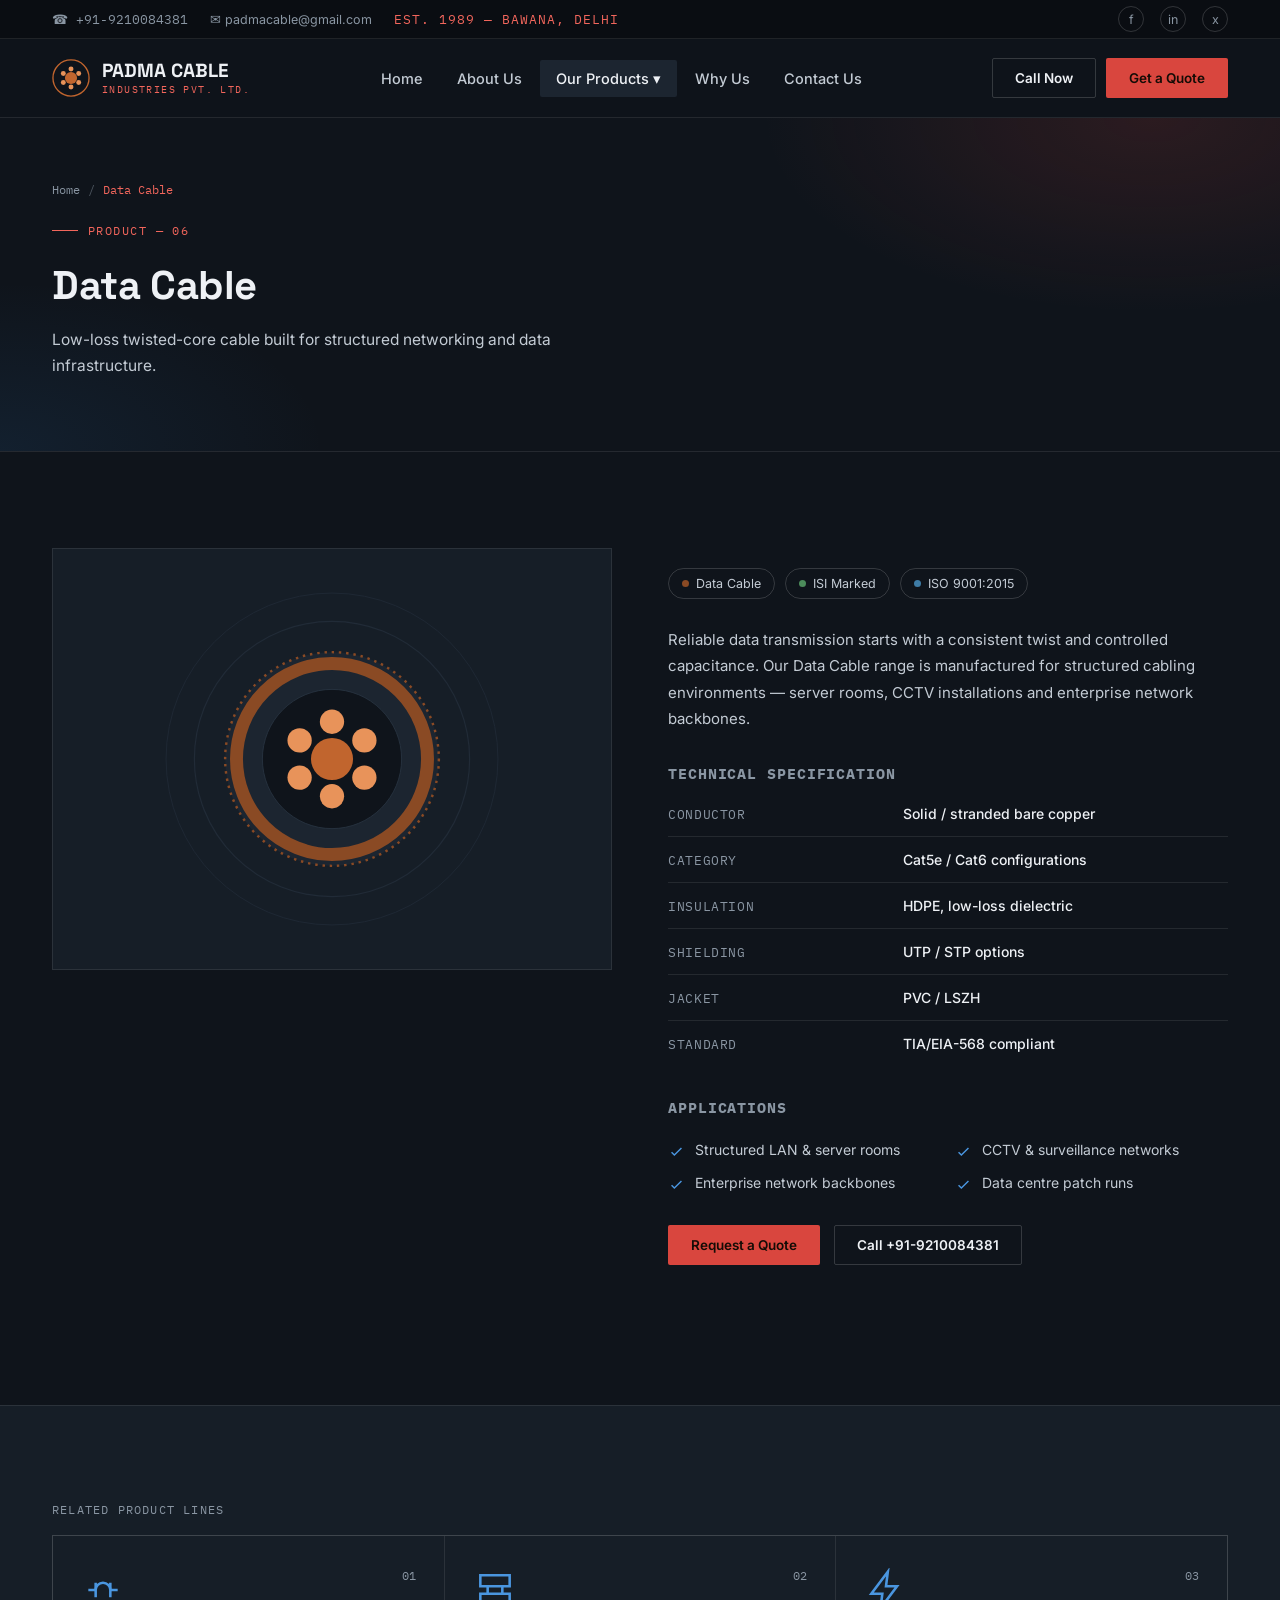
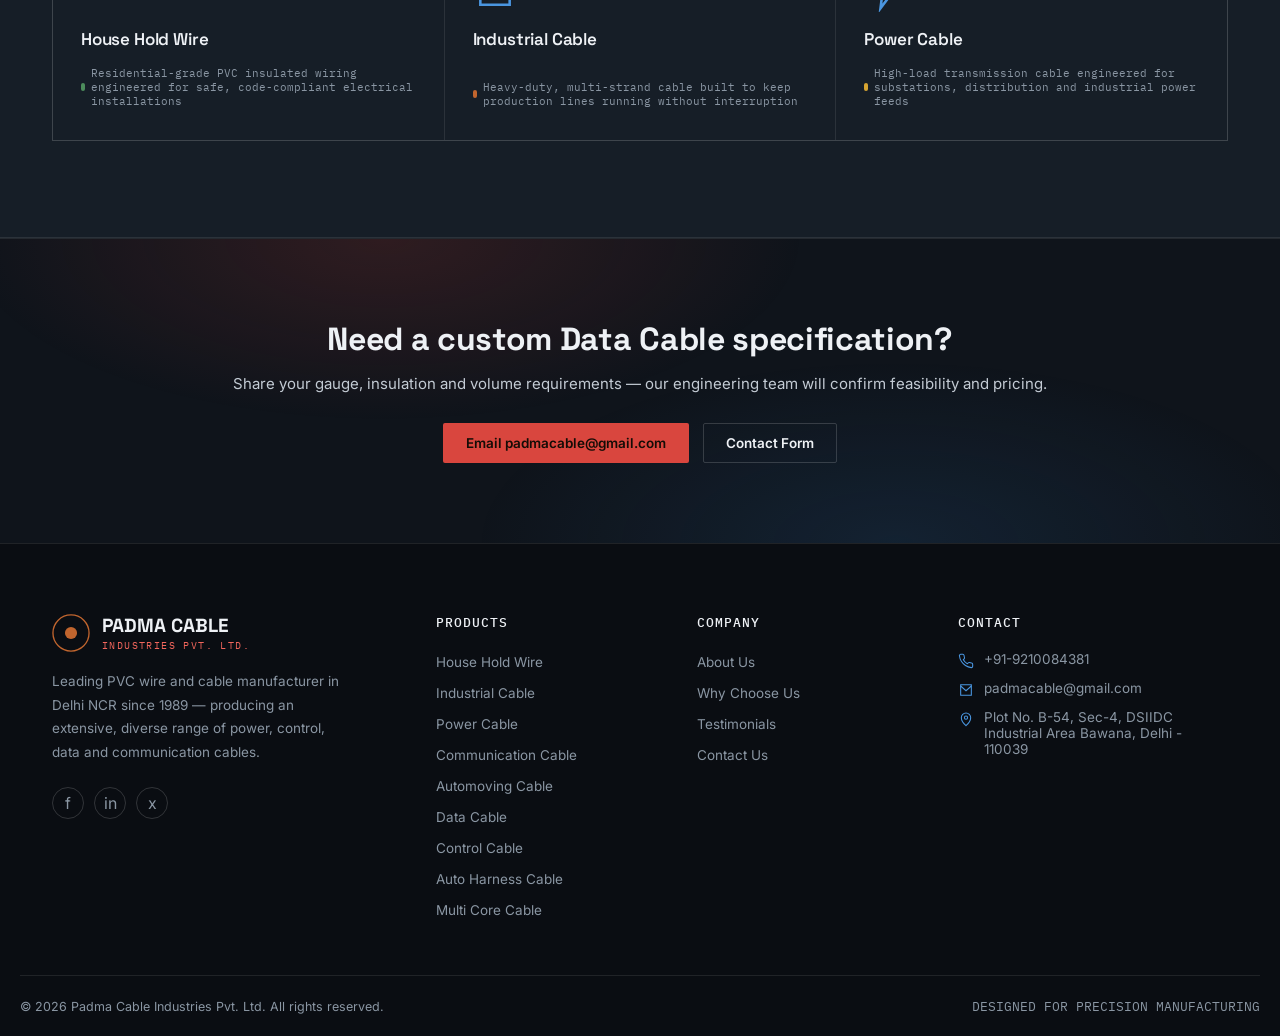
<file: padma-cable-site/data-cable.html>
<!DOCTYPE html>
<html lang="en">
<head>
<meta charset="UTF-8">
<meta name="viewport" content="width=device-width, initial-scale=1.0, maximum-scale=1.0">
<title>Data Cable | Padma Cable Industries Pvt. Ltd.</title>
<meta name="description" content="Low-loss twisted-core cable built for structured networking and data infrastructure. Manufactured by Padma Cable Industries, Delhi.">
<link rel="preconnect" href="https://fonts.googleapis.com">
<link rel="preconnect" href="https://fonts.gstatic.com" crossorigin>
<link href="https://fonts.googleapis.com/css2?family=Space+Grotesk:wght@400;500;600;700&family=Inter:wght@400;500;600;700;800&family=IBM+Plex+Mono:wght@400;500;600&display=swap" rel="stylesheet">
<link rel="stylesheet" href="style.css">

</head>
<body>
<div class="utility-bar">
  <div class="wrap">
    <div class="utility-left">
      <span class="mono">&#9742; +91-9210084381</span>
      <span>&#9993; padmacable@gmail.com</span>
      <span class="est-tag">EST. 1989 &mdash; BAWANA, DELHI</span>
    </div>
    <div class="utility-right">
      <a href="https://www.facebook.com/p/Padma-Cable-Industries-100066925981080/" aria-label="Facebook" target="_blank" rel="noopener">f</a>
      <a href="https://linkedin.com/" aria-label="LinkedIn" target="_blank" rel="noopener">in</a>
      <a href="https://twitter.com/" aria-label="Twitter" target="_blank" rel="noopener">x</a>
    </div>
  </div>
</div>
<header>
  <div class="wrap nav">
    <a class="logo" href="index.html">
      <svg class="logo-mark" viewBox="0 0 40 40" fill="none">
        <circle cx="20" cy="20" r="19" stroke="#C1652E" stroke-width="1.4"/>
        <circle cx="20" cy="20" r="6.4" fill="#C1652E"/>
        <circle cx="20" cy="10.6" r="2.6" fill="#E8935A"/>
        <circle cx="28.1" cy="15.3" r="2.6" fill="#E8935A"/>
        <circle cx="28.1" cy="24.7" r="2.6" fill="#E8935A"/>
        <circle cx="20" cy="29.4" r="2.6" fill="#E8935A"/>
        <circle cx="11.9" cy="24.7" r="2.6" fill="#E8935A"/>
        <circle cx="11.9" cy="15.3" r="2.6" fill="#E8935A"/>
      </svg>
      <div class="logo-text">PADMA CABLE<span>INDUSTRIES PVT. LTD.</span></div>
    </a>

    <nav class="primary-nav">
      <ul>
        <li><a href="index.html">Home</a></li>
        <li><a href="about.html">About Us</a></li>
        <li class="has-drop">
          <a href="index.html#products" class="active">Our Products &#9662;</a>
          <div class="dropdown">
            <a href="house-hold-wire.html"><i></i>House Hold Wire</a>
            <a href="industrial-cable.html"><i></i>Industrial Cable</a>
            <a href="power-cable.html"><i></i>Power Cable</a>
            <a href="communication-cable.html"><i></i>Communication Cable</a>
            <a href="automoving-cable.html"><i></i>Automoving Cable</a>
            <a href="data-cable.html"><i></i>Data Cable</a>
            <a href="control-cable.html"><i></i>Control Cable</a>
            <a href="auto-harness-cable.html"><i></i>Auto Harness Cable</a>
            <a href="multi-core-cable.html"><i></i>Multi Core Cable</a>
          </div>
        </li>
        <li><a href="index.html#why">Why Us</a></li>
        <li><a href="contact.html">Contact Us</a></li>
      </ul>
    </nav>

    <div class="nav-cta">
      <a class="btn btn-ghost" href="tel:+919210084381">Call Now</a>
      <a class="btn btn-primary" href="contact.html">Get a Quote</a>
      <button class="burger" id="burgerBtn" aria-label="Open menu">
        <svg width="24" height="24" viewBox="0 0 24 24" fill="none" stroke="currentColor" stroke-width="2"><line x1="3" y1="6" x2="21" y2="6"/><line x1="3" y1="12" x2="21" y2="12"/><line x1="3" y1="18" x2="21" y2="18"/></svg>
      </button>
    </div>
  </div>
</header>

<div class="scrim" id="scrim"></div>
<div class="mobile-nav" id="mobileNav">
  <button class="close-btn" id="closeNav" aria-label="Close menu">&#10005;</button>
  <ul>
    <li><a href="index.html">Home</a></li>
    <li><a href="about.html">About Us</a></li>
    <li><a href="index.html#products">Our Products</a></li>
    <li><a href="index.html#why">Why Us</a></li>
    <li><a href="contact.html">Contact Us</a></li>
  </ul>
</div>
<section class="page-hero">
  <div class="wrap">
    <div class="breadcrumb"><a href="index.html">Home</a><span class="sep">/</span><span class="current">Data Cable</span></div>
    <div class="eyebrow">Product &mdash; 06</div>
    <h1>Data Cable</h1>
    <p class="lead">Low-loss twisted-core cable built for structured networking and data infrastructure.</p>
  </div>
</section>

<section>
  <div class="wrap detail-grid">
    <div class="detail-visual reveal">
      <svg viewBox="0 0 420 420" fill="none">
        <circle cx="210" cy="210" r="205" stroke="#212B37" stroke-width="1"/>
        <circle cx="210" cy="210" r="170" fill="#161E27" stroke="#212B37" stroke-width="1.5"/>
        <circle cx="210" cy="210" r="132" fill="#1C2530" stroke="#8A4A24" stroke-width="3" stroke-dasharray="3 6"/>
        <circle cx="210" cy="210" r="118" fill="none" stroke="#8A4A24" stroke-width="16"/>
        <circle cx="210" cy="210" r="86" fill="#0F141B" stroke="#2A3644" stroke-width="1"/>
        <g>
          <circle cx="210" cy="210" r="26" fill="#C1652E"/>
          <circle cx="210" cy="164" r="15" fill="#E8935A"/>
          <circle cx="250" cy="187" r="15" fill="#E8935A"/>
          <circle cx="250" cy="233" r="15" fill="#E8935A"/>
          <circle cx="210" cy="256" r="15" fill="#E8935A"/>
          <circle cx="170" cy="233" r="15" fill="#E8935A"/>
          <circle cx="170" cy="187" r="15" fill="#E8935A"/>
        </g>
      </svg>
    </div>
    <div class="reveal">
      <div class="tag-row">
        <span class="pill"><i style="background:#8A4A24"></i>Data Cable</span>
        <span class="pill"><i style="background:#4C8C5B"></i>ISI Marked</span>
        <span class="pill"><i style="background:#3E7CA6"></i>ISO 9001:2015</span>
      </div>
      <p style="font-size:15px;line-height:1.75;color:var(--ink-soft);">Reliable data transmission starts with a consistent twist and controlled capacitance. Our Data Cable range is manufactured for structured cabling environments — server rooms, CCTV installations and enterprise network backbones.</p>

      <h3 style="font-size:15px;margin:32px 0 4px;text-transform:uppercase;letter-spacing:.06em;color:var(--ink-muted);font-family:'IBM Plex Mono',monospace;">Technical Specification</h3>
      <table class="spec-table">
<tr><td>Conductor</td><td>Solid / stranded bare copper</td></tr>
<tr><td>Category</td><td>Cat5e / Cat6 configurations</td></tr>
<tr><td>Insulation</td><td>HDPE, low-loss dielectric</td></tr>
<tr><td>Shielding</td><td>UTP / STP options</td></tr>
<tr><td>Jacket</td><td>PVC / LSZH</td></tr>
<tr><td>Standard</td><td>TIA/EIA-568 compliant</td></tr>
      </table>

      <h3 style="font-size:15px;margin:32px 0 4px;text-transform:uppercase;letter-spacing:.06em;color:var(--ink-muted);font-family:'IBM Plex Mono',monospace;">Applications</h3>
      <ul class="app-list">
<li><svg viewBox="0 0 24 24" fill="none" stroke="currentColor" stroke-width="2"><path d="m5 13 4 4L19 7"/></svg>Structured LAN &amp; server rooms</li>
<li><svg viewBox="0 0 24 24" fill="none" stroke="currentColor" stroke-width="2"><path d="m5 13 4 4L19 7"/></svg>CCTV &amp; surveillance networks</li>
<li><svg viewBox="0 0 24 24" fill="none" stroke="currentColor" stroke-width="2"><path d="m5 13 4 4L19 7"/></svg>Enterprise network backbones</li>
<li><svg viewBox="0 0 24 24" fill="none" stroke="currentColor" stroke-width="2"><path d="m5 13 4 4L19 7"/></svg>Data centre patch runs</li>
      </ul>

      <div class="hero-actions" style="margin-top:32px;">
        <a class="btn btn-primary" href="contact.html">Request a Quote</a>
        <a class="btn btn-ghost" href="tel:+919210084381">Call +91-9210084381</a>
      </div>
    </div>
  </div>
</section>

<section class="products">
  <div class="wrap">
    <span class="related-label">RELATED PRODUCT LINES</span>
    <div class="product-grid">
      <div class="product-card reveal">
        <div class="product-top">
          <svg class="product-icon" viewBox="0 0 24 24" fill="none" stroke="currentColor" stroke-width="1.4"><path d="M4 12h4M16 12h4M8 12a4 4 0 0 1 8 0"/><path d="M8 8v8M16 8v8"/></svg>
          <span class="product-index mono">01</span>
        </div>
        <h3>House Hold Wire</h3>
        <span class="core-tag"><i style="background:#4C8C5B"></i>Residential-grade PVC insulated wiring engineered for safe, code-compliant electrical installations</span>
        <a class="card-link" href="house-hold-wire.html"></a>
        <svg class="arrow" width="16" height="16" viewBox="0 0 24 24" fill="none" stroke="currentColor" stroke-width="2"><path d="M7 17 17 7M7 7h10v10"/></svg>
      </div>
      <div class="product-card reveal">
        <div class="product-top">
          <svg class="product-icon" viewBox="0 0 24 24" fill="none" stroke="currentColor" stroke-width="1.4"><path d="M4 4h16v6H4zM4 14h16v6H4z"/><path d="M8 10v4M16 10v4"/></svg>
          <span class="product-index mono">02</span>
        </div>
        <h3>Industrial Cable</h3>
        <span class="core-tag"><i style="background:#C1652E"></i>Heavy-duty, multi-strand cable built to keep production lines running without interruption</span>
        <a class="card-link" href="industrial-cable.html"></a>
        <svg class="arrow" width="16" height="16" viewBox="0 0 24 24" fill="none" stroke="currentColor" stroke-width="2"><path d="M7 17 17 7M7 7h10v10"/></svg>
      </div>
      <div class="product-card reveal">
        <div class="product-top">
          <svg class="product-icon" viewBox="0 0 24 24" fill="none" stroke="currentColor" stroke-width="1.4"><path d="M13 2 4 14h6l-1 8 9-12h-6z"/></svg>
          <span class="product-index mono">03</span>
        </div>
        <h3>Power Cable</h3>
        <span class="core-tag"><i style="background:#D6A431"></i>High-load transmission cable engineered for substations, distribution and industrial power feeds</span>
        <a class="card-link" href="power-cable.html"></a>
        <svg class="arrow" width="16" height="16" viewBox="0 0 24 24" fill="none" stroke="currentColor" stroke-width="2"><path d="M7 17 17 7M7 7h10v10"/></svg>
      </div>
    </div>
  </div>
</section>

<section class="cta-band">
  <div class="wrap">
    <h2>Need a custom Data Cable specification?</h2>
    <p>Share your gauge, insulation and volume requirements &mdash; our engineering team will confirm feasibility and pricing.</p>
    <div class="btn-row">
      <a class="btn btn-primary" href="mailto:padmacable@gmail.com">Email padmacable@gmail.com</a>
      <a class="btn btn-ghost" href="contact.html">Contact Form</a>
    </div>
  </div>
</section>
<footer>
  <div class="wrap footer-grid">
    <div class="footer-brand">
      <div class="logo">
        <svg class="logo-mark" viewBox="0 0 40 40" fill="none">
          <circle cx="20" cy="20" r="19" stroke="#C1652E" stroke-width="1.4"/>
          <circle cx="20" cy="20" r="6.4" fill="#C1652E"/>
        </svg>
        <div class="logo-text">PADMA CABLE<span>INDUSTRIES PVT. LTD.</span></div>
      </div>
      <p>Leading PVC wire and cable manufacturer in Delhi NCR since 1989 &mdash; producing an extensive, diverse range of power, control, data and communication cables.</p>
      <div class="footer-social">
        <a href="https://www.facebook.com/p/Padma-Cable-Industries-100066925981080/" target="_blank" rel="noopener" aria-label="Facebook">f</a>
        <a href="https://linkedin.com/" target="_blank" rel="noopener" aria-label="LinkedIn">in</a>
        <a href="https://twitter.com/" target="_blank" rel="noopener" aria-label="Twitter">x</a>
      </div>
    </div>
    <div class="footer-col">
      <h4>Products</h4>
      <ul>
        <li><a href="house-hold-wire.html">House Hold Wire</a></li>
        <li><a href="industrial-cable.html">Industrial Cable</a></li>
        <li><a href="power-cable.html">Power Cable</a></li>
        <li><a href="communication-cable.html">Communication Cable</a></li>
        <li><a href="automoving-cable.html">Automoving Cable</a></li>
        <li><a href="data-cable.html">Data Cable</a></li>
        <li><a href="control-cable.html">Control Cable</a></li>
        <li><a href="auto-harness-cable.html">Auto Harness Cable</a></li>
        <li><a href="multi-core-cable.html">Multi Core Cable</a></li>
      </ul>
    </div>
    <div class="footer-col">
      <h4>Company</h4>
      <ul>
        <li><a href="about.html">About Us</a></li>
        <li><a href="index.html#why">Why Choose Us</a></li>
        <li><a href="index.html#testimonials">Testimonials</a></li>
        <li><a href="contact.html">Contact Us</a></li>
      </ul>
    </div>
    <div class="footer-col">
      <h4>Contact</h4>
      <ul class="footer-contact">
        <li><svg viewBox="0 0 24 24" fill="none" stroke="currentColor" stroke-width="1.6"><path d="M22 16.9v3a2 2 0 0 1-2.2 2 19.8 19.8 0 0 1-8.6-3.1 19.5 19.5 0 0 1-6-6A19.8 19.8 0 0 1 2.1 4.2 2 2 0 0 1 4.1 2h3a2 2 0 0 1 2 1.7c.1 1 .3 2 .6 2.9a2 2 0 0 1-.5 2.1L8 10a16 16 0 0 0 6 6l1.3-1.2a2 2 0 0 1 2.1-.5c.9.3 1.9.5 2.9.6a2 2 0 0 1 1.7 2z"/></svg>+91-9210084381</li>
        <li><svg viewBox="0 0 24 24" fill="none" stroke="currentColor" stroke-width="1.6"><path d="M4 4h16v16H4z"/><path d="m4 6 8 7 8-7"/></svg>padmacable@gmail.com</li>
        <li><svg viewBox="0 0 24 24" fill="none" stroke="currentColor" stroke-width="1.6"><path d="M12 22s7-6.3 7-12a7 7 0 1 0-14 0c0 5.7 7 12 7 12z"/><circle cx="12" cy="10" r="2.4"/></svg>Plot No. B-54, Sec-4, DSIIDC Industrial Area Bawana, Delhi - 110039</li>
      </ul>
    </div>
  </div>
  <div class="wrap footer-bottom">
    <span>&copy; 2026 Padma Cable Industries Pvt. Ltd. All rights reserved.</span>
    <span class="mono">DESIGNED FOR PRECISION MANUFACTURING</span>
  </div>
</footer>
<script>
  const els = document.querySelectorAll('.reveal');
  const io = new IntersectionObserver((entries)=>{
    entries.forEach(e=>{ if(e.isIntersecting){ e.target.classList.add('in'); io.unobserve(e.target); } });
  },{threshold:0.15});
  els.forEach(el=>io.observe(el));

  const burger = document.getElementById('burgerBtn');
  const mobileNav = document.getElementById('mobileNav');
  const scrim = document.getElementById('scrim');
  const closeNav = document.getElementById('closeNav');
  function openNav(){ mobileNav.classList.add('open'); scrim.classList.add('open'); }
  function shutNav(){ mobileNav.classList.remove('open'); scrim.classList.remove('open'); }
  burger.addEventListener('click', openNav);
  closeNav.addEventListener('click', shutNav);
  scrim.addEventListener('click', shutNav);
  mobileNav.querySelectorAll('a').forEach(a=>a.addEventListener('click', shutNav));
</script>
</body>
</html>
</file>
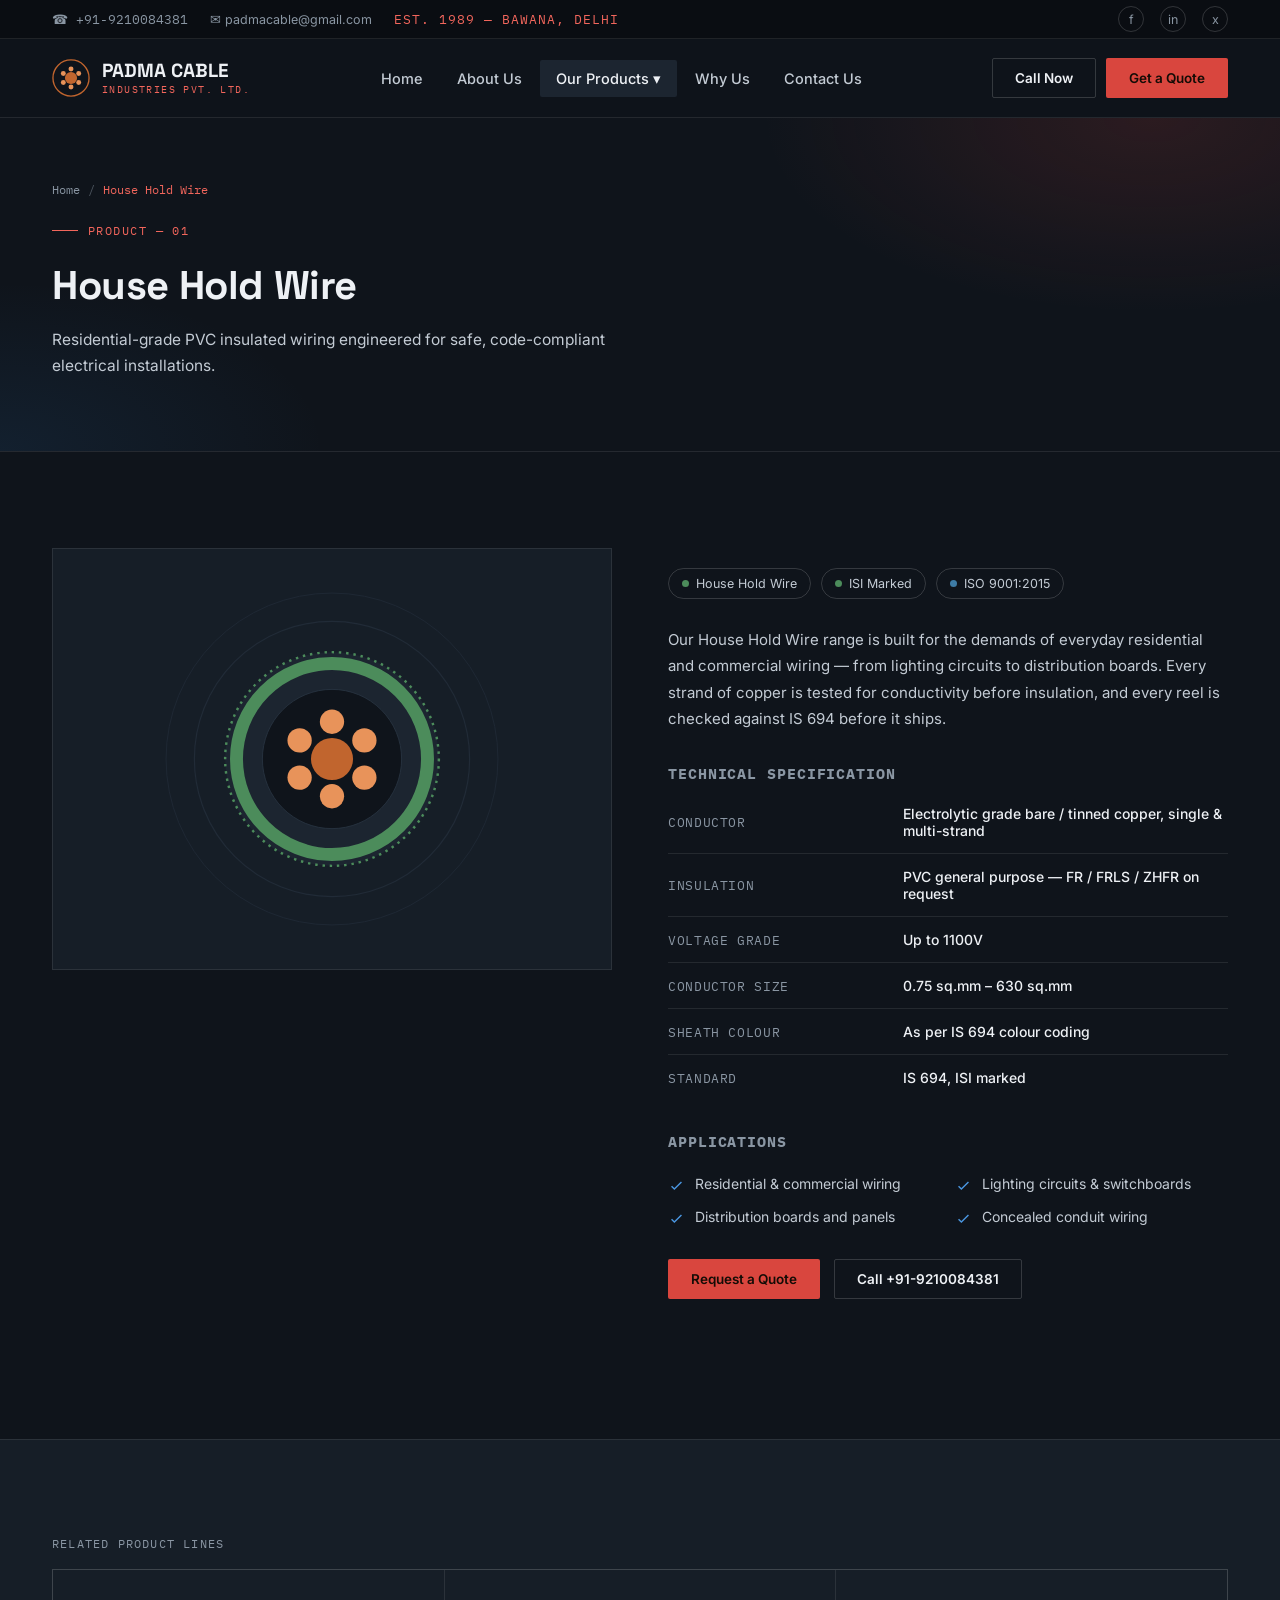
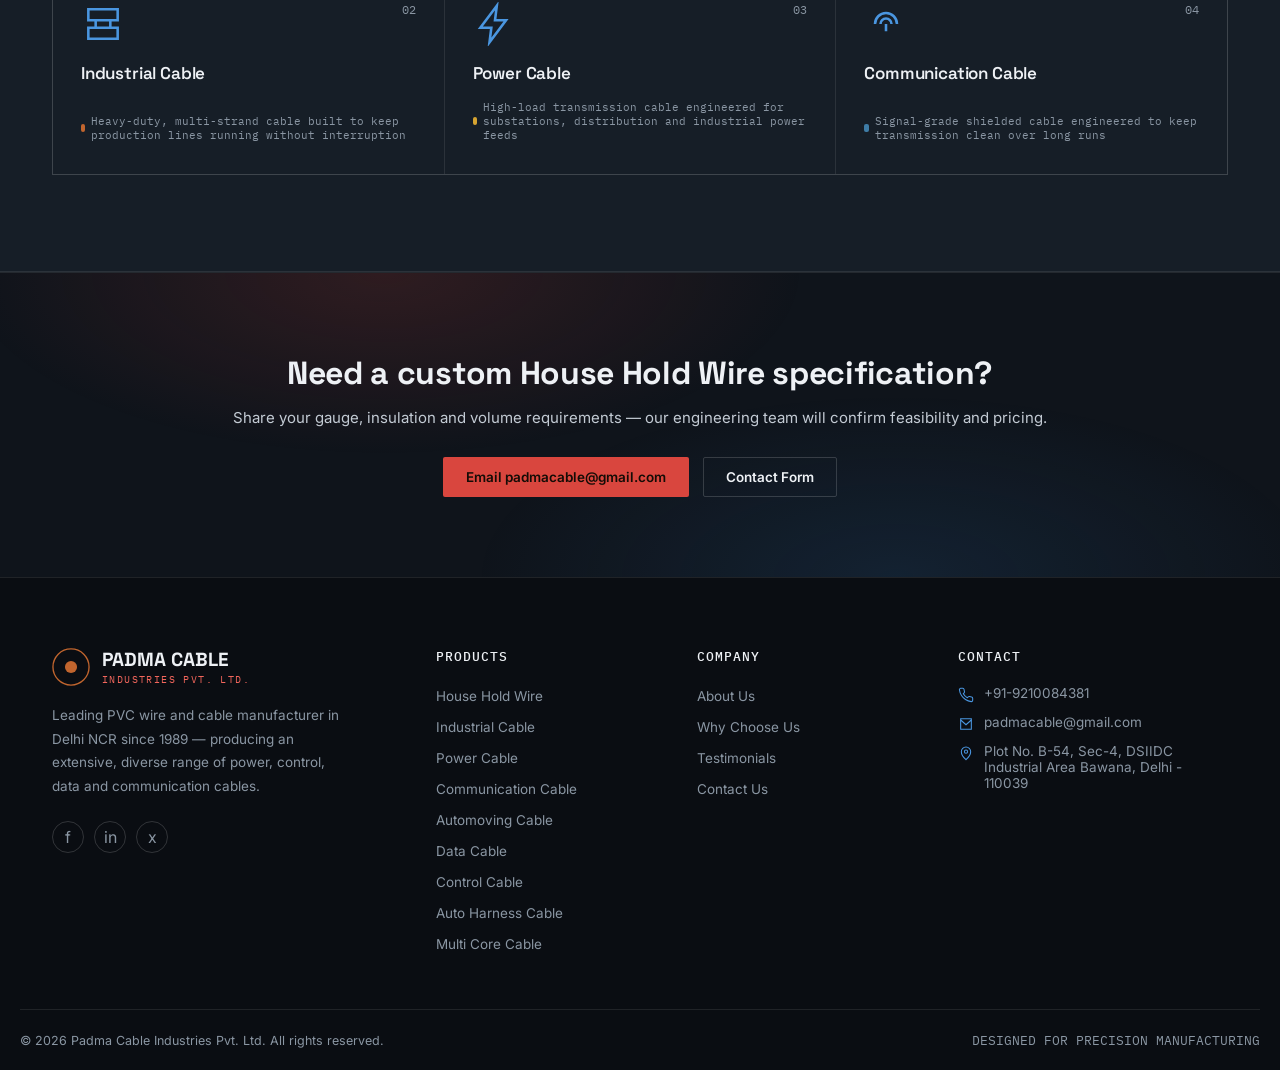
<file: padma-cable-site/house-hold-wire.html>
<!DOCTYPE html>
<html lang="en">
<head>
<meta charset="UTF-8">
<meta name="viewport" content="width=device-width, initial-scale=1.0, maximum-scale=1.0">
<title>House Hold Wire | Padma Cable Industries Pvt. Ltd.</title>
<meta name="description" content="Residential-grade PVC insulated wiring engineered for safe, code-compliant electrical installations. Manufactured by Padma Cable Industries, Delhi.">
<link rel="preconnect" href="https://fonts.googleapis.com">
<link rel="preconnect" href="https://fonts.gstatic.com" crossorigin>
<link href="https://fonts.googleapis.com/css2?family=Space+Grotesk:wght@400;500;600;700&family=Inter:wght@400;500;600;700;800&family=IBM+Plex+Mono:wght@400;500;600&display=swap" rel="stylesheet">
<link rel="stylesheet" href="style.css">

</head>
<body>
<div class="utility-bar">
  <div class="wrap">
    <div class="utility-left">
      <span class="mono">&#9742; +91-9210084381</span>
      <span>&#9993; padmacable@gmail.com</span>
      <span class="est-tag">EST. 1989 &mdash; BAWANA, DELHI</span>
    </div>
    <div class="utility-right">
      <a href="https://www.facebook.com/p/Padma-Cable-Industries-100066925981080/" aria-label="Facebook" target="_blank" rel="noopener">f</a>
      <a href="https://linkedin.com/" aria-label="LinkedIn" target="_blank" rel="noopener">in</a>
      <a href="https://twitter.com/" aria-label="Twitter" target="_blank" rel="noopener">x</a>
    </div>
  </div>
</div>
<header>
  <div class="wrap nav">
    <a class="logo" href="index.html">
      <svg class="logo-mark" viewBox="0 0 40 40" fill="none">
        <circle cx="20" cy="20" r="19" stroke="#C1652E" stroke-width="1.4"/>
        <circle cx="20" cy="20" r="6.4" fill="#C1652E"/>
        <circle cx="20" cy="10.6" r="2.6" fill="#E8935A"/>
        <circle cx="28.1" cy="15.3" r="2.6" fill="#E8935A"/>
        <circle cx="28.1" cy="24.7" r="2.6" fill="#E8935A"/>
        <circle cx="20" cy="29.4" r="2.6" fill="#E8935A"/>
        <circle cx="11.9" cy="24.7" r="2.6" fill="#E8935A"/>
        <circle cx="11.9" cy="15.3" r="2.6" fill="#E8935A"/>
      </svg>
      <div class="logo-text">PADMA CABLE<span>INDUSTRIES PVT. LTD.</span></div>
    </a>

    <nav class="primary-nav">
      <ul>
        <li><a href="index.html">Home</a></li>
        <li><a href="about.html">About Us</a></li>
        <li class="has-drop">
          <a href="index.html#products" class="active">Our Products &#9662;</a>
          <div class="dropdown">
            <a href="house-hold-wire.html"><i></i>House Hold Wire</a>
            <a href="industrial-cable.html"><i></i>Industrial Cable</a>
            <a href="power-cable.html"><i></i>Power Cable</a>
            <a href="communication-cable.html"><i></i>Communication Cable</a>
            <a href="automoving-cable.html"><i></i>Automoving Cable</a>
            <a href="data-cable.html"><i></i>Data Cable</a>
            <a href="control-cable.html"><i></i>Control Cable</a>
            <a href="auto-harness-cable.html"><i></i>Auto Harness Cable</a>
            <a href="multi-core-cable.html"><i></i>Multi Core Cable</a>
          </div>
        </li>
        <li><a href="index.html#why">Why Us</a></li>
        <li><a href="contact.html">Contact Us</a></li>
      </ul>
    </nav>

    <div class="nav-cta">
      <a class="btn btn-ghost" href="tel:+919210084381">Call Now</a>
      <a class="btn btn-primary" href="contact.html">Get a Quote</a>
      <button class="burger" id="burgerBtn" aria-label="Open menu">
        <svg width="24" height="24" viewBox="0 0 24 24" fill="none" stroke="currentColor" stroke-width="2"><line x1="3" y1="6" x2="21" y2="6"/><line x1="3" y1="12" x2="21" y2="12"/><line x1="3" y1="18" x2="21" y2="18"/></svg>
      </button>
    </div>
  </div>
</header>

<div class="scrim" id="scrim"></div>
<div class="mobile-nav" id="mobileNav">
  <button class="close-btn" id="closeNav" aria-label="Close menu">&#10005;</button>
  <ul>
    <li><a href="index.html">Home</a></li>
    <li><a href="about.html">About Us</a></li>
    <li><a href="index.html#products">Our Products</a></li>
    <li><a href="index.html#why">Why Us</a></li>
    <li><a href="contact.html">Contact Us</a></li>
  </ul>
</div>
<section class="page-hero">
  <div class="wrap">
    <div class="breadcrumb"><a href="index.html">Home</a><span class="sep">/</span><span class="current">House Hold Wire</span></div>
    <div class="eyebrow">Product &mdash; 01</div>
    <h1>House Hold Wire</h1>
    <p class="lead">Residential-grade PVC insulated wiring engineered for safe, code-compliant electrical installations.</p>
  </div>
</section>

<section>
  <div class="wrap detail-grid">
    <div class="detail-visual reveal">
      <svg viewBox="0 0 420 420" fill="none">
        <circle cx="210" cy="210" r="205" stroke="#212B37" stroke-width="1"/>
        <circle cx="210" cy="210" r="170" fill="#161E27" stroke="#212B37" stroke-width="1.5"/>
        <circle cx="210" cy="210" r="132" fill="#1C2530" stroke="#4C8C5B" stroke-width="3" stroke-dasharray="3 6"/>
        <circle cx="210" cy="210" r="118" fill="none" stroke="#4C8C5B" stroke-width="16"/>
        <circle cx="210" cy="210" r="86" fill="#0F141B" stroke="#2A3644" stroke-width="1"/>
        <g>
          <circle cx="210" cy="210" r="26" fill="#C1652E"/>
          <circle cx="210" cy="164" r="15" fill="#E8935A"/>
          <circle cx="250" cy="187" r="15" fill="#E8935A"/>
          <circle cx="250" cy="233" r="15" fill="#E8935A"/>
          <circle cx="210" cy="256" r="15" fill="#E8935A"/>
          <circle cx="170" cy="233" r="15" fill="#E8935A"/>
          <circle cx="170" cy="187" r="15" fill="#E8935A"/>
        </g>
      </svg>
    </div>
    <div class="reveal">
      <div class="tag-row">
        <span class="pill"><i style="background:#4C8C5B"></i>House Hold Wire</span>
        <span class="pill"><i style="background:#4C8C5B"></i>ISI Marked</span>
        <span class="pill"><i style="background:#3E7CA6"></i>ISO 9001:2015</span>
      </div>
      <p style="font-size:15px;line-height:1.75;color:var(--ink-soft);">Our House Hold Wire range is built for the demands of everyday residential and commercial wiring — from lighting circuits to distribution boards. Every strand of copper is tested for conductivity before insulation, and every reel is checked against IS 694 before it ships.</p>

      <h3 style="font-size:15px;margin:32px 0 4px;text-transform:uppercase;letter-spacing:.06em;color:var(--ink-muted);font-family:'IBM Plex Mono',monospace;">Technical Specification</h3>
      <table class="spec-table">
<tr><td>Conductor</td><td>Electrolytic grade bare / tinned copper, single &amp; multi-strand</td></tr>
<tr><td>Insulation</td><td>PVC general purpose &mdash; FR / FRLS / ZHFR on request</td></tr>
<tr><td>Voltage Grade</td><td>Up to 1100V</td></tr>
<tr><td>Conductor Size</td><td>0.75 sq.mm &ndash; 630 sq.mm</td></tr>
<tr><td>Sheath Colour</td><td>As per IS 694 colour coding</td></tr>
<tr><td>Standard</td><td>IS 694, ISI marked</td></tr>
      </table>

      <h3 style="font-size:15px;margin:32px 0 4px;text-transform:uppercase;letter-spacing:.06em;color:var(--ink-muted);font-family:'IBM Plex Mono',monospace;">Applications</h3>
      <ul class="app-list">
<li><svg viewBox="0 0 24 24" fill="none" stroke="currentColor" stroke-width="2"><path d="m5 13 4 4L19 7"/></svg>Residential &amp; commercial wiring</li>
<li><svg viewBox="0 0 24 24" fill="none" stroke="currentColor" stroke-width="2"><path d="m5 13 4 4L19 7"/></svg>Lighting circuits &amp; switchboards</li>
<li><svg viewBox="0 0 24 24" fill="none" stroke="currentColor" stroke-width="2"><path d="m5 13 4 4L19 7"/></svg>Distribution boards and panels</li>
<li><svg viewBox="0 0 24 24" fill="none" stroke="currentColor" stroke-width="2"><path d="m5 13 4 4L19 7"/></svg>Concealed conduit wiring</li>
      </ul>

      <div class="hero-actions" style="margin-top:32px;">
        <a class="btn btn-primary" href="contact.html">Request a Quote</a>
        <a class="btn btn-ghost" href="tel:+919210084381">Call +91-9210084381</a>
      </div>
    </div>
  </div>
</section>

<section class="products">
  <div class="wrap">
    <span class="related-label">RELATED PRODUCT LINES</span>
    <div class="product-grid">
      <div class="product-card reveal">
        <div class="product-top">
          <svg class="product-icon" viewBox="0 0 24 24" fill="none" stroke="currentColor" stroke-width="1.4"><path d="M4 4h16v6H4zM4 14h16v6H4z"/><path d="M8 10v4M16 10v4"/></svg>
          <span class="product-index mono">02</span>
        </div>
        <h3>Industrial Cable</h3>
        <span class="core-tag"><i style="background:#C1652E"></i>Heavy-duty, multi-strand cable built to keep production lines running without interruption</span>
        <a class="card-link" href="industrial-cable.html"></a>
        <svg class="arrow" width="16" height="16" viewBox="0 0 24 24" fill="none" stroke="currentColor" stroke-width="2"><path d="M7 17 17 7M7 7h10v10"/></svg>
      </div>
      <div class="product-card reveal">
        <div class="product-top">
          <svg class="product-icon" viewBox="0 0 24 24" fill="none" stroke="currentColor" stroke-width="1.4"><path d="M13 2 4 14h6l-1 8 9-12h-6z"/></svg>
          <span class="product-index mono">03</span>
        </div>
        <h3>Power Cable</h3>
        <span class="core-tag"><i style="background:#D6A431"></i>High-load transmission cable engineered for substations, distribution and industrial power feeds</span>
        <a class="card-link" href="power-cable.html"></a>
        <svg class="arrow" width="16" height="16" viewBox="0 0 24 24" fill="none" stroke="currentColor" stroke-width="2"><path d="M7 17 17 7M7 7h10v10"/></svg>
      </div>
      <div class="product-card reveal">
        <div class="product-top">
          <svg class="product-icon" viewBox="0 0 24 24" fill="none" stroke="currentColor" stroke-width="1.4"><path d="M6 12a6 6 0 0 1 12 0M9 12a3 3 0 0 1 6 0M12 12v4"/></svg>
          <span class="product-index mono">04</span>
        </div>
        <h3>Communication Cable</h3>
        <span class="core-tag"><i style="background:#3E7CA6"></i>Signal-grade shielded cable engineered to keep transmission clean over long runs</span>
        <a class="card-link" href="communication-cable.html"></a>
        <svg class="arrow" width="16" height="16" viewBox="0 0 24 24" fill="none" stroke="currentColor" stroke-width="2"><path d="M7 17 17 7M7 7h10v10"/></svg>
      </div>
    </div>
  </div>
</section>

<section class="cta-band">
  <div class="wrap">
    <h2>Need a custom House Hold Wire specification?</h2>
    <p>Share your gauge, insulation and volume requirements &mdash; our engineering team will confirm feasibility and pricing.</p>
    <div class="btn-row">
      <a class="btn btn-primary" href="mailto:padmacable@gmail.com">Email padmacable@gmail.com</a>
      <a class="btn btn-ghost" href="contact.html">Contact Form</a>
    </div>
  </div>
</section>
<footer>
  <div class="wrap footer-grid">
    <div class="footer-brand">
      <div class="logo">
        <svg class="logo-mark" viewBox="0 0 40 40" fill="none">
          <circle cx="20" cy="20" r="19" stroke="#C1652E" stroke-width="1.4"/>
          <circle cx="20" cy="20" r="6.4" fill="#C1652E"/>
        </svg>
        <div class="logo-text">PADMA CABLE<span>INDUSTRIES PVT. LTD.</span></div>
      </div>
      <p>Leading PVC wire and cable manufacturer in Delhi NCR since 1989 &mdash; producing an extensive, diverse range of power, control, data and communication cables.</p>
      <div class="footer-social">
        <a href="https://www.facebook.com/p/Padma-Cable-Industries-100066925981080/" target="_blank" rel="noopener" aria-label="Facebook">f</a>
        <a href="https://linkedin.com/" target="_blank" rel="noopener" aria-label="LinkedIn">in</a>
        <a href="https://twitter.com/" target="_blank" rel="noopener" aria-label="Twitter">x</a>
      </div>
    </div>
    <div class="footer-col">
      <h4>Products</h4>
      <ul>
        <li><a href="house-hold-wire.html">House Hold Wire</a></li>
        <li><a href="industrial-cable.html">Industrial Cable</a></li>
        <li><a href="power-cable.html">Power Cable</a></li>
        <li><a href="communication-cable.html">Communication Cable</a></li>
        <li><a href="automoving-cable.html">Automoving Cable</a></li>
        <li><a href="data-cable.html">Data Cable</a></li>
        <li><a href="control-cable.html">Control Cable</a></li>
        <li><a href="auto-harness-cable.html">Auto Harness Cable</a></li>
        <li><a href="multi-core-cable.html">Multi Core Cable</a></li>
      </ul>
    </div>
    <div class="footer-col">
      <h4>Company</h4>
      <ul>
        <li><a href="about.html">About Us</a></li>
        <li><a href="index.html#why">Why Choose Us</a></li>
        <li><a href="index.html#testimonials">Testimonials</a></li>
        <li><a href="contact.html">Contact Us</a></li>
      </ul>
    </div>
    <div class="footer-col">
      <h4>Contact</h4>
      <ul class="footer-contact">
        <li><svg viewBox="0 0 24 24" fill="none" stroke="currentColor" stroke-width="1.6"><path d="M22 16.9v3a2 2 0 0 1-2.2 2 19.8 19.8 0 0 1-8.6-3.1 19.5 19.5 0 0 1-6-6A19.8 19.8 0 0 1 2.1 4.2 2 2 0 0 1 4.1 2h3a2 2 0 0 1 2 1.7c.1 1 .3 2 .6 2.9a2 2 0 0 1-.5 2.1L8 10a16 16 0 0 0 6 6l1.3-1.2a2 2 0 0 1 2.1-.5c.9.3 1.9.5 2.9.6a2 2 0 0 1 1.7 2z"/></svg>+91-9210084381</li>
        <li><svg viewBox="0 0 24 24" fill="none" stroke="currentColor" stroke-width="1.6"><path d="M4 4h16v16H4z"/><path d="m4 6 8 7 8-7"/></svg>padmacable@gmail.com</li>
        <li><svg viewBox="0 0 24 24" fill="none" stroke="currentColor" stroke-width="1.6"><path d="M12 22s7-6.3 7-12a7 7 0 1 0-14 0c0 5.7 7 12 7 12z"/><circle cx="12" cy="10" r="2.4"/></svg>Plot No. B-54, Sec-4, DSIIDC Industrial Area Bawana, Delhi - 110039</li>
      </ul>
    </div>
  </div>
  <div class="wrap footer-bottom">
    <span>&copy; 2026 Padma Cable Industries Pvt. Ltd. All rights reserved.</span>
    <span class="mono">DESIGNED FOR PRECISION MANUFACTURING</span>
  </div>
</footer>
<script>
  const els = document.querySelectorAll('.reveal');
  const io = new IntersectionObserver((entries)=>{
    entries.forEach(e=>{ if(e.isIntersecting){ e.target.classList.add('in'); io.unobserve(e.target); } });
  },{threshold:0.15});
  els.forEach(el=>io.observe(el));

  const burger = document.getElementById('burgerBtn');
  const mobileNav = document.getElementById('mobileNav');
  const scrim = document.getElementById('scrim');
  const closeNav = document.getElementById('closeNav');
  function openNav(){ mobileNav.classList.add('open'); scrim.classList.add('open'); }
  function shutNav(){ mobileNav.classList.remove('open'); scrim.classList.remove('open'); }
  burger.addEventListener('click', openNav);
  closeNav.addEventListener('click', shutNav);
  scrim.addEventListener('click', shutNav);
  mobileNav.querySelectorAll('a').forEach(a=>a.addEventListener('click', shutNav));
</script>
</body>
</html>
</file>
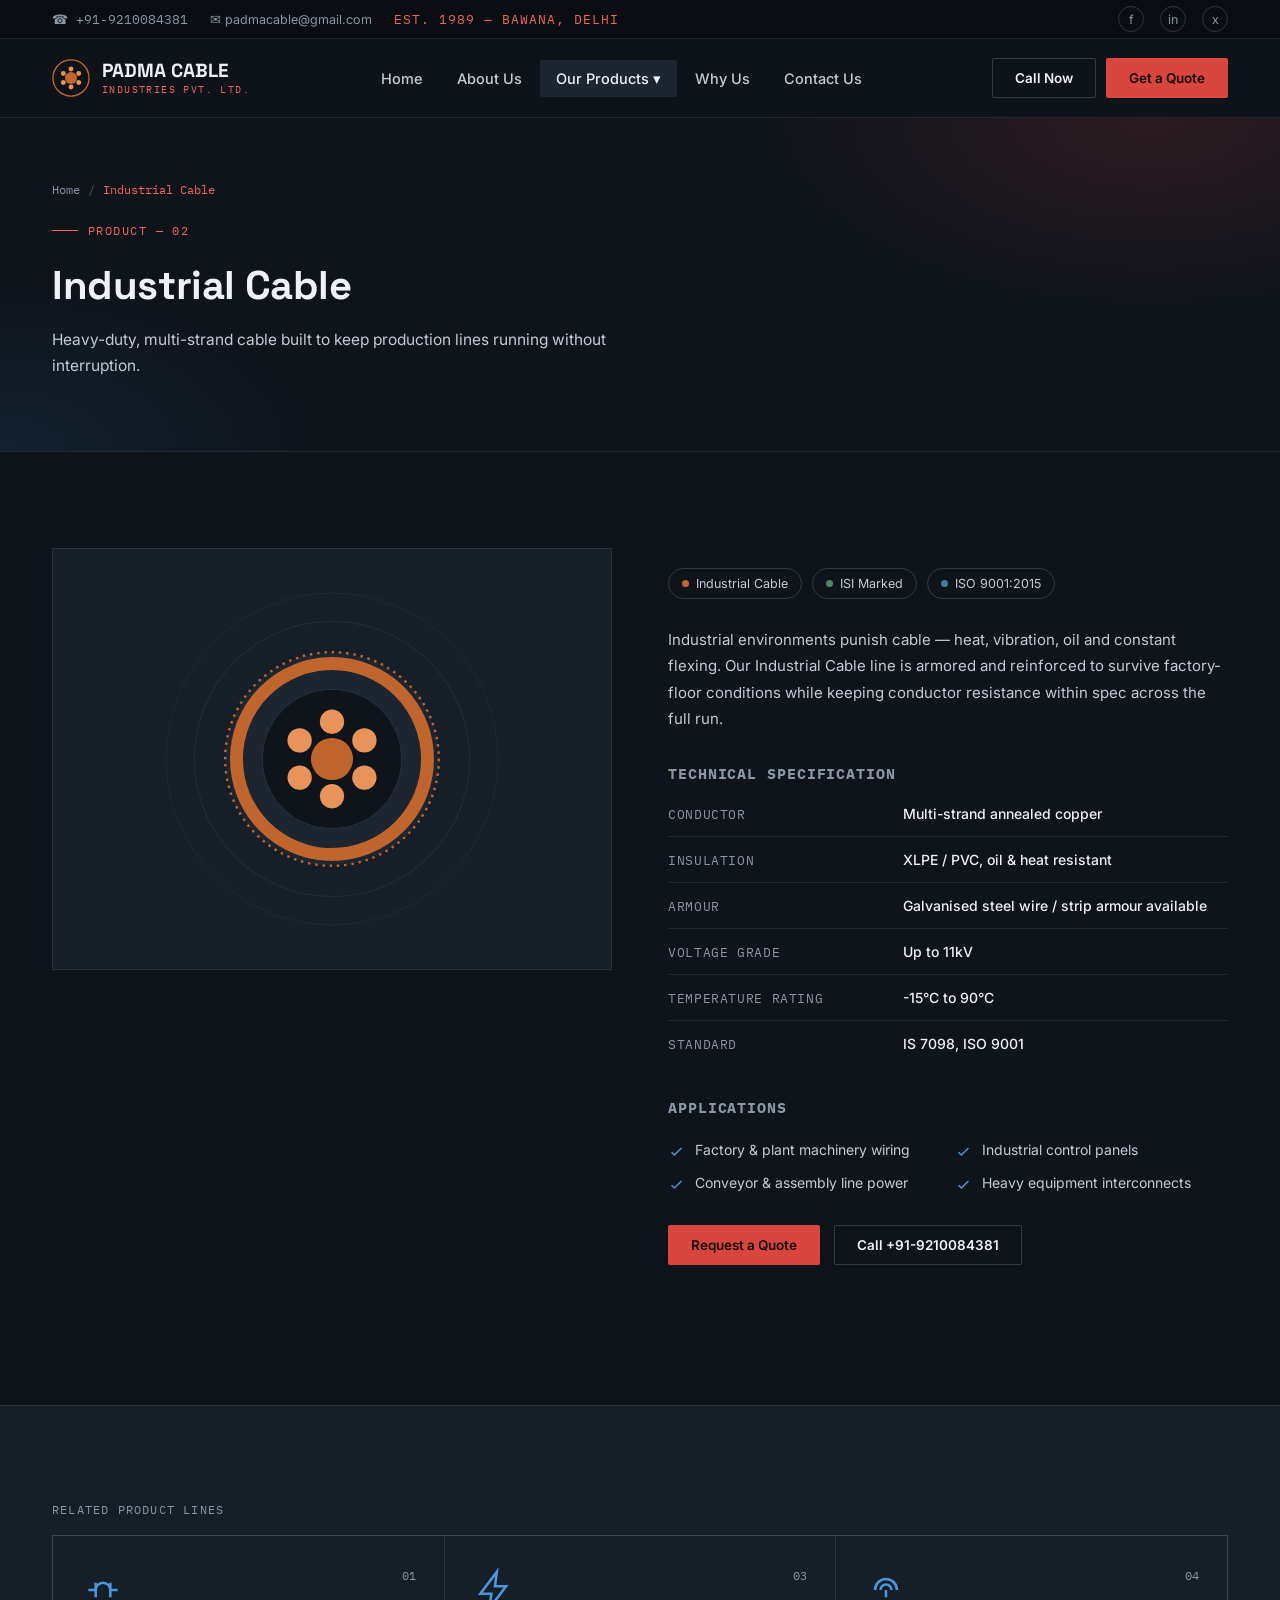
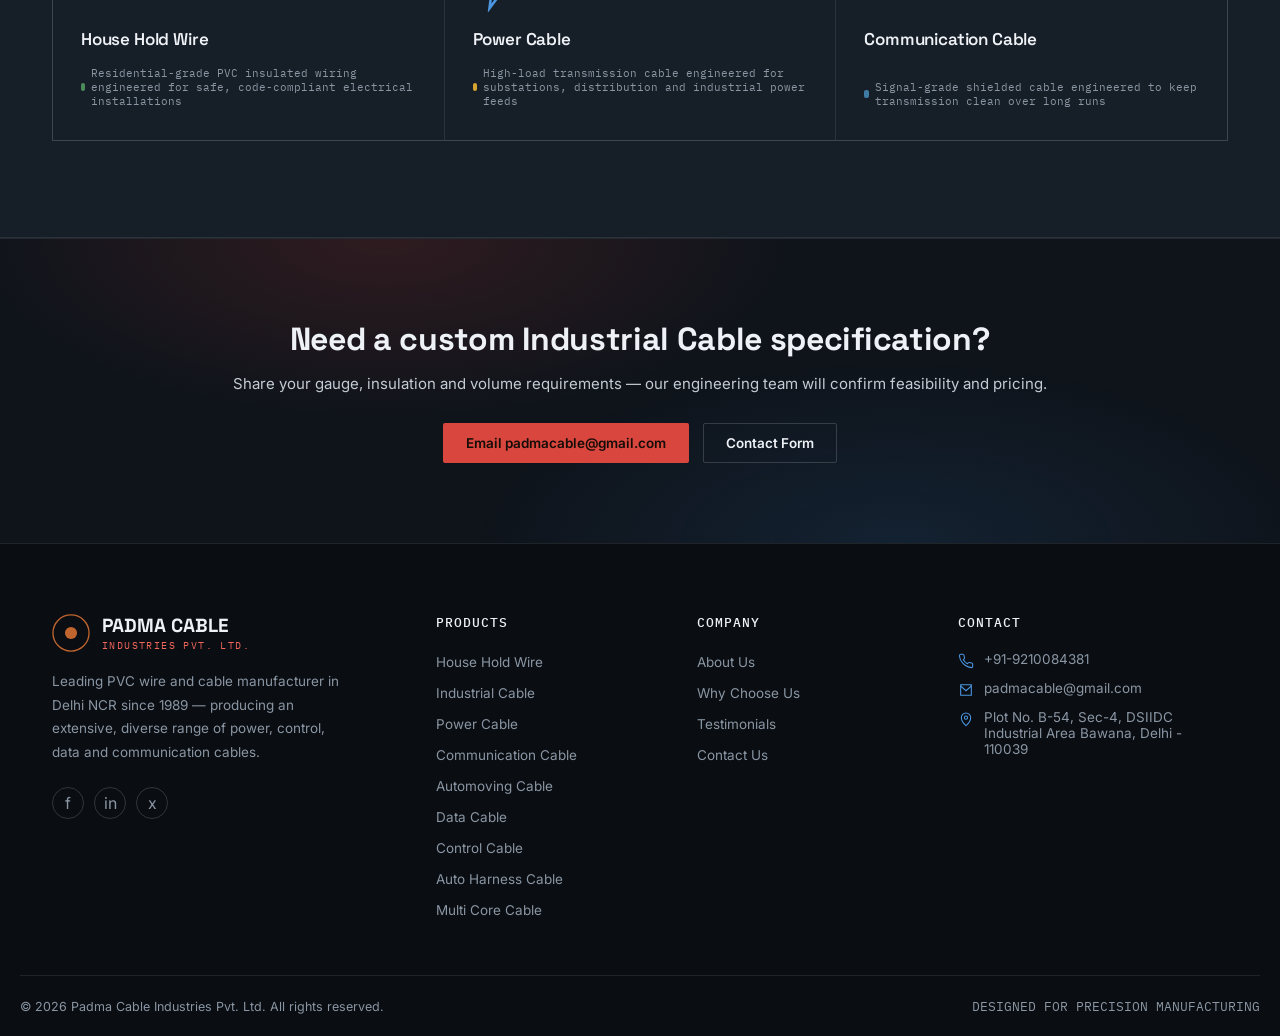
<file: padma-cable-site/industrial-cable.html>
<!DOCTYPE html>
<html lang="en">
<head>
<meta charset="UTF-8">
<meta name="viewport" content="width=device-width, initial-scale=1.0, maximum-scale=1.0">
<title>Industrial Cable | Padma Cable Industries Pvt. Ltd.</title>
<meta name="description" content="Heavy-duty, multi-strand cable built to keep production lines running without interruption. Manufactured by Padma Cable Industries, Delhi.">
<link rel="preconnect" href="https://fonts.googleapis.com">
<link rel="preconnect" href="https://fonts.gstatic.com" crossorigin>
<link href="https://fonts.googleapis.com/css2?family=Space+Grotesk:wght@400;500;600;700&family=Inter:wght@400;500;600;700;800&family=IBM+Plex+Mono:wght@400;500;600&display=swap" rel="stylesheet">
<link rel="stylesheet" href="style.css">

</head>
<body>
<div class="utility-bar">
  <div class="wrap">
    <div class="utility-left">
      <span class="mono">&#9742; +91-9210084381</span>
      <span>&#9993; padmacable@gmail.com</span>
      <span class="est-tag">EST. 1989 &mdash; BAWANA, DELHI</span>
    </div>
    <div class="utility-right">
      <a href="https://www.facebook.com/p/Padma-Cable-Industries-100066925981080/" aria-label="Facebook" target="_blank" rel="noopener">f</a>
      <a href="https://linkedin.com/" aria-label="LinkedIn" target="_blank" rel="noopener">in</a>
      <a href="https://twitter.com/" aria-label="Twitter" target="_blank" rel="noopener">x</a>
    </div>
  </div>
</div>
<header>
  <div class="wrap nav">
    <a class="logo" href="index.html">
      <svg class="logo-mark" viewBox="0 0 40 40" fill="none">
        <circle cx="20" cy="20" r="19" stroke="#C1652E" stroke-width="1.4"/>
        <circle cx="20" cy="20" r="6.4" fill="#C1652E"/>
        <circle cx="20" cy="10.6" r="2.6" fill="#E8935A"/>
        <circle cx="28.1" cy="15.3" r="2.6" fill="#E8935A"/>
        <circle cx="28.1" cy="24.7" r="2.6" fill="#E8935A"/>
        <circle cx="20" cy="29.4" r="2.6" fill="#E8935A"/>
        <circle cx="11.9" cy="24.7" r="2.6" fill="#E8935A"/>
        <circle cx="11.9" cy="15.3" r="2.6" fill="#E8935A"/>
      </svg>
      <div class="logo-text">PADMA CABLE<span>INDUSTRIES PVT. LTD.</span></div>
    </a>

    <nav class="primary-nav">
      <ul>
        <li><a href="index.html">Home</a></li>
        <li><a href="about.html">About Us</a></li>
        <li class="has-drop">
          <a href="index.html#products" class="active">Our Products &#9662;</a>
          <div class="dropdown">
            <a href="house-hold-wire.html"><i></i>House Hold Wire</a>
            <a href="industrial-cable.html"><i></i>Industrial Cable</a>
            <a href="power-cable.html"><i></i>Power Cable</a>
            <a href="communication-cable.html"><i></i>Communication Cable</a>
            <a href="automoving-cable.html"><i></i>Automoving Cable</a>
            <a href="data-cable.html"><i></i>Data Cable</a>
            <a href="control-cable.html"><i></i>Control Cable</a>
            <a href="auto-harness-cable.html"><i></i>Auto Harness Cable</a>
            <a href="multi-core-cable.html"><i></i>Multi Core Cable</a>
          </div>
        </li>
        <li><a href="index.html#why">Why Us</a></li>
        <li><a href="contact.html">Contact Us</a></li>
      </ul>
    </nav>

    <div class="nav-cta">
      <a class="btn btn-ghost" href="tel:+919210084381">Call Now</a>
      <a class="btn btn-primary" href="contact.html">Get a Quote</a>
      <button class="burger" id="burgerBtn" aria-label="Open menu">
        <svg width="24" height="24" viewBox="0 0 24 24" fill="none" stroke="currentColor" stroke-width="2"><line x1="3" y1="6" x2="21" y2="6"/><line x1="3" y1="12" x2="21" y2="12"/><line x1="3" y1="18" x2="21" y2="18"/></svg>
      </button>
    </div>
  </div>
</header>

<div class="scrim" id="scrim"></div>
<div class="mobile-nav" id="mobileNav">
  <button class="close-btn" id="closeNav" aria-label="Close menu">&#10005;</button>
  <ul>
    <li><a href="index.html">Home</a></li>
    <li><a href="about.html">About Us</a></li>
    <li><a href="index.html#products">Our Products</a></li>
    <li><a href="index.html#why">Why Us</a></li>
    <li><a href="contact.html">Contact Us</a></li>
  </ul>
</div>
<section class="page-hero">
  <div class="wrap">
    <div class="breadcrumb"><a href="index.html">Home</a><span class="sep">/</span><span class="current">Industrial Cable</span></div>
    <div class="eyebrow">Product &mdash; 02</div>
    <h1>Industrial Cable</h1>
    <p class="lead">Heavy-duty, multi-strand cable built to keep production lines running without interruption.</p>
  </div>
</section>

<section>
  <div class="wrap detail-grid">
    <div class="detail-visual reveal">
      <svg viewBox="0 0 420 420" fill="none">
        <circle cx="210" cy="210" r="205" stroke="#212B37" stroke-width="1"/>
        <circle cx="210" cy="210" r="170" fill="#161E27" stroke="#212B37" stroke-width="1.5"/>
        <circle cx="210" cy="210" r="132" fill="#1C2530" stroke="#C1652E" stroke-width="3" stroke-dasharray="3 6"/>
        <circle cx="210" cy="210" r="118" fill="none" stroke="#C1652E" stroke-width="16"/>
        <circle cx="210" cy="210" r="86" fill="#0F141B" stroke="#2A3644" stroke-width="1"/>
        <g>
          <circle cx="210" cy="210" r="26" fill="#C1652E"/>
          <circle cx="210" cy="164" r="15" fill="#E8935A"/>
          <circle cx="250" cy="187" r="15" fill="#E8935A"/>
          <circle cx="250" cy="233" r="15" fill="#E8935A"/>
          <circle cx="210" cy="256" r="15" fill="#E8935A"/>
          <circle cx="170" cy="233" r="15" fill="#E8935A"/>
          <circle cx="170" cy="187" r="15" fill="#E8935A"/>
        </g>
      </svg>
    </div>
    <div class="reveal">
      <div class="tag-row">
        <span class="pill"><i style="background:#C1652E"></i>Industrial Cable</span>
        <span class="pill"><i style="background:#4C8C5B"></i>ISI Marked</span>
        <span class="pill"><i style="background:#3E7CA6"></i>ISO 9001:2015</span>
      </div>
      <p style="font-size:15px;line-height:1.75;color:var(--ink-soft);">Industrial environments punish cable — heat, vibration, oil and constant flexing. Our Industrial Cable line is armored and reinforced to survive factory-floor conditions while keeping conductor resistance within spec across the full run.</p>

      <h3 style="font-size:15px;margin:32px 0 4px;text-transform:uppercase;letter-spacing:.06em;color:var(--ink-muted);font-family:'IBM Plex Mono',monospace;">Technical Specification</h3>
      <table class="spec-table">
<tr><td>Conductor</td><td>Multi-strand annealed copper</td></tr>
<tr><td>Insulation</td><td>XLPE / PVC, oil &amp; heat resistant</td></tr>
<tr><td>Armour</td><td>Galvanised steel wire / strip armour available</td></tr>
<tr><td>Voltage Grade</td><td>Up to 11kV</td></tr>
<tr><td>Temperature Rating</td><td>-15&deg;C to 90&deg;C</td></tr>
<tr><td>Standard</td><td>IS 7098, ISO 9001</td></tr>
      </table>

      <h3 style="font-size:15px;margin:32px 0 4px;text-transform:uppercase;letter-spacing:.06em;color:var(--ink-muted);font-family:'IBM Plex Mono',monospace;">Applications</h3>
      <ul class="app-list">
<li><svg viewBox="0 0 24 24" fill="none" stroke="currentColor" stroke-width="2"><path d="m5 13 4 4L19 7"/></svg>Factory &amp; plant machinery wiring</li>
<li><svg viewBox="0 0 24 24" fill="none" stroke="currentColor" stroke-width="2"><path d="m5 13 4 4L19 7"/></svg>Industrial control panels</li>
<li><svg viewBox="0 0 24 24" fill="none" stroke="currentColor" stroke-width="2"><path d="m5 13 4 4L19 7"/></svg>Conveyor &amp; assembly line power</li>
<li><svg viewBox="0 0 24 24" fill="none" stroke="currentColor" stroke-width="2"><path d="m5 13 4 4L19 7"/></svg>Heavy equipment interconnects</li>
      </ul>

      <div class="hero-actions" style="margin-top:32px;">
        <a class="btn btn-primary" href="contact.html">Request a Quote</a>
        <a class="btn btn-ghost" href="tel:+919210084381">Call +91-9210084381</a>
      </div>
    </div>
  </div>
</section>

<section class="products">
  <div class="wrap">
    <span class="related-label">RELATED PRODUCT LINES</span>
    <div class="product-grid">
      <div class="product-card reveal">
        <div class="product-top">
          <svg class="product-icon" viewBox="0 0 24 24" fill="none" stroke="currentColor" stroke-width="1.4"><path d="M4 12h4M16 12h4M8 12a4 4 0 0 1 8 0"/><path d="M8 8v8M16 8v8"/></svg>
          <span class="product-index mono">01</span>
        </div>
        <h3>House Hold Wire</h3>
        <span class="core-tag"><i style="background:#4C8C5B"></i>Residential-grade PVC insulated wiring engineered for safe, code-compliant electrical installations</span>
        <a class="card-link" href="house-hold-wire.html"></a>
        <svg class="arrow" width="16" height="16" viewBox="0 0 24 24" fill="none" stroke="currentColor" stroke-width="2"><path d="M7 17 17 7M7 7h10v10"/></svg>
      </div>
      <div class="product-card reveal">
        <div class="product-top">
          <svg class="product-icon" viewBox="0 0 24 24" fill="none" stroke="currentColor" stroke-width="1.4"><path d="M13 2 4 14h6l-1 8 9-12h-6z"/></svg>
          <span class="product-index mono">03</span>
        </div>
        <h3>Power Cable</h3>
        <span class="core-tag"><i style="background:#D6A431"></i>High-load transmission cable engineered for substations, distribution and industrial power feeds</span>
        <a class="card-link" href="power-cable.html"></a>
        <svg class="arrow" width="16" height="16" viewBox="0 0 24 24" fill="none" stroke="currentColor" stroke-width="2"><path d="M7 17 17 7M7 7h10v10"/></svg>
      </div>
      <div class="product-card reveal">
        <div class="product-top">
          <svg class="product-icon" viewBox="0 0 24 24" fill="none" stroke="currentColor" stroke-width="1.4"><path d="M6 12a6 6 0 0 1 12 0M9 12a3 3 0 0 1 6 0M12 12v4"/></svg>
          <span class="product-index mono">04</span>
        </div>
        <h3>Communication Cable</h3>
        <span class="core-tag"><i style="background:#3E7CA6"></i>Signal-grade shielded cable engineered to keep transmission clean over long runs</span>
        <a class="card-link" href="communication-cable.html"></a>
        <svg class="arrow" width="16" height="16" viewBox="0 0 24 24" fill="none" stroke="currentColor" stroke-width="2"><path d="M7 17 17 7M7 7h10v10"/></svg>
      </div>
    </div>
  </div>
</section>

<section class="cta-band">
  <div class="wrap">
    <h2>Need a custom Industrial Cable specification?</h2>
    <p>Share your gauge, insulation and volume requirements &mdash; our engineering team will confirm feasibility and pricing.</p>
    <div class="btn-row">
      <a class="btn btn-primary" href="mailto:padmacable@gmail.com">Email padmacable@gmail.com</a>
      <a class="btn btn-ghost" href="contact.html">Contact Form</a>
    </div>
  </div>
</section>
<footer>
  <div class="wrap footer-grid">
    <div class="footer-brand">
      <div class="logo">
        <svg class="logo-mark" viewBox="0 0 40 40" fill="none">
          <circle cx="20" cy="20" r="19" stroke="#C1652E" stroke-width="1.4"/>
          <circle cx="20" cy="20" r="6.4" fill="#C1652E"/>
        </svg>
        <div class="logo-text">PADMA CABLE<span>INDUSTRIES PVT. LTD.</span></div>
      </div>
      <p>Leading PVC wire and cable manufacturer in Delhi NCR since 1989 &mdash; producing an extensive, diverse range of power, control, data and communication cables.</p>
      <div class="footer-social">
        <a href="https://www.facebook.com/p/Padma-Cable-Industries-100066925981080/" target="_blank" rel="noopener" aria-label="Facebook">f</a>
        <a href="https://linkedin.com/" target="_blank" rel="noopener" aria-label="LinkedIn">in</a>
        <a href="https://twitter.com/" target="_blank" rel="noopener" aria-label="Twitter">x</a>
      </div>
    </div>
    <div class="footer-col">
      <h4>Products</h4>
      <ul>
        <li><a href="house-hold-wire.html">House Hold Wire</a></li>
        <li><a href="industrial-cable.html">Industrial Cable</a></li>
        <li><a href="power-cable.html">Power Cable</a></li>
        <li><a href="communication-cable.html">Communication Cable</a></li>
        <li><a href="automoving-cable.html">Automoving Cable</a></li>
        <li><a href="data-cable.html">Data Cable</a></li>
        <li><a href="control-cable.html">Control Cable</a></li>
        <li><a href="auto-harness-cable.html">Auto Harness Cable</a></li>
        <li><a href="multi-core-cable.html">Multi Core Cable</a></li>
      </ul>
    </div>
    <div class="footer-col">
      <h4>Company</h4>
      <ul>
        <li><a href="about.html">About Us</a></li>
        <li><a href="index.html#why">Why Choose Us</a></li>
        <li><a href="index.html#testimonials">Testimonials</a></li>
        <li><a href="contact.html">Contact Us</a></li>
      </ul>
    </div>
    <div class="footer-col">
      <h4>Contact</h4>
      <ul class="footer-contact">
        <li><svg viewBox="0 0 24 24" fill="none" stroke="currentColor" stroke-width="1.6"><path d="M22 16.9v3a2 2 0 0 1-2.2 2 19.8 19.8 0 0 1-8.6-3.1 19.5 19.5 0 0 1-6-6A19.8 19.8 0 0 1 2.1 4.2 2 2 0 0 1 4.1 2h3a2 2 0 0 1 2 1.7c.1 1 .3 2 .6 2.9a2 2 0 0 1-.5 2.1L8 10a16 16 0 0 0 6 6l1.3-1.2a2 2 0 0 1 2.1-.5c.9.3 1.9.5 2.9.6a2 2 0 0 1 1.7 2z"/></svg>+91-9210084381</li>
        <li><svg viewBox="0 0 24 24" fill="none" stroke="currentColor" stroke-width="1.6"><path d="M4 4h16v16H4z"/><path d="m4 6 8 7 8-7"/></svg>padmacable@gmail.com</li>
        <li><svg viewBox="0 0 24 24" fill="none" stroke="currentColor" stroke-width="1.6"><path d="M12 22s7-6.3 7-12a7 7 0 1 0-14 0c0 5.7 7 12 7 12z"/><circle cx="12" cy="10" r="2.4"/></svg>Plot No. B-54, Sec-4, DSIIDC Industrial Area Bawana, Delhi - 110039</li>
      </ul>
    </div>
  </div>
  <div class="wrap footer-bottom">
    <span>&copy; 2026 Padma Cable Industries Pvt. Ltd. All rights reserved.</span>
    <span class="mono">DESIGNED FOR PRECISION MANUFACTURING</span>
  </div>
</footer>
<script>
  const els = document.querySelectorAll('.reveal');
  const io = new IntersectionObserver((entries)=>{
    entries.forEach(e=>{ if(e.isIntersecting){ e.target.classList.add('in'); io.unobserve(e.target); } });
  },{threshold:0.15});
  els.forEach(el=>io.observe(el));

  const burger = document.getElementById('burgerBtn');
  const mobileNav = document.getElementById('mobileNav');
  const scrim = document.getElementById('scrim');
  const closeNav = document.getElementById('closeNav');
  function openNav(){ mobileNav.classList.add('open'); scrim.classList.add('open'); }
  function shutNav(){ mobileNav.classList.remove('open'); scrim.classList.remove('open'); }
  burger.addEventListener('click', openNav);
  closeNav.addEventListener('click', shutNav);
  scrim.addEventListener('click', shutNav);
  mobileNav.querySelectorAll('a').forEach(a=>a.addEventListener('click', shutNav));
</script>
</body>
</html>
</file>
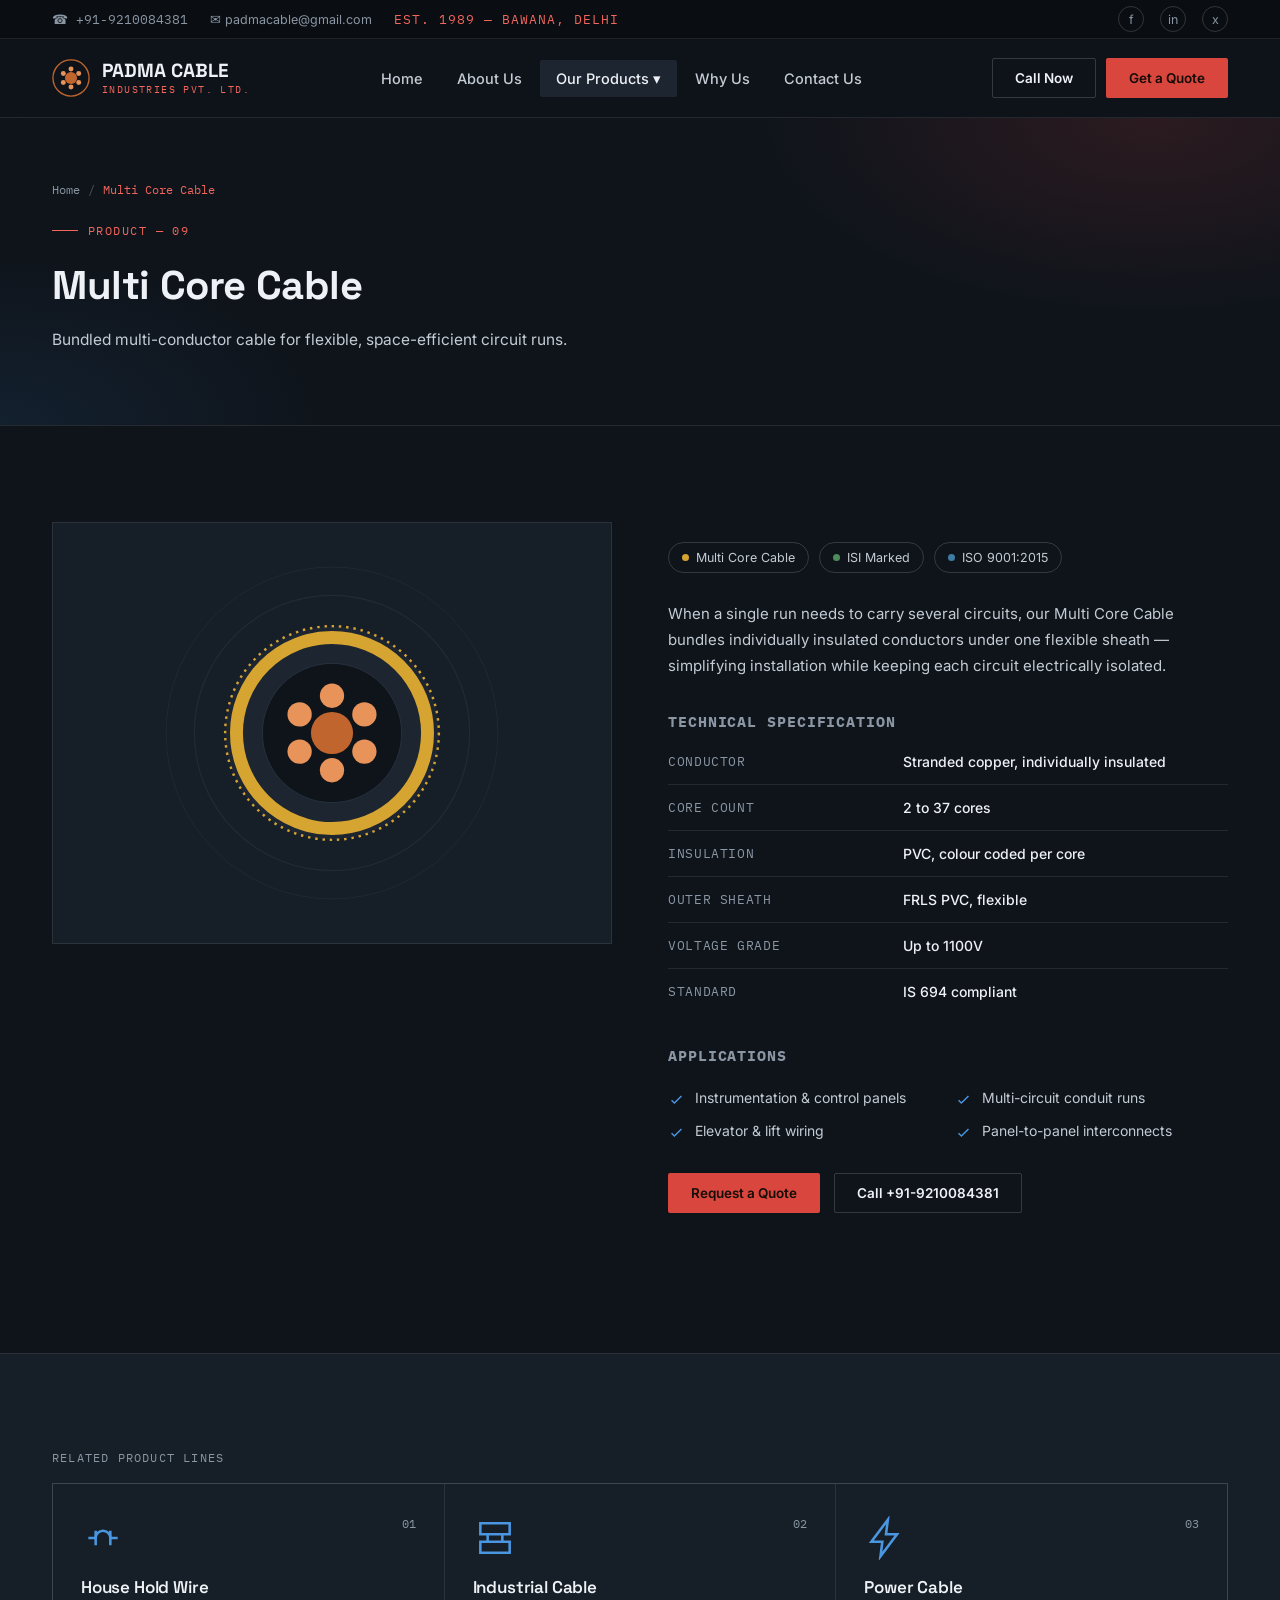
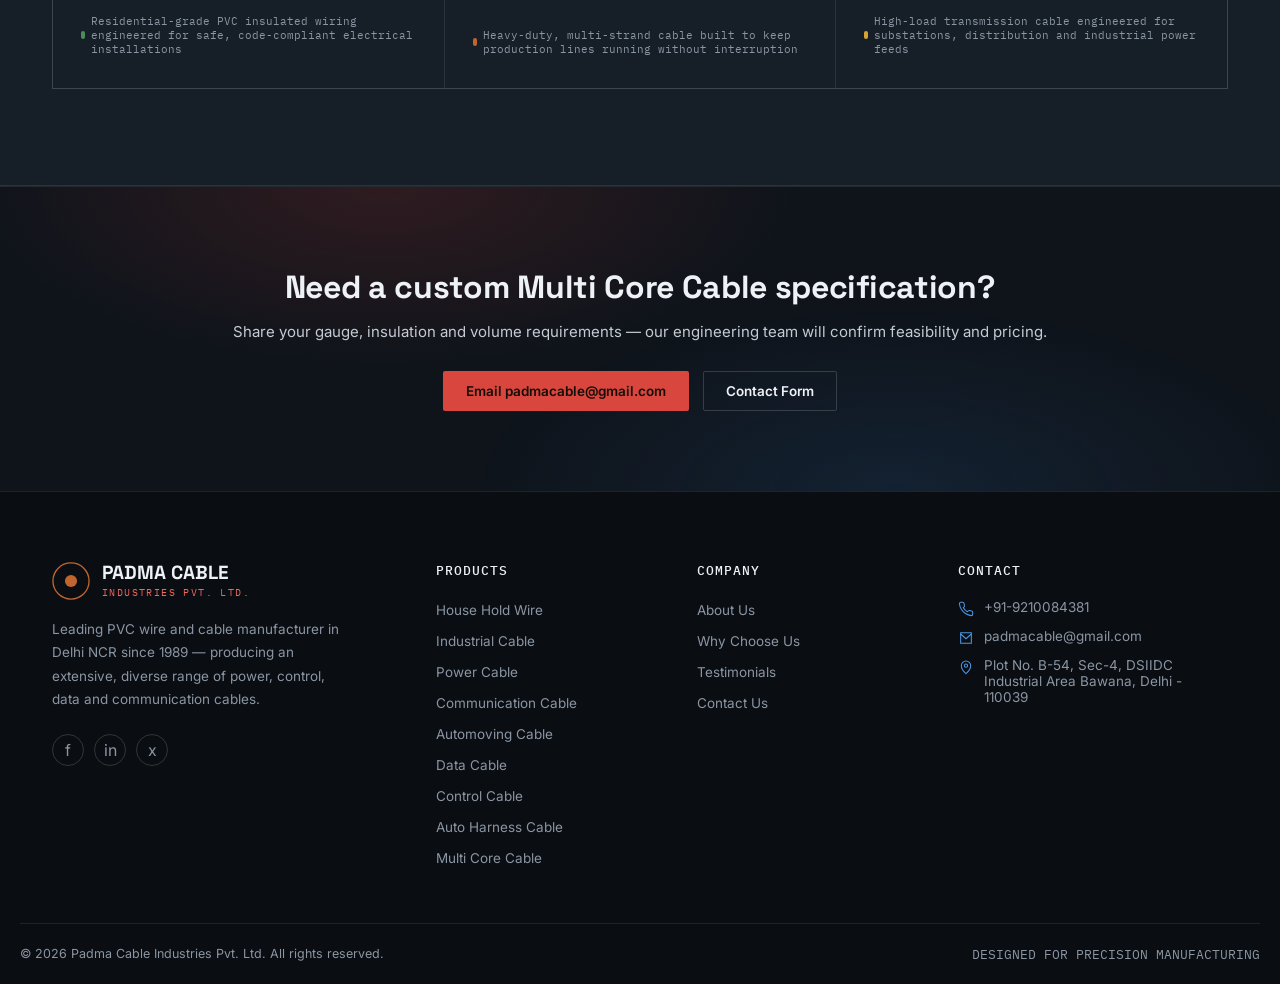
<file: padma-cable-site/multi-core-cable.html>
<!DOCTYPE html>
<html lang="en">
<head>
<meta charset="UTF-8">
<meta name="viewport" content="width=device-width, initial-scale=1.0, maximum-scale=1.0">
<title>Multi Core Cable | Padma Cable Industries Pvt. Ltd.</title>
<meta name="description" content="Bundled multi-conductor cable for flexible, space-efficient circuit runs. Manufactured by Padma Cable Industries, Delhi.">
<link rel="preconnect" href="https://fonts.googleapis.com">
<link rel="preconnect" href="https://fonts.gstatic.com" crossorigin>
<link href="https://fonts.googleapis.com/css2?family=Space+Grotesk:wght@400;500;600;700&family=Inter:wght@400;500;600;700;800&family=IBM+Plex+Mono:wght@400;500;600&display=swap" rel="stylesheet">
<link rel="stylesheet" href="style.css">

</head>
<body>
<div class="utility-bar">
  <div class="wrap">
    <div class="utility-left">
      <span class="mono">&#9742; +91-9210084381</span>
      <span>&#9993; padmacable@gmail.com</span>
      <span class="est-tag">EST. 1989 &mdash; BAWANA, DELHI</span>
    </div>
    <div class="utility-right">
      <a href="https://www.facebook.com/p/Padma-Cable-Industries-100066925981080/" aria-label="Facebook" target="_blank" rel="noopener">f</a>
      <a href="https://linkedin.com/" aria-label="LinkedIn" target="_blank" rel="noopener">in</a>
      <a href="https://twitter.com/" aria-label="Twitter" target="_blank" rel="noopener">x</a>
    </div>
  </div>
</div>
<header>
  <div class="wrap nav">
    <a class="logo" href="index.html">
      <svg class="logo-mark" viewBox="0 0 40 40" fill="none">
        <circle cx="20" cy="20" r="19" stroke="#C1652E" stroke-width="1.4"/>
        <circle cx="20" cy="20" r="6.4" fill="#C1652E"/>
        <circle cx="20" cy="10.6" r="2.6" fill="#E8935A"/>
        <circle cx="28.1" cy="15.3" r="2.6" fill="#E8935A"/>
        <circle cx="28.1" cy="24.7" r="2.6" fill="#E8935A"/>
        <circle cx="20" cy="29.4" r="2.6" fill="#E8935A"/>
        <circle cx="11.9" cy="24.7" r="2.6" fill="#E8935A"/>
        <circle cx="11.9" cy="15.3" r="2.6" fill="#E8935A"/>
      </svg>
      <div class="logo-text">PADMA CABLE<span>INDUSTRIES PVT. LTD.</span></div>
    </a>

    <nav class="primary-nav">
      <ul>
        <li><a href="index.html">Home</a></li>
        <li><a href="about.html">About Us</a></li>
        <li class="has-drop">
          <a href="index.html#products" class="active">Our Products &#9662;</a>
          <div class="dropdown">
            <a href="house-hold-wire.html"><i></i>House Hold Wire</a>
            <a href="industrial-cable.html"><i></i>Industrial Cable</a>
            <a href="power-cable.html"><i></i>Power Cable</a>
            <a href="communication-cable.html"><i></i>Communication Cable</a>
            <a href="automoving-cable.html"><i></i>Automoving Cable</a>
            <a href="data-cable.html"><i></i>Data Cable</a>
            <a href="control-cable.html"><i></i>Control Cable</a>
            <a href="auto-harness-cable.html"><i></i>Auto Harness Cable</a>
            <a href="multi-core-cable.html"><i></i>Multi Core Cable</a>
          </div>
        </li>
        <li><a href="index.html#why">Why Us</a></li>
        <li><a href="contact.html">Contact Us</a></li>
      </ul>
    </nav>

    <div class="nav-cta">
      <a class="btn btn-ghost" href="tel:+919210084381">Call Now</a>
      <a class="btn btn-primary" href="contact.html">Get a Quote</a>
      <button class="burger" id="burgerBtn" aria-label="Open menu">
        <svg width="24" height="24" viewBox="0 0 24 24" fill="none" stroke="currentColor" stroke-width="2"><line x1="3" y1="6" x2="21" y2="6"/><line x1="3" y1="12" x2="21" y2="12"/><line x1="3" y1="18" x2="21" y2="18"/></svg>
      </button>
    </div>
  </div>
</header>

<div class="scrim" id="scrim"></div>
<div class="mobile-nav" id="mobileNav">
  <button class="close-btn" id="closeNav" aria-label="Close menu">&#10005;</button>
  <ul>
    <li><a href="index.html">Home</a></li>
    <li><a href="about.html">About Us</a></li>
    <li><a href="index.html#products">Our Products</a></li>
    <li><a href="index.html#why">Why Us</a></li>
    <li><a href="contact.html">Contact Us</a></li>
  </ul>
</div>
<section class="page-hero">
  <div class="wrap">
    <div class="breadcrumb"><a href="index.html">Home</a><span class="sep">/</span><span class="current">Multi Core Cable</span></div>
    <div class="eyebrow">Product &mdash; 09</div>
    <h1>Multi Core Cable</h1>
    <p class="lead">Bundled multi-conductor cable for flexible, space-efficient circuit runs.</p>
  </div>
</section>

<section>
  <div class="wrap detail-grid">
    <div class="detail-visual reveal">
      <svg viewBox="0 0 420 420" fill="none">
        <circle cx="210" cy="210" r="205" stroke="#212B37" stroke-width="1"/>
        <circle cx="210" cy="210" r="170" fill="#161E27" stroke="#212B37" stroke-width="1.5"/>
        <circle cx="210" cy="210" r="132" fill="#1C2530" stroke="#D6A431" stroke-width="3" stroke-dasharray="3 6"/>
        <circle cx="210" cy="210" r="118" fill="none" stroke="#D6A431" stroke-width="16"/>
        <circle cx="210" cy="210" r="86" fill="#0F141B" stroke="#2A3644" stroke-width="1"/>
        <g>
          <circle cx="210" cy="210" r="26" fill="#C1652E"/>
          <circle cx="210" cy="164" r="15" fill="#E8935A"/>
          <circle cx="250" cy="187" r="15" fill="#E8935A"/>
          <circle cx="250" cy="233" r="15" fill="#E8935A"/>
          <circle cx="210" cy="256" r="15" fill="#E8935A"/>
          <circle cx="170" cy="233" r="15" fill="#E8935A"/>
          <circle cx="170" cy="187" r="15" fill="#E8935A"/>
        </g>
      </svg>
    </div>
    <div class="reveal">
      <div class="tag-row">
        <span class="pill"><i style="background:#D6A431"></i>Multi Core Cable</span>
        <span class="pill"><i style="background:#4C8C5B"></i>ISI Marked</span>
        <span class="pill"><i style="background:#3E7CA6"></i>ISO 9001:2015</span>
      </div>
      <p style="font-size:15px;line-height:1.75;color:var(--ink-soft);">When a single run needs to carry several circuits, our Multi Core Cable bundles individually insulated conductors under one flexible sheath — simplifying installation while keeping each circuit electrically isolated.</p>

      <h3 style="font-size:15px;margin:32px 0 4px;text-transform:uppercase;letter-spacing:.06em;color:var(--ink-muted);font-family:'IBM Plex Mono',monospace;">Technical Specification</h3>
      <table class="spec-table">
<tr><td>Conductor</td><td>Stranded copper, individually insulated</td></tr>
<tr><td>Core Count</td><td>2 to 37 cores</td></tr>
<tr><td>Insulation</td><td>PVC, colour coded per core</td></tr>
<tr><td>Outer Sheath</td><td>FRLS PVC, flexible</td></tr>
<tr><td>Voltage Grade</td><td>Up to 1100V</td></tr>
<tr><td>Standard</td><td>IS 694 compliant</td></tr>
      </table>

      <h3 style="font-size:15px;margin:32px 0 4px;text-transform:uppercase;letter-spacing:.06em;color:var(--ink-muted);font-family:'IBM Plex Mono',monospace;">Applications</h3>
      <ul class="app-list">
<li><svg viewBox="0 0 24 24" fill="none" stroke="currentColor" stroke-width="2"><path d="m5 13 4 4L19 7"/></svg>Instrumentation &amp; control panels</li>
<li><svg viewBox="0 0 24 24" fill="none" stroke="currentColor" stroke-width="2"><path d="m5 13 4 4L19 7"/></svg>Multi-circuit conduit runs</li>
<li><svg viewBox="0 0 24 24" fill="none" stroke="currentColor" stroke-width="2"><path d="m5 13 4 4L19 7"/></svg>Elevator &amp; lift wiring</li>
<li><svg viewBox="0 0 24 24" fill="none" stroke="currentColor" stroke-width="2"><path d="m5 13 4 4L19 7"/></svg>Panel-to-panel interconnects</li>
      </ul>

      <div class="hero-actions" style="margin-top:32px;">
        <a class="btn btn-primary" href="contact.html">Request a Quote</a>
        <a class="btn btn-ghost" href="tel:+919210084381">Call +91-9210084381</a>
      </div>
    </div>
  </div>
</section>

<section class="products">
  <div class="wrap">
    <span class="related-label">RELATED PRODUCT LINES</span>
    <div class="product-grid">
      <div class="product-card reveal">
        <div class="product-top">
          <svg class="product-icon" viewBox="0 0 24 24" fill="none" stroke="currentColor" stroke-width="1.4"><path d="M4 12h4M16 12h4M8 12a4 4 0 0 1 8 0"/><path d="M8 8v8M16 8v8"/></svg>
          <span class="product-index mono">01</span>
        </div>
        <h3>House Hold Wire</h3>
        <span class="core-tag"><i style="background:#4C8C5B"></i>Residential-grade PVC insulated wiring engineered for safe, code-compliant electrical installations</span>
        <a class="card-link" href="house-hold-wire.html"></a>
        <svg class="arrow" width="16" height="16" viewBox="0 0 24 24" fill="none" stroke="currentColor" stroke-width="2"><path d="M7 17 17 7M7 7h10v10"/></svg>
      </div>
      <div class="product-card reveal">
        <div class="product-top">
          <svg class="product-icon" viewBox="0 0 24 24" fill="none" stroke="currentColor" stroke-width="1.4"><path d="M4 4h16v6H4zM4 14h16v6H4z"/><path d="M8 10v4M16 10v4"/></svg>
          <span class="product-index mono">02</span>
        </div>
        <h3>Industrial Cable</h3>
        <span class="core-tag"><i style="background:#C1652E"></i>Heavy-duty, multi-strand cable built to keep production lines running without interruption</span>
        <a class="card-link" href="industrial-cable.html"></a>
        <svg class="arrow" width="16" height="16" viewBox="0 0 24 24" fill="none" stroke="currentColor" stroke-width="2"><path d="M7 17 17 7M7 7h10v10"/></svg>
      </div>
      <div class="product-card reveal">
        <div class="product-top">
          <svg class="product-icon" viewBox="0 0 24 24" fill="none" stroke="currentColor" stroke-width="1.4"><path d="M13 2 4 14h6l-1 8 9-12h-6z"/></svg>
          <span class="product-index mono">03</span>
        </div>
        <h3>Power Cable</h3>
        <span class="core-tag"><i style="background:#D6A431"></i>High-load transmission cable engineered for substations, distribution and industrial power feeds</span>
        <a class="card-link" href="power-cable.html"></a>
        <svg class="arrow" width="16" height="16" viewBox="0 0 24 24" fill="none" stroke="currentColor" stroke-width="2"><path d="M7 17 17 7M7 7h10v10"/></svg>
      </div>
    </div>
  </div>
</section>

<section class="cta-band">
  <div class="wrap">
    <h2>Need a custom Multi Core Cable specification?</h2>
    <p>Share your gauge, insulation and volume requirements &mdash; our engineering team will confirm feasibility and pricing.</p>
    <div class="btn-row">
      <a class="btn btn-primary" href="mailto:padmacable@gmail.com">Email padmacable@gmail.com</a>
      <a class="btn btn-ghost" href="contact.html">Contact Form</a>
    </div>
  </div>
</section>
<footer>
  <div class="wrap footer-grid">
    <div class="footer-brand">
      <div class="logo">
        <svg class="logo-mark" viewBox="0 0 40 40" fill="none">
          <circle cx="20" cy="20" r="19" stroke="#C1652E" stroke-width="1.4"/>
          <circle cx="20" cy="20" r="6.4" fill="#C1652E"/>
        </svg>
        <div class="logo-text">PADMA CABLE<span>INDUSTRIES PVT. LTD.</span></div>
      </div>
      <p>Leading PVC wire and cable manufacturer in Delhi NCR since 1989 &mdash; producing an extensive, diverse range of power, control, data and communication cables.</p>
      <div class="footer-social">
        <a href="https://www.facebook.com/p/Padma-Cable-Industries-100066925981080/" target="_blank" rel="noopener" aria-label="Facebook">f</a>
        <a href="https://linkedin.com/" target="_blank" rel="noopener" aria-label="LinkedIn">in</a>
        <a href="https://twitter.com/" target="_blank" rel="noopener" aria-label="Twitter">x</a>
      </div>
    </div>
    <div class="footer-col">
      <h4>Products</h4>
      <ul>
        <li><a href="house-hold-wire.html">House Hold Wire</a></li>
        <li><a href="industrial-cable.html">Industrial Cable</a></li>
        <li><a href="power-cable.html">Power Cable</a></li>
        <li><a href="communication-cable.html">Communication Cable</a></li>
        <li><a href="automoving-cable.html">Automoving Cable</a></li>
        <li><a href="data-cable.html">Data Cable</a></li>
        <li><a href="control-cable.html">Control Cable</a></li>
        <li><a href="auto-harness-cable.html">Auto Harness Cable</a></li>
        <li><a href="multi-core-cable.html">Multi Core Cable</a></li>
      </ul>
    </div>
    <div class="footer-col">
      <h4>Company</h4>
      <ul>
        <li><a href="about.html">About Us</a></li>
        <li><a href="index.html#why">Why Choose Us</a></li>
        <li><a href="index.html#testimonials">Testimonials</a></li>
        <li><a href="contact.html">Contact Us</a></li>
      </ul>
    </div>
    <div class="footer-col">
      <h4>Contact</h4>
      <ul class="footer-contact">
        <li><svg viewBox="0 0 24 24" fill="none" stroke="currentColor" stroke-width="1.6"><path d="M22 16.9v3a2 2 0 0 1-2.2 2 19.8 19.8 0 0 1-8.6-3.1 19.5 19.5 0 0 1-6-6A19.8 19.8 0 0 1 2.1 4.2 2 2 0 0 1 4.1 2h3a2 2 0 0 1 2 1.7c.1 1 .3 2 .6 2.9a2 2 0 0 1-.5 2.1L8 10a16 16 0 0 0 6 6l1.3-1.2a2 2 0 0 1 2.1-.5c.9.3 1.9.5 2.9.6a2 2 0 0 1 1.7 2z"/></svg>+91-9210084381</li>
        <li><svg viewBox="0 0 24 24" fill="none" stroke="currentColor" stroke-width="1.6"><path d="M4 4h16v16H4z"/><path d="m4 6 8 7 8-7"/></svg>padmacable@gmail.com</li>
        <li><svg viewBox="0 0 24 24" fill="none" stroke="currentColor" stroke-width="1.6"><path d="M12 22s7-6.3 7-12a7 7 0 1 0-14 0c0 5.7 7 12 7 12z"/><circle cx="12" cy="10" r="2.4"/></svg>Plot No. B-54, Sec-4, DSIIDC Industrial Area Bawana, Delhi - 110039</li>
      </ul>
    </div>
  </div>
  <div class="wrap footer-bottom">
    <span>&copy; 2026 Padma Cable Industries Pvt. Ltd. All rights reserved.</span>
    <span class="mono">DESIGNED FOR PRECISION MANUFACTURING</span>
  </div>
</footer>
<script>
  const els = document.querySelectorAll('.reveal');
  const io = new IntersectionObserver((entries)=>{
    entries.forEach(e=>{ if(e.isIntersecting){ e.target.classList.add('in'); io.unobserve(e.target); } });
  },{threshold:0.15});
  els.forEach(el=>io.observe(el));

  const burger = document.getElementById('burgerBtn');
  const mobileNav = document.getElementById('mobileNav');
  const scrim = document.getElementById('scrim');
  const closeNav = document.getElementById('closeNav');
  function openNav(){ mobileNav.classList.add('open'); scrim.classList.add('open'); }
  function shutNav(){ mobileNav.classList.remove('open'); scrim.classList.remove('open'); }
  burger.addEventListener('click', openNav);
  closeNav.addEventListener('click', shutNav);
  scrim.addEventListener('click', shutNav);
  mobileNav.querySelectorAll('a').forEach(a=>a.addEventListener('click', shutNav));
</script>
</body>
</html>
</file>
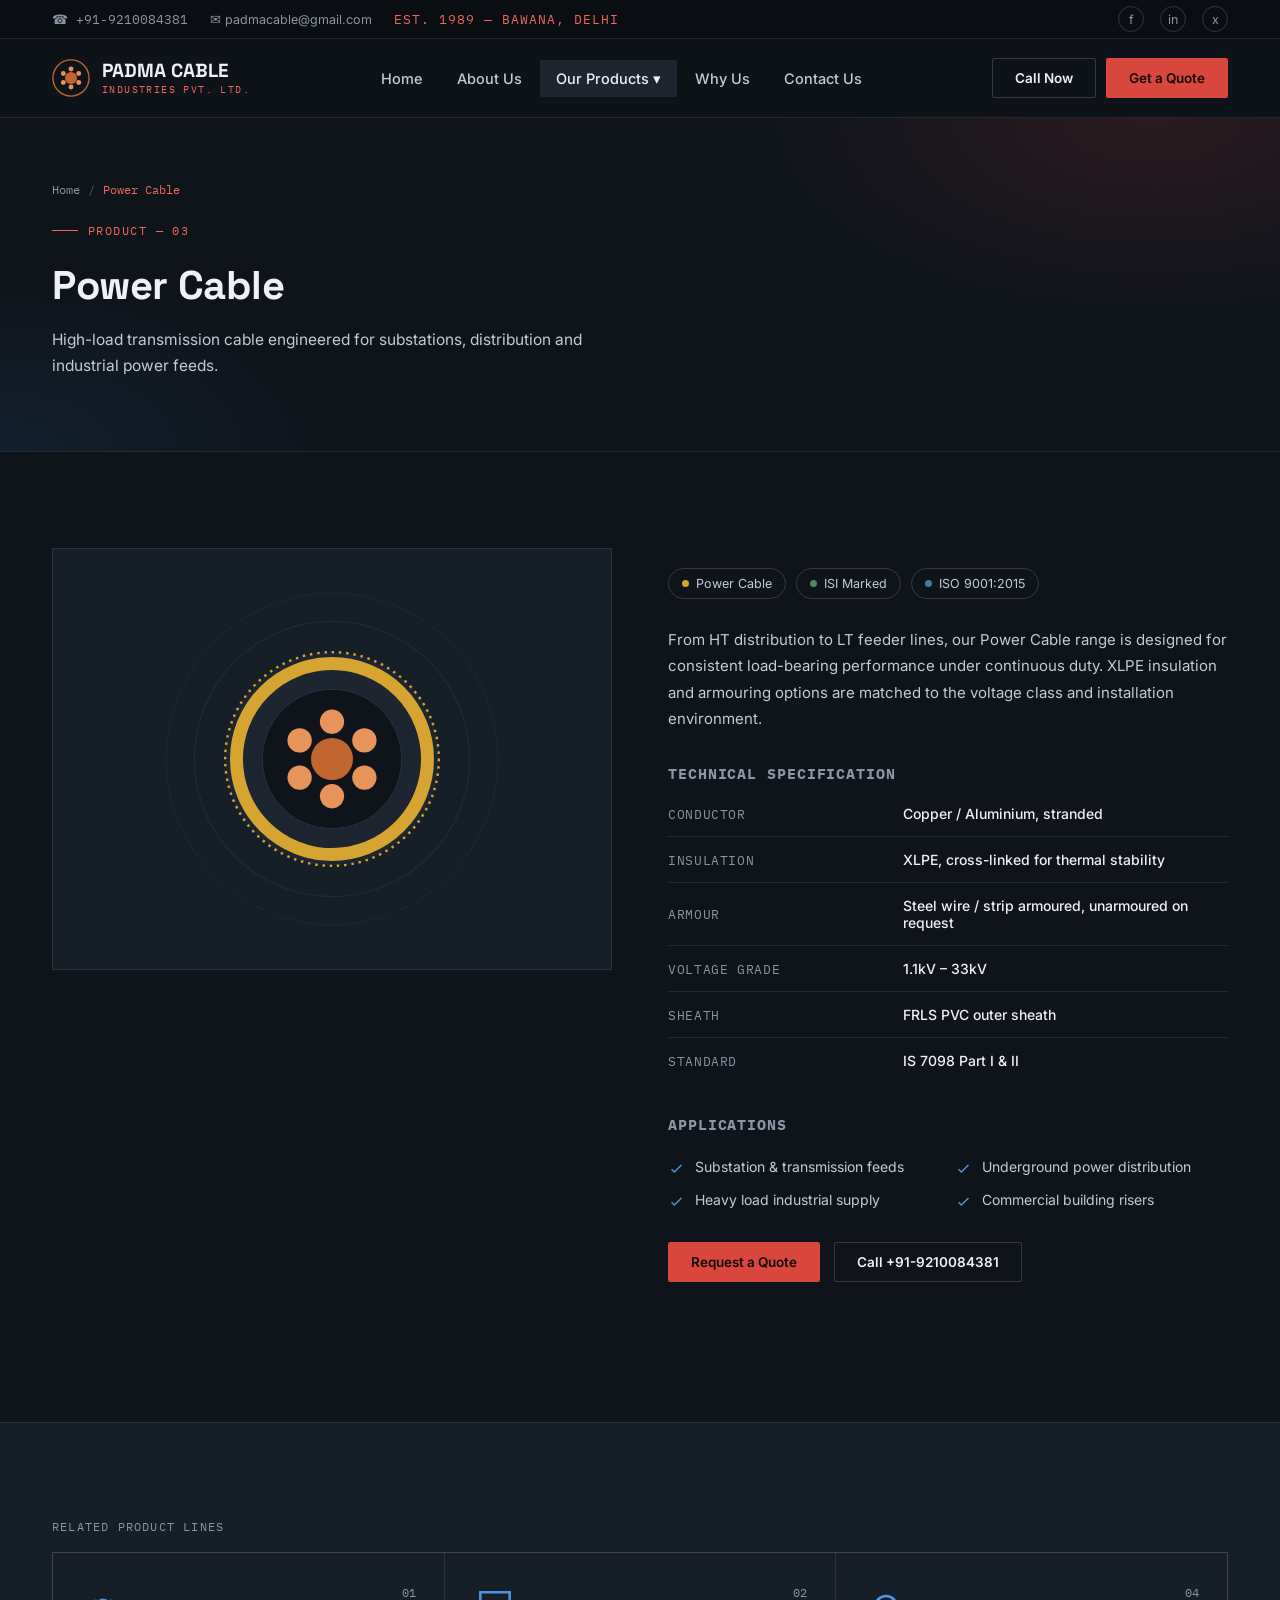
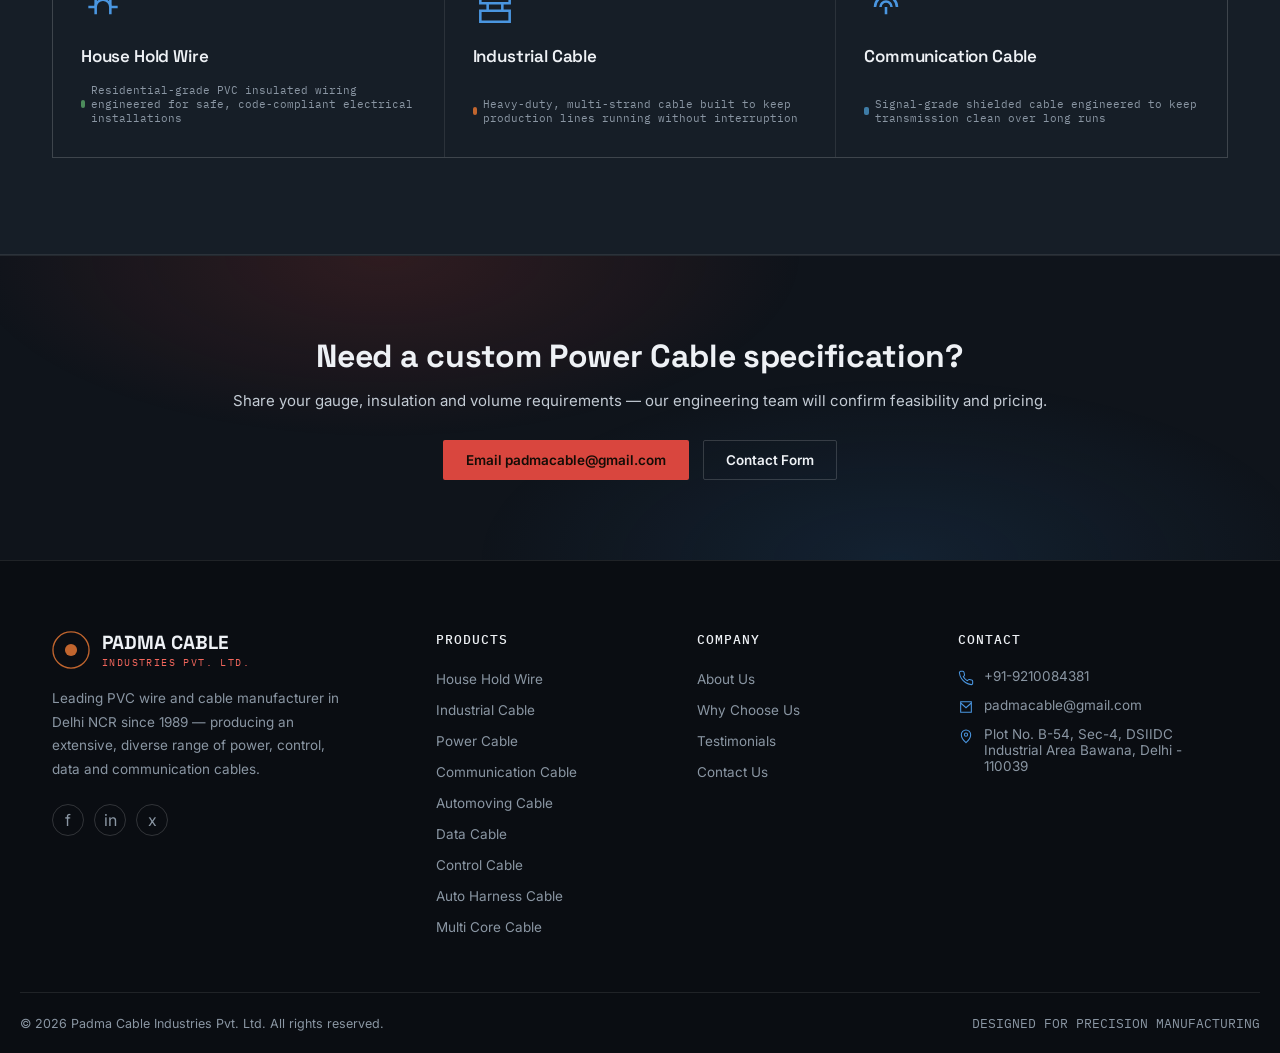
<file: padma-cable-site/power-cable.html>
<!DOCTYPE html>
<html lang="en">
<head>
<meta charset="UTF-8">
<meta name="viewport" content="width=device-width, initial-scale=1.0, maximum-scale=1.0">
<title>Power Cable | Padma Cable Industries Pvt. Ltd.</title>
<meta name="description" content="High-load transmission cable engineered for substations, distribution and industrial power feeds. Manufactured by Padma Cable Industries, Delhi.">
<link rel="preconnect" href="https://fonts.googleapis.com">
<link rel="preconnect" href="https://fonts.gstatic.com" crossorigin>
<link href="https://fonts.googleapis.com/css2?family=Space+Grotesk:wght@400;500;600;700&family=Inter:wght@400;500;600;700;800&family=IBM+Plex+Mono:wght@400;500;600&display=swap" rel="stylesheet">
<link rel="stylesheet" href="style.css">

</head>
<body>
<div class="utility-bar">
  <div class="wrap">
    <div class="utility-left">
      <span class="mono">&#9742; +91-9210084381</span>
      <span>&#9993; padmacable@gmail.com</span>
      <span class="est-tag">EST. 1989 &mdash; BAWANA, DELHI</span>
    </div>
    <div class="utility-right">
      <a href="https://www.facebook.com/p/Padma-Cable-Industries-100066925981080/" aria-label="Facebook" target="_blank" rel="noopener">f</a>
      <a href="https://linkedin.com/" aria-label="LinkedIn" target="_blank" rel="noopener">in</a>
      <a href="https://twitter.com/" aria-label="Twitter" target="_blank" rel="noopener">x</a>
    </div>
  </div>
</div>
<header>
  <div class="wrap nav">
    <a class="logo" href="index.html">
      <svg class="logo-mark" viewBox="0 0 40 40" fill="none">
        <circle cx="20" cy="20" r="19" stroke="#C1652E" stroke-width="1.4"/>
        <circle cx="20" cy="20" r="6.4" fill="#C1652E"/>
        <circle cx="20" cy="10.6" r="2.6" fill="#E8935A"/>
        <circle cx="28.1" cy="15.3" r="2.6" fill="#E8935A"/>
        <circle cx="28.1" cy="24.7" r="2.6" fill="#E8935A"/>
        <circle cx="20" cy="29.4" r="2.6" fill="#E8935A"/>
        <circle cx="11.9" cy="24.7" r="2.6" fill="#E8935A"/>
        <circle cx="11.9" cy="15.3" r="2.6" fill="#E8935A"/>
      </svg>
      <div class="logo-text">PADMA CABLE<span>INDUSTRIES PVT. LTD.</span></div>
    </a>

    <nav class="primary-nav">
      <ul>
        <li><a href="index.html">Home</a></li>
        <li><a href="about.html">About Us</a></li>
        <li class="has-drop">
          <a href="index.html#products" class="active">Our Products &#9662;</a>
          <div class="dropdown">
            <a href="house-hold-wire.html"><i></i>House Hold Wire</a>
            <a href="industrial-cable.html"><i></i>Industrial Cable</a>
            <a href="power-cable.html"><i></i>Power Cable</a>
            <a href="communication-cable.html"><i></i>Communication Cable</a>
            <a href="automoving-cable.html"><i></i>Automoving Cable</a>
            <a href="data-cable.html"><i></i>Data Cable</a>
            <a href="control-cable.html"><i></i>Control Cable</a>
            <a href="auto-harness-cable.html"><i></i>Auto Harness Cable</a>
            <a href="multi-core-cable.html"><i></i>Multi Core Cable</a>
          </div>
        </li>
        <li><a href="index.html#why">Why Us</a></li>
        <li><a href="contact.html">Contact Us</a></li>
      </ul>
    </nav>

    <div class="nav-cta">
      <a class="btn btn-ghost" href="tel:+919210084381">Call Now</a>
      <a class="btn btn-primary" href="contact.html">Get a Quote</a>
      <button class="burger" id="burgerBtn" aria-label="Open menu">
        <svg width="24" height="24" viewBox="0 0 24 24" fill="none" stroke="currentColor" stroke-width="2"><line x1="3" y1="6" x2="21" y2="6"/><line x1="3" y1="12" x2="21" y2="12"/><line x1="3" y1="18" x2="21" y2="18"/></svg>
      </button>
    </div>
  </div>
</header>

<div class="scrim" id="scrim"></div>
<div class="mobile-nav" id="mobileNav">
  <button class="close-btn" id="closeNav" aria-label="Close menu">&#10005;</button>
  <ul>
    <li><a href="index.html">Home</a></li>
    <li><a href="about.html">About Us</a></li>
    <li><a href="index.html#products">Our Products</a></li>
    <li><a href="index.html#why">Why Us</a></li>
    <li><a href="contact.html">Contact Us</a></li>
  </ul>
</div>
<section class="page-hero">
  <div class="wrap">
    <div class="breadcrumb"><a href="index.html">Home</a><span class="sep">/</span><span class="current">Power Cable</span></div>
    <div class="eyebrow">Product &mdash; 03</div>
    <h1>Power Cable</h1>
    <p class="lead">High-load transmission cable engineered for substations, distribution and industrial power feeds.</p>
  </div>
</section>

<section>
  <div class="wrap detail-grid">
    <div class="detail-visual reveal">
      <svg viewBox="0 0 420 420" fill="none">
        <circle cx="210" cy="210" r="205" stroke="#212B37" stroke-width="1"/>
        <circle cx="210" cy="210" r="170" fill="#161E27" stroke="#212B37" stroke-width="1.5"/>
        <circle cx="210" cy="210" r="132" fill="#1C2530" stroke="#D6A431" stroke-width="3" stroke-dasharray="3 6"/>
        <circle cx="210" cy="210" r="118" fill="none" stroke="#D6A431" stroke-width="16"/>
        <circle cx="210" cy="210" r="86" fill="#0F141B" stroke="#2A3644" stroke-width="1"/>
        <g>
          <circle cx="210" cy="210" r="26" fill="#C1652E"/>
          <circle cx="210" cy="164" r="15" fill="#E8935A"/>
          <circle cx="250" cy="187" r="15" fill="#E8935A"/>
          <circle cx="250" cy="233" r="15" fill="#E8935A"/>
          <circle cx="210" cy="256" r="15" fill="#E8935A"/>
          <circle cx="170" cy="233" r="15" fill="#E8935A"/>
          <circle cx="170" cy="187" r="15" fill="#E8935A"/>
        </g>
      </svg>
    </div>
    <div class="reveal">
      <div class="tag-row">
        <span class="pill"><i style="background:#D6A431"></i>Power Cable</span>
        <span class="pill"><i style="background:#4C8C5B"></i>ISI Marked</span>
        <span class="pill"><i style="background:#3E7CA6"></i>ISO 9001:2015</span>
      </div>
      <p style="font-size:15px;line-height:1.75;color:var(--ink-soft);">From HT distribution to LT feeder lines, our Power Cable range is designed for consistent load-bearing performance under continuous duty. XLPE insulation and armouring options are matched to the voltage class and installation environment.</p>

      <h3 style="font-size:15px;margin:32px 0 4px;text-transform:uppercase;letter-spacing:.06em;color:var(--ink-muted);font-family:'IBM Plex Mono',monospace;">Technical Specification</h3>
      <table class="spec-table">
<tr><td>Conductor</td><td>Copper / Aluminium, stranded</td></tr>
<tr><td>Insulation</td><td>XLPE, cross-linked for thermal stability</td></tr>
<tr><td>Armour</td><td>Steel wire / strip armoured, unarmoured on request</td></tr>
<tr><td>Voltage Grade</td><td>1.1kV &ndash; 33kV</td></tr>
<tr><td>Sheath</td><td>FRLS PVC outer sheath</td></tr>
<tr><td>Standard</td><td>IS 7098 Part I &amp; II</td></tr>
      </table>

      <h3 style="font-size:15px;margin:32px 0 4px;text-transform:uppercase;letter-spacing:.06em;color:var(--ink-muted);font-family:'IBM Plex Mono',monospace;">Applications</h3>
      <ul class="app-list">
<li><svg viewBox="0 0 24 24" fill="none" stroke="currentColor" stroke-width="2"><path d="m5 13 4 4L19 7"/></svg>Substation &amp; transmission feeds</li>
<li><svg viewBox="0 0 24 24" fill="none" stroke="currentColor" stroke-width="2"><path d="m5 13 4 4L19 7"/></svg>Underground power distribution</li>
<li><svg viewBox="0 0 24 24" fill="none" stroke="currentColor" stroke-width="2"><path d="m5 13 4 4L19 7"/></svg>Heavy load industrial supply</li>
<li><svg viewBox="0 0 24 24" fill="none" stroke="currentColor" stroke-width="2"><path d="m5 13 4 4L19 7"/></svg>Commercial building risers</li>
      </ul>

      <div class="hero-actions" style="margin-top:32px;">
        <a class="btn btn-primary" href="contact.html">Request a Quote</a>
        <a class="btn btn-ghost" href="tel:+919210084381">Call +91-9210084381</a>
      </div>
    </div>
  </div>
</section>

<section class="products">
  <div class="wrap">
    <span class="related-label">RELATED PRODUCT LINES</span>
    <div class="product-grid">
      <div class="product-card reveal">
        <div class="product-top">
          <svg class="product-icon" viewBox="0 0 24 24" fill="none" stroke="currentColor" stroke-width="1.4"><path d="M4 12h4M16 12h4M8 12a4 4 0 0 1 8 0"/><path d="M8 8v8M16 8v8"/></svg>
          <span class="product-index mono">01</span>
        </div>
        <h3>House Hold Wire</h3>
        <span class="core-tag"><i style="background:#4C8C5B"></i>Residential-grade PVC insulated wiring engineered for safe, code-compliant electrical installations</span>
        <a class="card-link" href="house-hold-wire.html"></a>
        <svg class="arrow" width="16" height="16" viewBox="0 0 24 24" fill="none" stroke="currentColor" stroke-width="2"><path d="M7 17 17 7M7 7h10v10"/></svg>
      </div>
      <div class="product-card reveal">
        <div class="product-top">
          <svg class="product-icon" viewBox="0 0 24 24" fill="none" stroke="currentColor" stroke-width="1.4"><path d="M4 4h16v6H4zM4 14h16v6H4z"/><path d="M8 10v4M16 10v4"/></svg>
          <span class="product-index mono">02</span>
        </div>
        <h3>Industrial Cable</h3>
        <span class="core-tag"><i style="background:#C1652E"></i>Heavy-duty, multi-strand cable built to keep production lines running without interruption</span>
        <a class="card-link" href="industrial-cable.html"></a>
        <svg class="arrow" width="16" height="16" viewBox="0 0 24 24" fill="none" stroke="currentColor" stroke-width="2"><path d="M7 17 17 7M7 7h10v10"/></svg>
      </div>
      <div class="product-card reveal">
        <div class="product-top">
          <svg class="product-icon" viewBox="0 0 24 24" fill="none" stroke="currentColor" stroke-width="1.4"><path d="M6 12a6 6 0 0 1 12 0M9 12a3 3 0 0 1 6 0M12 12v4"/></svg>
          <span class="product-index mono">04</span>
        </div>
        <h3>Communication Cable</h3>
        <span class="core-tag"><i style="background:#3E7CA6"></i>Signal-grade shielded cable engineered to keep transmission clean over long runs</span>
        <a class="card-link" href="communication-cable.html"></a>
        <svg class="arrow" width="16" height="16" viewBox="0 0 24 24" fill="none" stroke="currentColor" stroke-width="2"><path d="M7 17 17 7M7 7h10v10"/></svg>
      </div>
    </div>
  </div>
</section>

<section class="cta-band">
  <div class="wrap">
    <h2>Need a custom Power Cable specification?</h2>
    <p>Share your gauge, insulation and volume requirements &mdash; our engineering team will confirm feasibility and pricing.</p>
    <div class="btn-row">
      <a class="btn btn-primary" href="mailto:padmacable@gmail.com">Email padmacable@gmail.com</a>
      <a class="btn btn-ghost" href="contact.html">Contact Form</a>
    </div>
  </div>
</section>
<footer>
  <div class="wrap footer-grid">
    <div class="footer-brand">
      <div class="logo">
        <svg class="logo-mark" viewBox="0 0 40 40" fill="none">
          <circle cx="20" cy="20" r="19" stroke="#C1652E" stroke-width="1.4"/>
          <circle cx="20" cy="20" r="6.4" fill="#C1652E"/>
        </svg>
        <div class="logo-text">PADMA CABLE<span>INDUSTRIES PVT. LTD.</span></div>
      </div>
      <p>Leading PVC wire and cable manufacturer in Delhi NCR since 1989 &mdash; producing an extensive, diverse range of power, control, data and communication cables.</p>
      <div class="footer-social">
        <a href="https://www.facebook.com/p/Padma-Cable-Industries-100066925981080/" target="_blank" rel="noopener" aria-label="Facebook">f</a>
        <a href="https://linkedin.com/" target="_blank" rel="noopener" aria-label="LinkedIn">in</a>
        <a href="https://twitter.com/" target="_blank" rel="noopener" aria-label="Twitter">x</a>
      </div>
    </div>
    <div class="footer-col">
      <h4>Products</h4>
      <ul>
        <li><a href="house-hold-wire.html">House Hold Wire</a></li>
        <li><a href="industrial-cable.html">Industrial Cable</a></li>
        <li><a href="power-cable.html">Power Cable</a></li>
        <li><a href="communication-cable.html">Communication Cable</a></li>
        <li><a href="automoving-cable.html">Automoving Cable</a></li>
        <li><a href="data-cable.html">Data Cable</a></li>
        <li><a href="control-cable.html">Control Cable</a></li>
        <li><a href="auto-harness-cable.html">Auto Harness Cable</a></li>
        <li><a href="multi-core-cable.html">Multi Core Cable</a></li>
      </ul>
    </div>
    <div class="footer-col">
      <h4>Company</h4>
      <ul>
        <li><a href="about.html">About Us</a></li>
        <li><a href="index.html#why">Why Choose Us</a></li>
        <li><a href="index.html#testimonials">Testimonials</a></li>
        <li><a href="contact.html">Contact Us</a></li>
      </ul>
    </div>
    <div class="footer-col">
      <h4>Contact</h4>
      <ul class="footer-contact">
        <li><svg viewBox="0 0 24 24" fill="none" stroke="currentColor" stroke-width="1.6"><path d="M22 16.9v3a2 2 0 0 1-2.2 2 19.8 19.8 0 0 1-8.6-3.1 19.5 19.5 0 0 1-6-6A19.8 19.8 0 0 1 2.1 4.2 2 2 0 0 1 4.1 2h3a2 2 0 0 1 2 1.7c.1 1 .3 2 .6 2.9a2 2 0 0 1-.5 2.1L8 10a16 16 0 0 0 6 6l1.3-1.2a2 2 0 0 1 2.1-.5c.9.3 1.9.5 2.9.6a2 2 0 0 1 1.7 2z"/></svg>+91-9210084381</li>
        <li><svg viewBox="0 0 24 24" fill="none" stroke="currentColor" stroke-width="1.6"><path d="M4 4h16v16H4z"/><path d="m4 6 8 7 8-7"/></svg>padmacable@gmail.com</li>
        <li><svg viewBox="0 0 24 24" fill="none" stroke="currentColor" stroke-width="1.6"><path d="M12 22s7-6.3 7-12a7 7 0 1 0-14 0c0 5.7 7 12 7 12z"/><circle cx="12" cy="10" r="2.4"/></svg>Plot No. B-54, Sec-4, DSIIDC Industrial Area Bawana, Delhi - 110039</li>
      </ul>
    </div>
  </div>
  <div class="wrap footer-bottom">
    <span>&copy; 2026 Padma Cable Industries Pvt. Ltd. All rights reserved.</span>
    <span class="mono">DESIGNED FOR PRECISION MANUFACTURING</span>
  </div>
</footer>
<script>
  const els = document.querySelectorAll('.reveal');
  const io = new IntersectionObserver((entries)=>{
    entries.forEach(e=>{ if(e.isIntersecting){ e.target.classList.add('in'); io.unobserve(e.target); } });
  },{threshold:0.15});
  els.forEach(el=>io.observe(el));

  const burger = document.getElementById('burgerBtn');
  const mobileNav = document.getElementById('mobileNav');
  const scrim = document.getElementById('scrim');
  const closeNav = document.getElementById('closeNav');
  function openNav(){ mobileNav.classList.add('open'); scrim.classList.add('open'); }
  function shutNav(){ mobileNav.classList.remove('open'); scrim.classList.remove('open'); }
  burger.addEventListener('click', openNav);
  closeNav.addEventListener('click', shutNav);
  scrim.addEventListener('click', shutNav);
  mobileNav.querySelectorAll('a').forEach(a=>a.addEventListener('click', shutNav));
</script>
</body>
</html>
</file>
<file: padma-cable-site/style.css>
:root{
  --bg-base:#0F141B;
  --bg-panel:#161E27;
  --bg-panel-alt:#1C2530;
  --bg-raised:#212B37;
  --copper:#D9463E;
  --copper-bright:#F2665C;
  --copper-dim:#7A2620;
  --ink:#EEF1F5;
  --ink-soft:#C3CBD4;
  --ink-muted:#8A96A3;
  --line:rgba(255,255,255,0.09);
  --line-strong:rgba(255,255,255,0.16);
  --red:#D9463E;
  --blue:#2E77BD;
  --blue-bright:#4A96E0;
  --yellow:#D6A431;
  --green:#4C8C5B;
  --radius:2px;
  --maxw:1240px;
}
*{box-sizing:border-box;}
html{scroll-behavior:smooth;}
body{
  margin:0;
  background:var(--bg-base);
  color:var(--ink);
  font-family:'Inter',sans-serif;
  -webkit-font-smoothing:antialiased;
  overflow-x:hidden;
}
h1,h2,h3,h4{
  font-family:'Space Grotesk',sans-serif;
  margin:0;
  letter-spacing:-0.01em;
}
.mono{font-family:'IBM Plex Mono',monospace;}
a{color:inherit;text-decoration:none;}
img{max-width:100%;display:block;}
.wrap{max-width:var(--maxw);margin:0 auto;padding:0 32px;}
::selection{background:var(--copper);color:#0F141B;}
:focus-visible{outline:2px solid var(--copper-bright);outline-offset:3px;}

/* ===== Utility bar ===== */
.utility-bar
{background:#0A0D12;
  border-bottom:1px solid var(--line);
  font-size:12.5px;
  color:var(--ink-muted);}
.utility-bar .wrap{display:flex;justify-content:space-between;align-items:center;height:38px;}
.utility-left{display:flex;gap:22px;}
.utility-left span{display:flex;align-items:center;gap:7px;}
.utility-right{display:flex;gap:16px;align-items:center;}
.utility-right a{width:26px;height:26px;border:1px solid var(--line-strong);border-radius:50%;display:flex;align-items:center;justify-content:center;color:var(--ink-muted);transition:.2s;}
.utility-right a:hover{border-color:var(--blue);color:var(--blue-bright);}
.est-tag{color:var(--copper-bright);letter-spacing:.08em;font-family:'IBM Plex Mono',monospace;}

/* ===== Header ===== */
header{position:sticky;top:0;z-index:100;background:rgba(15,20,27,0.88);backdrop-filter:blur(10px);border-bottom:1px solid var(--line);}
.nav{display:flex;align-items:center;justify-content:space-between;height:78px;}
.logo{display:flex;align-items:center;gap:12px;}
.logo-mark{width:38px;height:38px;flex-shrink:0;}
.logo-text{font-family:'Space Grotesk',sans-serif;font-weight:700;font-size:19px;line-height:1.1;}
.logo-text span{display:block;font-family:'IBM Plex Mono',monospace;font-weight:400;font-size:10px;letter-spacing:.14em;color:var(--copper-bright);margin-top:3px;}
nav.primary-nav{display:flex;gap:6px;align-items:center;}
nav.primary-nav > ul{display:flex;list-style:none;margin:0;padding:0;gap:2px;}
nav.primary-nav > ul > li{position:relative;}
nav.primary-nav > ul > li > a{display:block;padding:10px 16px;font-size:14.5px;font-weight:500;color:var(--ink-soft);border-radius:var(--radius);transition:.2s;}
nav.primary-nav > ul > li > a:hover,nav.primary-nav > ul > li > a.active{color:var(--ink);background:var(--bg-panel-alt);}
.has-drop:hover .dropdown{opacity:1;visibility:visible;transform:translateY(0);}
.dropdown{position:absolute;top:100%;left:0;background:var(--bg-panel-alt);border:1px solid var(--line-strong);min-width:220px;padding:8px;opacity:0;visibility:hidden;transform:translateY(6px);transition:.18s;box-shadow:0 20px 40px rgba(0,0,0,0.4);}
.dropdown a{display:flex;align-items:center;gap:9px;padding:9px 12px;font-size:13.5px;color:var(--ink-soft);border-radius:var(--radius);}
.dropdown a:hover{background:var(--bg-raised);color:var(--blue-bright);}
.dropdown i{width:6px;height:6px;border-radius:50%;background:var(--copper);flex-shrink:0;}
.btn{display:inline-flex;align-items:center;gap:8px;padding:11px 22px;font-size:13.5px;font-weight:600;border-radius:var(--radius);cursor:pointer;border:1px solid transparent;transition:.2s;white-space:nowrap;font-family:'Inter',sans-serif;}
.btn-primary{background:var(--copper);color:#140C06;}
.btn-primary:hover{background:var(--copper-bright);}
.btn-ghost{border-color:var(--line-strong);color:var(--ink);}
.btn-ghost:hover{border-color:var(--blue);color:var(--blue-bright);}
.nav-cta{display:flex;align-items:center;gap:10px;}
.burger{display:none;background:none;border:none;color:var(--ink);cursor:pointer;padding:8px;}

/* ===== Hero (home) ===== */
.hero{position:relative;padding:88px 0 70px;overflow:hidden;}
.hero::before{content:"";position:absolute;inset:0;background:radial-gradient(700px 400px at 82% 8%, rgba(217,70,62,0.16), transparent 60%),radial-gradient(650px 420px at 8% 90%, rgba(46,119,189,0.16), transparent 60%),repeating-linear-gradient(90deg, rgba(255,255,255,0.025) 0px, rgba(255,255,255,0.025) 1px, transparent 1px, transparent 64px);pointer-events:none;}
.hero-grid{display:grid;grid-template-columns:1.05fr 0.95fr;gap:50px;align-items:center;position:relative;}
.eyebrow{display:inline-flex;align-items:center;gap:10px;font-family:'IBM Plex Mono',monospace;font-size:12px;letter-spacing:.12em;color:var(--copper-bright);text-transform:uppercase;margin-bottom:22px;}
.eyebrow::before{content:"";width:26px;height:1px;background:var(--copper-bright);}
.hero h1{font-size:52px;line-height:1.07;font-weight:700;color:var(--ink);max-width:640px;}
.hero h1 em{font-style:normal;color:var(--copper-bright);}
.hero p.lead{margin:22px 0 32px;font-size:16.5px;line-height:1.7;color:var(--ink-soft);max-width:520px;}
.hero-actions{display:flex;gap:14px;margin-bottom:44px;flex-wrap:wrap;}
.hero-stats{display:flex;gap:0;border-top:1px solid var(--line);padding-top:26px;max-width:560px;}
.hero-stats div{flex:1;padding-right:18px;border-right:1px solid var(--line);}
.hero-stats div:last-child{border-right:none;}
.hero-stats b{display:block;font-family:'IBM Plex Mono',monospace;font-size:26px;color:var(--ink);font-weight:600;}
.hero-stats span{font-size:12px;color:var(--ink-muted);}
.hero-visual{position:relative;display:flex;align-items:center;justify-content:center;}
.hero-visual svg{width:100%;max-width:440px;height:auto;}
.spec-chip{position:absolute;background:var(--bg-panel);border:1px solid var(--line-strong);padding:9px 13px;font-family:'IBM Plex Mono',monospace;font-size:11.5px;color:var(--ink-soft);display:flex;align-items:center;gap:8px;box-shadow:0 12px 30px rgba(0,0,0,0.35);}
.spec-chip i{width:7px;height:7px;border-radius:50%;flex-shrink:0;}
.chip-1{top:6%;left:-2%;}
.chip-2{bottom:10%;right:-4%;}
.chip-3{top:44%;right:6%;}

/* ===== Inner page hero ===== */
.page-hero{position:relative;padding:64px 0 56px;overflow:hidden;border-bottom:1px solid var(--line);}
.page-hero::before{content:"";position:absolute;inset:0;background:radial-gradient(600px 300px at 90% 0%, rgba(217,70,62,0.14), transparent 65%),radial-gradient(500px 260px at 0% 100%, rgba(46,119,189,0.12), transparent 65%);pointer-events:none;}
.breadcrumb{display:flex;align-items:center;gap:8px;font-family:'IBM Plex Mono',monospace;font-size:12px;color:var(--ink-muted);margin-bottom:18px;position:relative;}
.breadcrumb a{color:var(--ink-muted);}
.breadcrumb a:hover{color:var(--blue-bright);}
.breadcrumb .sep{opacity:.5;}
.breadcrumb .current{color:var(--copper-bright);}
.page-hero h1{font-size:40px;position:relative;max-width:700px;}
.page-hero p.lead{margin-top:16px;font-size:15.5px;color:var(--ink-soft);max-width:600px;line-height:1.7;position:relative;}

/* ===== Section shared ===== */
section{padding:96px 0;}
.section-head{max-width:640px;margin-bottom:56px;}
.section-head .eyebrow{margin-bottom:16px;}
.section-head h2{font-size:34px;font-weight:700;line-height:1.2;}
.section-head p{margin-top:16px;font-size:15.5px;color:var(--ink-soft);line-height:1.7;}
.divider{height:1px;background:var(--line);border:none;}

/* ===== Products grid (home + related) ===== */
.products{background:var(--bg-panel);border-top:1px solid var(--line);border-bottom:1px solid var(--line);}
.product-grid{display:grid;grid-template-columns:repeat(3,1fr);gap:1px;background:var(--line);border:1px solid var(--line);}
.product-card{background:var(--bg-panel);padding:32px 28px;position:relative;transition:.25s;display:flex;flex-direction:column;gap:16px;min-height:190px;}
.product-card:hover{background:var(--bg-panel-alt);}
.product-top{display:flex;justify-content:space-between;align-items:flex-start;}
.product-icon{width:44px;height:44px;color:var(--blue-bright);}
.product-index{font-family:'IBM Plex Mono',monospace;font-size:12px;color:var(--ink-muted);}
.product-card h3{font-size:17px;font-weight:600;color:var(--ink);}
.product-card .core-tag{display:inline-flex;align-items:center;gap:6px;font-size:11px;font-family:'IBM Plex Mono',monospace;color:var(--ink-muted);margin-top:auto;}
.product-card .core-tag i{width:8px;height:8px;border-radius:2px;}
.product-card a.card-link{position:absolute;inset:0;}
.product-card .arrow{position:absolute;top:28px;right:28px;color:var(--ink-muted);opacity:0;transform:translate(-4px,4px);transition:.25s;}
.product-card:hover .arrow{opacity:1;transform:translate(0,0);color:var(--blue-bright);}

/* ===== Why choose us ===== */
.why-grid{display:grid;grid-template-columns:repeat(3,1fr);gap:28px;}
.why-card{background:var(--bg-panel);border:1px solid var(--line);padding:34px 30px;border-top:2px solid var(--copper);}
.why-num{font-family:'IBM Plex Mono',monospace;color:var(--copper-bright);font-size:12px;letter-spacing:.1em;margin-bottom:18px;display:block;}
.why-card h3{font-size:19px;margin-bottom:12px;font-weight:600;}
.why-card p{font-size:14.5px;color:var(--ink-soft);line-height:1.7;margin:0;}

/* ===== Trust banner ===== */
.trust-banner{background:linear-gradient(120deg,#171F28,#12181F 60%);border-top:1px solid var(--line);border-bottom:1px solid var(--line);padding:64px 0;}
.trust-flex{display:flex;align-items:center;justify-content:space-between;gap:40px;flex-wrap:wrap;}
.trust-flex h2{font-size:27px;max-width:480px;line-height:1.3;font-weight:600;}
.trust-flex .btn-row{display:flex;gap:14px;flex-wrap:wrap;}

/* ===== Certifications strip ===== */
.certs{padding:52px 0;border-bottom:1px solid var(--line);}
.certs-inner{display:flex;align-items:center;justify-content:space-between;gap:30px;flex-wrap:wrap;}
.certs-label{font-family:'IBM Plex Mono',monospace;font-size:11.5px;color:var(--ink-muted);letter-spacing:.1em;white-space:nowrap;}
.cert-list{display:flex;gap:34px;flex-wrap:wrap;align-items:center;}
.cert-item{display:flex;align-items:center;gap:9px;color:var(--ink-soft);font-size:13.5px;font-weight:500;}
.cert-item svg{width:20px;height:20px;color:var(--blue-bright);}

/* ===== Testimonials ===== */
.testi-grid{display:grid;grid-template-columns:repeat(3,1fr);gap:24px;}
.testi-card{background:var(--bg-panel);border:1px solid var(--line);padding:30px;display:flex;flex-direction:column;gap:18px;}
.testi-quote{font-size:14.5px;line-height:1.7;color:var(--ink-soft);}
.testi-quote::before{content:"\201C";color:var(--copper);font-size:26px;font-family:'Space Grotesk',sans-serif;line-height:0;display:block;margin-bottom:6px;}
.testi-person{display:flex;align-items:center;gap:12px;margin-top:auto;}
.testi-avatar{width:38px;height:38px;border-radius:50%;background:var(--bg-raised);display:flex;align-items:center;justify-content:center;font-family:'Space Grotesk',sans-serif;font-weight:600;color:var(--copper-bright);font-size:14px;border:1px solid var(--line-strong);}
.testi-person b{display:block;font-size:13.5px;color:var(--ink);}
.testi-person span{font-size:12px;color:var(--ink-muted);}

/* ===== CTA ===== */
.cta-band{position:relative;padding:80px 0;text-align:center;overflow:hidden;border-top:1px solid var(--line);}
.cta-band::before{content:"";position:absolute;inset:0;background:radial-gradient(600px 260px at 30% 0%, rgba(217,70,62,0.16), transparent 70%),radial-gradient(600px 260px at 70% 100%, rgba(46,119,189,0.14), transparent 70%);}
.cta-band h2{font-size:32px;position:relative;margin-bottom:14px;}
.cta-band p{color:var(--ink-soft);font-size:15px;position:relative;margin-bottom:30px;}
.cta-band .btn-row{display:flex;gap:14px;justify-content:center;position:relative;flex-wrap:wrap;}

/* ===== Footer ===== */
footer{background:#0A0D12;border-top:1px solid var(--line);padding:70px 0 0;}
.footer-grid{display:grid;grid-template-columns:1.4fr 0.9fr 0.9fr 1.1fr;gap:40px;padding-bottom:56px;}
.footer-brand p{font-size:13.5px;color:var(--ink-muted);line-height:1.75;margin:18px 0 22px;max-width:300px;}
.footer-social{display:flex;gap:10px;}
.footer-social a{width:32px;height:32px;border:1px solid var(--line-strong);border-radius:50%;display:flex;align-items:center;justify-content:center;color:var(--ink-muted);transition:.2s;}
.footer-social a:hover{border-color:var(--blue);color:var(--blue-bright);}
.footer-col h4{font-size:13px;color:var(--ink);text-transform:uppercase;letter-spacing:.08em;margin-bottom:20px;font-family:'IBM Plex Mono',monospace;font-weight:500;}
.footer-col ul{list-style:none;margin:0;padding:0;display:flex;flex-direction:column;gap:11px;}
.footer-col a{font-size:13.5px;color:var(--ink-muted);transition:.2s;}
.footer-col a:hover{color:var(--blue-bright);}
.footer-contact li{display:flex;gap:10px;align-items:flex-start;font-size:13.5px;color:var(--ink-muted);}
.footer-contact svg{width:16px;height:16px;color:var(--blue-bright);flex-shrink:0;margin-top:2px;}
.footer-bottom{border-top:1px solid var(--line);padding:22px 0;display:flex;justify-content:space-between;align-items:center;font-size:12.5px;color:var(--ink-muted);flex-wrap:wrap;gap:10px;}

/* ===== Reveal on scroll ===== */
.reveal{opacity:0;transform:translateY(18px);transition:opacity .6s ease, transform .6s ease;}
.reveal.in{opacity:1;transform:translateY(0);}

/* ===== Product detail page ===== */
.detail-grid{display:grid;grid-template-columns:1fr 1fr;gap:56px;align-items:start;}
.detail-visual{background:var(--bg-panel);border:1px solid var(--line);padding:40px;display:flex;align-items:center;justify-content:center;position:sticky;top:100px;}
.detail-visual svg{width:100%;max-width:340px;}
.spec-table{width:100%;border-collapse:collapse;margin-top:8px;}
.spec-table tr{border-bottom:1px solid var(--line);}
.spec-table tr:last-child{border-bottom:none;}
.spec-table td{padding:14px 0;font-size:14px;}
.spec-table td:first-child{color:var(--ink-muted);width:42%;font-family:'IBM Plex Mono',monospace;font-size:12.5px;text-transform:uppercase;letter-spacing:.05em;}
.spec-table td:last-child{color:var(--ink);font-weight:500;}
.tag-row{display:flex;gap:10px;flex-wrap:wrap;margin:20px 0 28px;}
.pill{display:inline-flex;align-items:center;gap:7px;padding:7px 13px;border:1px solid var(--line-strong);border-radius:20px;font-size:12.5px;color:var(--ink-soft);}
.pill i{width:7px;height:7px;border-radius:50%;}
.app-list{list-style:none;padding:0;margin:24px 0 0;display:grid;grid-template-columns:1fr 1fr;gap:14px;}
.app-list li{display:flex;gap:10px;align-items:flex-start;font-size:14px;color:var(--ink-soft);}
.app-list svg{width:17px;height:17px;color:var(--blue-bright);flex-shrink:0;margin-top:2px;}
.related-label{font-family:'IBM Plex Mono',monospace;font-size:12px;color:var(--ink-muted);letter-spacing:.1em;margin-bottom:18px;display:block;}

/* ===== About page ===== */
.timeline{position:relative;padding-left:32px;border-left:1px solid var(--line-strong);display:flex;flex-direction:column;gap:34px;}
.timeline-item{position:relative;}
.timeline-item::before{content:"";position:absolute;left:-38px;top:4px;width:11px;height:11px;border-radius:50%;background:var(--copper);border:2px solid var(--bg-base);}
.timeline-item b.mono{color:var(--copper-bright);font-size:13px;display:block;margin-bottom:6px;}
.timeline-item h3{font-size:17px;margin-bottom:8px;}
.timeline-item p{font-size:14px;color:var(--ink-soft);line-height:1.7;margin:0;max-width:520px;}
.stat-strip{display:grid;grid-template-columns:repeat(4,1fr);gap:1px;background:var(--line);border:1px solid var(--line);margin-top:56px;}
.stat-box{background:var(--bg-panel);padding:28px;text-align:center;}
.stat-box b{display:block;font-family:'IBM Plex Mono',monospace;font-size:30px;color:var(--copper-bright);}
.stat-box span{font-size:12px;color:var(--ink-muted);}
.value-grid{display:grid;grid-template-columns:repeat(2,1fr);gap:24px;}
.value-card{background:var(--bg-panel);border:1px solid var(--line);padding:28px;display:flex;gap:16px;}
.value-card svg{width:26px;height:26px;color:var(--blue-bright);flex-shrink:0;}
.value-card h4{font-size:15.5px;margin-bottom:6px;}
.value-card p{font-size:13.5px;color:var(--ink-soft);line-height:1.6;margin:0;}

/* ===== Contact page ===== */
.contact-grid{display:grid;grid-template-columns:0.9fr 1.1fr;gap:56px;align-items:start;}
.contact-cards{display:flex;flex-direction:column;gap:16px;}
.contact-card{background:var(--bg-panel);border:1px solid var(--line);padding:22px 24px;display:flex;gap:16px;align-items:flex-start;}
.contact-card svg{width:22px;height:22px;color:var(--blue-bright);flex-shrink:0;margin-top:2px;}
.contact-card h4{font-size:13.5px;color:var(--ink-muted);font-family:'IBM Plex Mono',monospace;letter-spacing:.06em;text-transform:uppercase;margin-bottom:6px;font-weight:500;}
.contact-card p{font-size:14.5px;color:var(--ink);margin:0;line-height:1.6;}
.contact-card a{color:var(--ink);}
.contact-card a:hover{color:var(--blue-bright);}
.form-panel{background:var(--bg-panel);border:1px solid var(--line);padding:36px;}
.form-row{display:grid;grid-template-columns:1fr 1fr;gap:16px;margin-bottom:16px;}
.field{display:flex;flex-direction:column;gap:8px;}
.field.full{grid-column:1/-1;}
.field label{font-size:12px;color:var(--ink-muted);font-family:'IBM Plex Mono',monospace;letter-spacing:.05em;text-transform:uppercase;}
.field input,.field select,.field textarea{
  background:var(--bg-base);border:1px solid var(--line-strong);color:var(--ink);
  padding:12px 14px;font-family:'Inter',sans-serif;font-size:14px;border-radius:var(--radius);
  resize:vertical;
}
.field input:focus,.field select:focus,.field textarea:focus{outline:none;border-color:var(--copper);}
.map-frame{width:100%;height:340px;border:1px solid var(--line);filter:grayscale(0.3) invert(0.92) contrast(0.9);margin-top:24px;}

@media (max-width:980px){
  .hero-grid{grid-template-columns:1fr;}
  .hero-visual{order:-1;margin-bottom:20px;}
  .hero h1{font-size:38px;}
  .product-grid{grid-template-columns:repeat(2,1fr);}
  .why-grid{grid-template-columns:1fr;}
  .testi-grid{grid-template-columns:1fr;}
  .footer-grid{grid-template-columns:1fr 1fr;}
  nav.primary-nav{display:none;}
  .burger{display:block;}
  .utility-bar{display:none;}
  .detail-grid{grid-template-columns:1fr;}
  .detail-visual{position:static;}
  .app-list{grid-template-columns:1fr;}
  .stat-strip{grid-template-columns:repeat(2,1fr);}
  .value-grid{grid-template-columns:1fr;}
  .contact-grid{grid-template-columns:1fr;}
}
@media (max-width:600px){
  .wrap{padding:0 20px;}
  .product-grid{grid-template-columns:1fr;}
  .footer-grid{grid-template-columns:1fr;}
  .hero-stats{flex-wrap:wrap;gap:16px;}
  .hero-stats div{flex:1 1 40%;border-right:none;padding-right:0;}
  .trust-flex{flex-direction:column;align-items:flex-start;}
  .form-row{grid-template-columns:1fr;}
  .page-hero h1{font-size:30px;}
}
@media (prefers-reduced-motion: reduce){
  *{transition:none !important;animation:none !important;}
}

/* Mobile nav drawer */
.mobile-nav{position:fixed;inset:0 0 0 auto;width:82%;max-width:340px;background:var(--bg-panel);border-left:1px solid var(--line-strong);z-index:200;transform:translateX(100%);transition:transform .3s ease;padding:26px;overflow-y:auto;}
.mobile-nav.open{transform:translateX(0);}
.mobile-nav ul{list-style:none;padding:0;margin:0;display:flex;flex-direction:column;}
.mobile-nav li a{display:block;padding:14px 4px;border-bottom:1px solid var(--line);font-size:15px;color:var(--ink-soft);}
.mobile-nav .close-btn{background:none;border:none;color:var(--ink);float:right;cursor:pointer;}
.scrim{position:fixed;inset:0;background:rgba(0,0,0,0.5);z-index:199;opacity:0;visibility:hidden;transition:.25s;}
.scrim.open{opacity:1;visibility:visible;}
</file>
